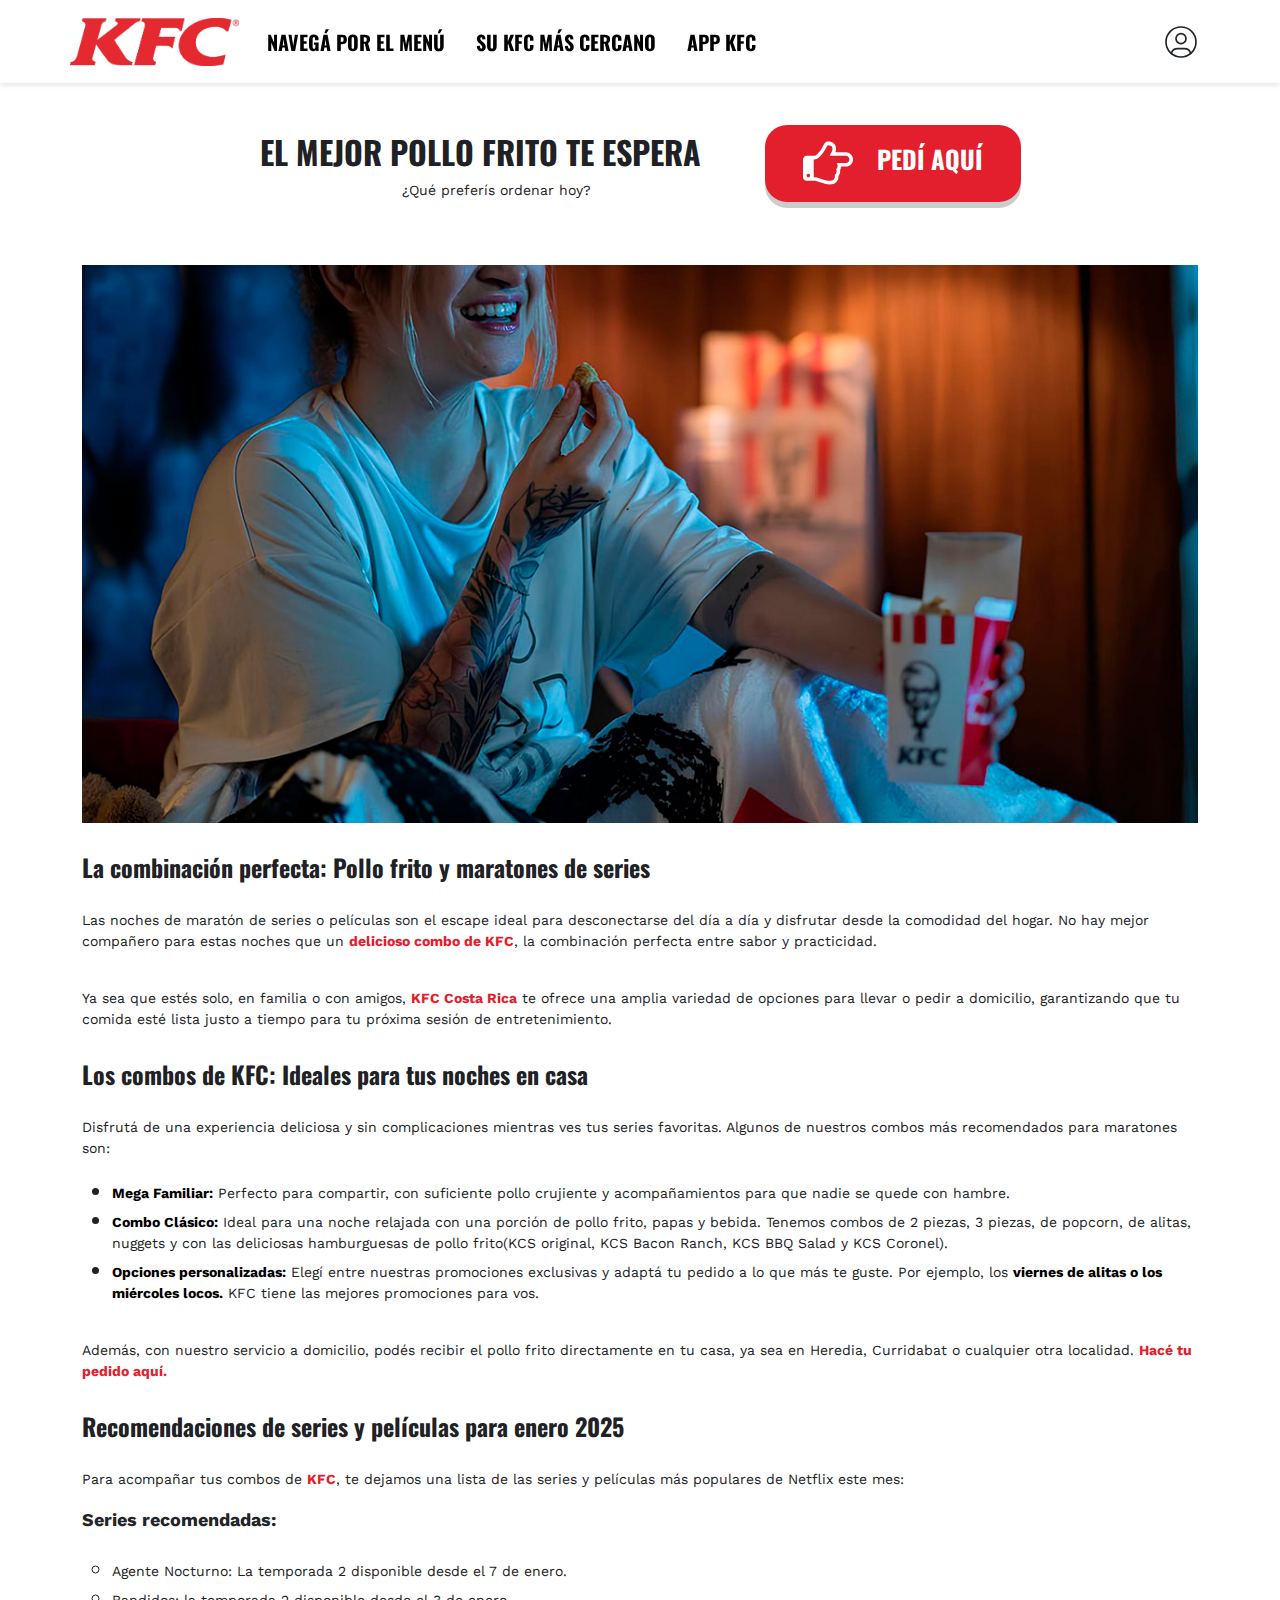
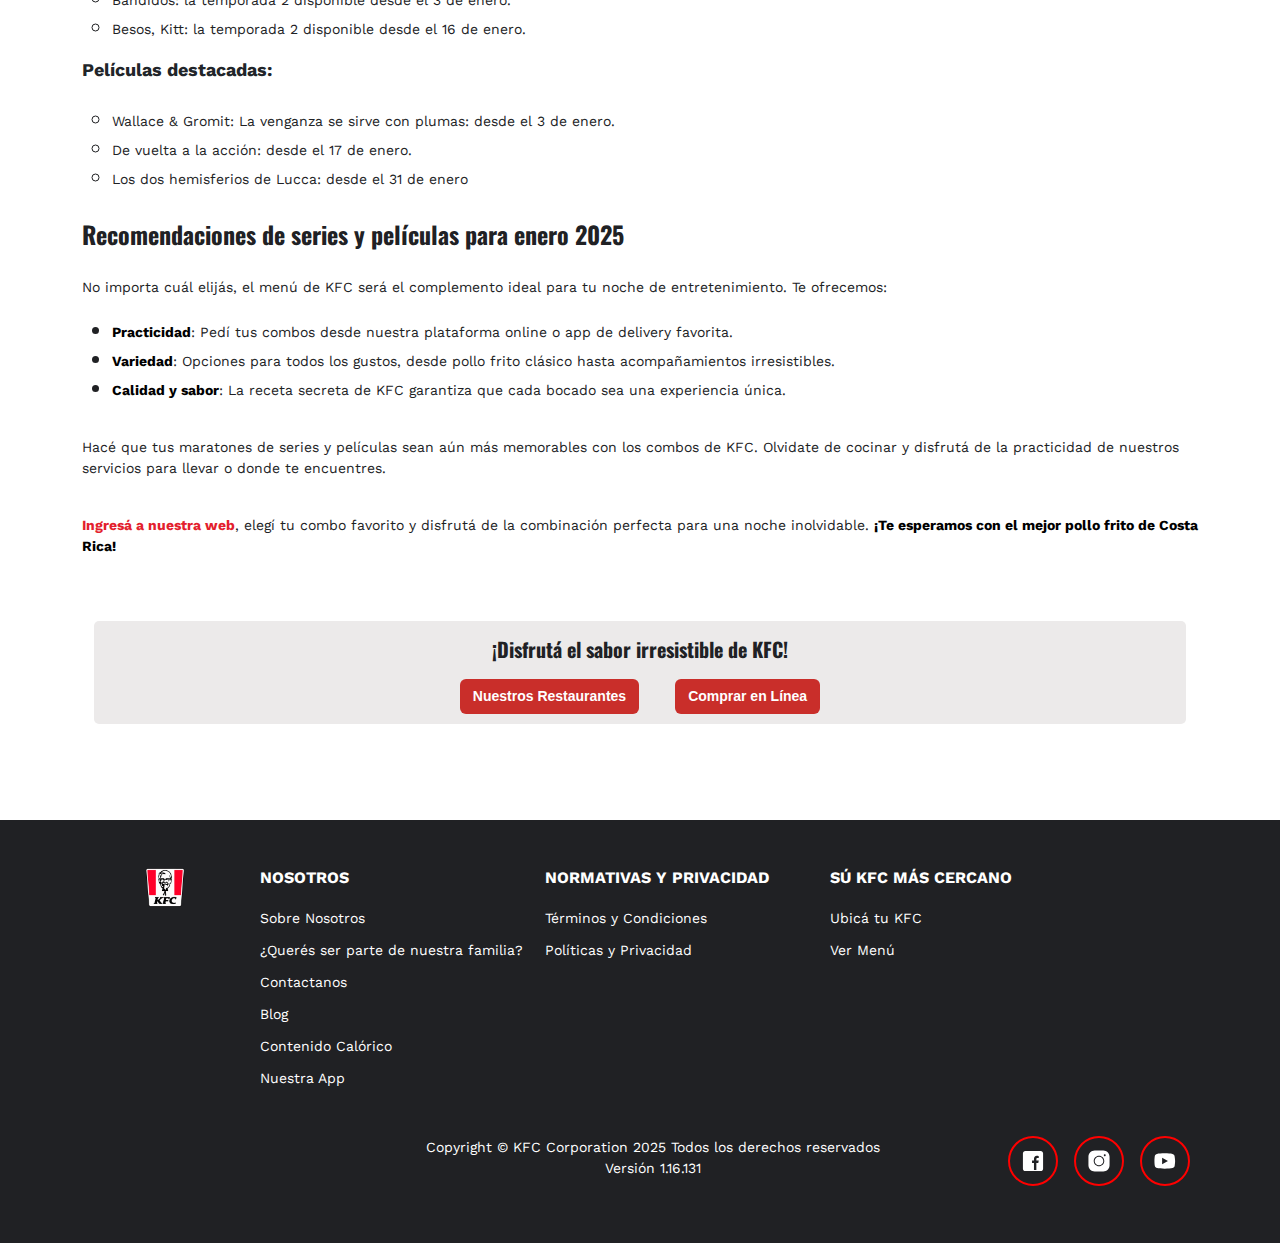
<file: artículo.html>
<!DOCTYPE html>
<html lang="en">

<head>
    <meta charset="UTF-8">
    <meta name="viewport" content="width=device-width, initial-scale=1.0">
    <link rel="shortcut icon" href="https://cdn.tictuk.com/3621329158650180/favicon.ico" type="image/x-icon">
    <title>POLLO FRITO COSTA RICA | KFC Costa Rica</title>

    <!-- BOOTSTRAP CSS -->
    <link href="https://cdn.jsdelivr.net/npm/bootstrap@5.3.3/dist/css/bootstrap.min.css" rel="stylesheet"
        integrity="sha384-QWTKZyjpPEjISv5WaRU9OFeRpok6YctnYmDr5pNlyT2bRjXh0JMhjY6hW+ALEwIH" crossorigin="anonymous">
    <script src="https://cdn.jsdelivr.net/npm/bootstrap@5.3.3/dist/js/bootstrap.bundle.min.js"
        integrity="sha384-YvpcrYf0tY3lHB60NNkmXc5s9fDVZLESaAA55NDzOxhy9GkcIdslK1eN7N6jIeHz" crossorigin="anonymous">
    </script>

    <!-- CSS -->
    <link rel="stylesheet" href="CSS/contenido_articulos.css">
    <link rel="stylesheet" href="CSS/estilos.css">

    <!-- GOOGLE FONTS -->
    <link rel="preconnect" href="https://fonts.googleapis.com">
    <link rel="preconnect" href="https://fonts.gstatic.com" crossorigin>
    <link href="https://fonts.googleapis.com/css2?family=Oswald:wght@200..700&display=swap" rel="stylesheet">

    <link rel="preconnect" href="https://fonts.googleapis.com">
    <link rel="preconnect" href="https://fonts.gstatic.com" crossorigin>
    <link href="https://fonts.googleapis.com/css2?family=Work+Sans:ital,wght@0,100..900;1,100..900&display=swap" rel="stylesheet">
</head>

<body>

    <!-- Sección - Header -->

    <header>
        <nav class="navbar navbar-expand-lg navbar-light container d-flex justify-content-between align-items-center">

            <!-- Botón hamburguesa (solo en móvil) -->
            <button class="navbar-toggler d-lg-none" type="button" data-bs-toggle="offcanvas"
                data-bs-target="#offcanvasNavbar" aria-controls="offcanvasNavbar" aria-expanded="false"
                aria-label="Toggle navigation">
                <span class="navbar-toggler-icon"></span>
            </button>

            <!-- Logo -->
            <a class="navbar-brand mx-auto mx-lg-0" href="/index.html">
                <img src="Logos KFC/logo_header.png" alt="KFC">
            </a>

            <!-- Menú de navegación (visible en desktop y tablet) -->
            <div class="collapse navbar-collapse d-lg-flex" id="navbarNav">
                <ul class="navbar-nav me-auto mb-2 mb-lg-0">
                    <li class="nav-item">
                        <a class="nav-link" href="#" data-typography="h4">NAVEGÁ POR EL MENÚ</a>
                    </li>
                    <li class="nav-item">
                        <a class="nav-link" href="#" data-typography="h4">SU KFC MÁS CERCANO</a>
                    </li>
                    <li class="nav-item">
                        <a class="nav-link" href="#" data-typography="h4">APP KFC</a>
                    </li>
                </ul>
            </div>

            <!-- Botón de usuario (visible siempre) -->
            <button class="user-icon btn" data-bs-toggle="modal" data-bs-target="#exampleModal">
                <svg xmlns="http://www.w3.org/2000/svg" width="40" height="40" viewBox="0 0 24 24" fill="none"
                    stroke="currentColor" stroke-width="1" stroke-linecap="round" stroke-linejoin="round"
                    class="icon icon-tabler icons-tabler-outline icon-tabler-user-circle">
                    <path stroke="none" d="M0 0h24v24H0z" fill="none" />
                    <path d="M12 12m-9 0a9 9 0 1 0 18 0a9 9 0 1 0 -18 0" />
                    <path d="M12 10m-3 0a3 3 0 1 0 6 0a3 3 0 1 0 -6 0" />
                    <path d="M6.168 18.849a4 4 0 0 1 3.832 -2.849h4a4 4 0 0 1 3.834 2.855" />
                </svg>
            </button>

        </nav>
    </header>

    <!-- Sección - Offcanvas Menu Hamburguesa (solo en Mobile) -->

    <div class="offcanvas offcanvas-start d-lg-none" tabindex="-1" id="offcanvasNavbar"
        aria-labelledby="offcanvasNavbarLabel">

        <div class="offcanvas-header">
            <!-- Logo en lugar de "Menú" -->
            <a class="navbar-brand mx-auto mx-lg-0" href="/index.html">
                <img src="Logos KFC/logo_header.png" alt="KFC">
            </a>
            <!-- Botón de cierre -->
            <button type="button" class="btn-close text-reset custom-close" data-bs-dismiss="offcanvas"
                aria-label="Close"></button>
        </div>

        <div class="offcanvas-body d-flex flex-column">

            <ul class="navbar-nav me-auto mb-2 mb-lg-0">

                <li class="nav-item">
                    <a class="nav-link" href="#">NAVEGÁ POR EL MENÚ</a>
                </li>
                <li class="nav-item">
                    <a class="nav-link" href="#">SU KFC MÁS CERCANO</a>
                </li>
                <li class="nav-item">
                    <a class="nav-link" href="#">APP KFC</a>
                </li>
                <li class="nav-item">
                    <div class="accordion accordion-flush" id="accordionFlushExample">
                        <div class="accordion-item">
                            <h2 class="accordion-header">
                                <button class="accordion-button collapsed" type="button" data-bs-toggle="collapse"
                                    data-bs-target="#flush-collapseOne" aria-expanded="false"
                                    aria-controls="flush-collapseOne">
                                    <a class="nav-link" id="item-accordion" href="#">HORARIOS</a>
                                </button>
                            </h2>
                            <div id="flush-collapseOne" class="accordion-collapse collapse"
                                data-bs-parent="#accordionFlushExample">
                                <div class="accordion-body">
                                    <div class="row d-flex">
                                        <div class="col-3 day">
                                            <p><b>Domingo</b></p>
                                        </div>
                                        <div class="col info">
                                            <p>00:00AM - 08:30AM</p>
                                            <p>09:00AM - 06:00PM</p>
                                        </div>
                                    </div>
                                    <div class="row d-flex">
                                        <div class="col-3 day">
                                            <p><b>Lunes</b></p>
                                        </div>
                                        <div class="col info">
                                            <p>00:00AM - 08:30AM</p>
                                            <p>09:00AM - 06:00PM</p>
                                        </div>
                                    </div>
                                    <div class="row d-flex">
                                        <div class="col-3 day">
                                            <p><b>Martes</b></p>
                                        </div>
                                        <div class="col info">
                                            <p>00:00AM - 08:30AM</p>
                                            <p>09:00AM - 06:00PM</p>
                                        </div>
                                    </div>
                                    <div class="row d-flex">
                                        <div class="col-3 day">
                                            <p><b>Miércoles</b></p>
                                        </div>
                                        <div class="col info">
                                            <p>00:00AM - 08:30AM</p>
                                            <p>09:00AM - 06:00PM</p>
                                        </div>
                                    </div>
                                    <div class="row d-flex">
                                        <div class="col-3 day">
                                            <p><b>Jueves</b></p>
                                        </div>
                                        <div class="col info">
                                            <p>00:00AM - 08:30AM</p>
                                            <p>09:00AM - 06:00PM</p>
                                        </div>
                                    </div>
                                    <div class="row d-flex">
                                        <div class="col-3 day">
                                            <p><b>Viernes</b></p>
                                        </div>
                                        <div class="col info">
                                            <p>00:00AM - 08:30AM</p>
                                            <p>09:00AM - 06:00PM</p>
                                        </div>
                                    </div>
                                </div>
                            </div>
                        </div>
                    </div>
                </li>

            </ul>

            <!-- Iconos de redes sociales -->
            <div class="social-icons-canvas mt-auto text-center">
                <button href="https://www.facebook.com/" class="me-2">
                    <img src="Iconos Redes sociales/icon_black_facebook.svg" alt="facebook" width="25px">
                </button>
                <button href="https://www.instagram.com/" class="me-2">
                    <img src="Iconos Redes sociales/icon_black_instagram.svg" alt="instragram" width="25px">
                </button>
                <button href="https://www.youtube.com/">
                    <img src="Iconos Redes sociales/icon_black_youtube.svg" alt="youtube" width="25px">
                </button>
            </div>

        </div>

    </div>

    <!-- Sección - Modal Login -->

    <div class="modal fade" id="exampleModal" tabindex="-1" aria-labelledby="exampleModalLabel" aria-hidden="true">

        <div class="modal-dialog">

            <div class="modal-content">

                <div class="modal-header">

                    <button type="button" class="btn-close btn-danger" data-bs-dismiss="modal"
                        aria-label="Close"></button>

                </div>

                <div class="modal-body">

                    <img class="modal-title img-fluid" id="exampleModalLabel" src="Logos KFC/logo_header.png" alt="KFC">

                    <h3>INICIÁ SESIÓN O CREÁ TU CUENTA KFC</h3>

                    <form>
                        <div class="mb-3">
                            <label for="input" id="correo" class="col-form-label">CORREO ELECTRÓNICO</label>
                            <input type="text" class="form-control" id="input_email"
                                placeholder="Ingresá tu correo electronico">
                        </div>
                        <div class="mb-3">
                            <label for="input" id="contraseña" class="col-form-label">CONTRASEÑA</label>
                            <input class="form-control" id="input_contraseña" placeholder="Ingresá tu contraseña">
                        </div>
                        <p>Al iniciar sesión, aceptás nuestras <a href="">Políticas de privacidad</a> así como los <a
                                href="">Términos y condiciones</a>.</p>
                        <div class="mt-3 botones_login">
                            <button type="button" class="btn-olvidasteContraseña" data-bs-dismiss="modal">¿Olvidaste la
                                contraseña?</button>
                            <button type="button" class="btn-ingresar btn-danger">INGRESAR</button>
                            <button type="button" class="btn-crearCuenta">Crear cuenta</button>
                        </div>
                    </form>

                </div>

                <div class="modal-footer">

                </div>

            </div>

        </div>

    </div>

    <!-- Sección - Pedí Aquí -->

    <section class="seccion_pediAqui">

        <div class="container">

            <div class="section-title">

                <div class="row">

                    <div class="col-1"></div>

                    <div class="seccion_pediAqui">

                        <div class="titulo_pediAqui">

                            <h1>EL MEJOR POLLO FRITO TE ESPERA</h1>
                            <p>¿Qué preferís ordenar hoy?</p>

                        </div>

                        <div class="button-container">

                            <button id="button_pediAqui">

                                <img src="iconos varios/icono_mano.svg" alt="PEDÍ AQUÍ" data-typography="h5">PEDÍ AQUÍ

                            </button>

                        </div>

                    </div>

                    <div class="col-1"></div>

                </div>

            </div>

        </div>

    </section>

    <!-- Sección - Artículo -->

    <div class="container contenido_articulo mt-5 mb-5">

        <!-- Imagen - Portada Artículo -->
        <div class=" col-sm-12 col-md-12 col-lg-12 imagen_articulo">

            <img src="imagenes_blog/combinacion_perfecta.jpg" class="img-fluid"
                alt="La combinación perfecta: Pollo frito y maratones de series">

        </div>

        <!-- Contenido - Artículo-->
        <div class="col-sm-12 col-md-12 col-lg-12">

            <h1>La combinación perfecta: Pollo frito y maratones de series</h1>

            <p>Las noches de maratón de series o películas son el escape ideal para desconectarse
                del día a día y disfrutar desde la comodidad del hogar. No hay mejor compañero para estas noches que un
                <a href="">delicioso combo de KFC</a>, la combinación perfecta entre sabor y practicidad.
            </p>

            <p>Ya sea que estés solo, en familia o con amigos, <a href="index.html">KFC Costa Rica</a> te ofrece
                una amplia variedad de opciones para llevar o pedir a domicilio, garantizando que tu comida esté lista
                justo a tiempo para tu próxima sesión de entretenimiento.
            </p>

            <h2>Los combos de KFC: Ideales para tus noches en casa</h2>

            <p>Disfrutá de una experiencia deliciosa y sin complicaciones mientras ves tus series
                favoritas. Algunos de nuestros combos más recomendados para maratones son:
            </p>

            <ul>

                <li><span>Mega Familiar:</span> Perfecto para compartir, con suficiente pollo crujiente
                    y acompañamientos para que nadie se quede con hambre.
                </li>
                <li><span>Combo Clásico:</span> Ideal para una noche relajada con una porción de pollo
                    frito, papas y bebida. Tenemos combos de 2 piezas, 3 piezas, de popcorn, de alitas, nuggets y con
                    las deliciosas hamburguesas de pollo frito(KCS original, KCS Bacon Ranch, KCS BBQ Salad y KCS Coronel).
                </li>
                <li><span>Opciones personalizadas:</span> Elegí entre nuestras promociones exclusivas y
                    adaptá tu pedido a lo que más te guste. Por ejemplo, los <span>viernes de alitas o los miércoles
                    locos.</span> KFC tiene las mejores promociones para vos.
                </li>

            </ul>

            <p>Además, con nuestro servicio a domicilio, podés recibir el pollo frito directamente
                en tu casa, ya sea en Heredia, Curridabat o cualquier otra localidad. <a href="">Hacé tu pedido aquí.</a>
            </p>

            <h2>Recomendaciones de series y películas para enero 2025</h2>

            <p>Para acompañar tus combos de <a href="index.html">KFC</a>, te dejamos una lista
                de las series y películas más populares de Netflix este mes:
            </p>

            <b>Series recomendadas:</b>

            <ul id="ul_circle">

                <li>Agente Nocturno: La temporada 2 disponible desde el 7 de enero.</li>
                <li>Bandidos: la temporada 2 disponible desde el 3 de enero.</li>
                <li>Besos, Kitt: la temporada 2 disponible desde el 16 de enero.</li>

            </ul>

            <b>Películas destacadas:</b>

            <ul id="ul_circle">

                <li>Wallace & Gromit: La venganza se sirve con plumas: desde el 3 de enero.</li>
                <li>De vuelta a la acción: desde el 17 de enero.</li>
                <li>Los dos hemisferios de Lucca: desde el 31 de enero</li>

            </ul>

            <h2>Recomendaciones de series y películas para enero 2025</h2>

            <p>No importa cuál elijás, el menú de KFC será el complemento ideal para tu noche de
                entretenimiento. Te ofrecemos:
            </p>

            <ul>

                <li><span>Practicidad</span>: Pedí tus combos desde
                    nuestra plataforma online o app de delivery favorita.
                </li>
                <li><span>Variedad</span>: Opciones para todos los
                    gustos, desde pollo frito clásico hasta acompañamientos irresistibles.
                </li>
                <li><span>Calidad y sabor</span>: La receta secreta de
                    KFC garantiza que cada bocado sea una experiencia única.
                </li>

            </ul>

            <p>Hacé que tus maratones de series y películas sean aún más memorables con los combos
                de KFC. Olvidate de cocinar y disfrutá de la practicidad de nuestros servicios para
                llevar o donde te encuentres.
            </p>

            <p><a href="">Ingresá a nuestra web</a>, elegí tu combo favorito y disfrutá de
                la combinación perfecta para una noche inolvidable. <span>¡Te esperamos con el mejor pollo
                frito de Costa Rica!</span>
            </p>

        </div>

        <!-- Botones - Artículo -->
        <div class="container d-flex justify-content-center">

            <div class="col-sm-12 col-md-12 col-lg-10 text-center botones_articulo mt-5 mb-5">

                <div class="row">

                    <div class="col-sm-12 col-md-12 col-lg-10">
                        <h3>¡Disfrutá el sabor irresistible de KFC!</h3>
                    </div>

                    <div class="col-sm-12 col-md-12 col-lg-10">

                        <div class="d-flex justify-content-center gap-3">
                            <a href="" class="btn">Nuestros Restaurantes</a>
                            <a href="" class="btn">Comprar en Línea</a>
                        </div>

                    </div>

                </div>

            </div>

        </div>

    </div>

    <!-- Sección - Footer -->

    <footer class="py-5">

        <div class="container">

            <div class="row">

                <!-- Columna 1: Logo -->
                <div class="col-md-2 text-center mb-3 mb-md-0 logokfc_footer">

                    <img src="Logos KFC/logo_KFC.png" alt="Logo KFC" class="img-fluid">

                </div>

                <!-- Columna 2: Nosotros -->
                <div class="col-md-3 mb-3 col-nosotros">

                    <div class="d-md-block d-none">

                        <h5 class="fw-bold">NOSOTROS</h5>

                        <ul class="list-unstyled">

                            <li>
                                <a href="#">Sobre Nosotros</a>
                            </li>
                            <li>
                                <a href="#">¿Querés ser parte de nuestra familia?</a>
                            </li>
                            <li>
                                <a href="#">Contactanos</a>
                            </li>
                            <li>
                                <a href="blog.html">Blog</a>
                            </li>
                            <li>
                                <a href="#">Contenido Calórico</a>
                            </li>
                            <li>
                                <a href="#">Nuestra App</a>
                            </li>

                        </ul>

                    </div>

                </div>

                <!-- Columna 3: Normativas -->
                <div class="col-md-3 mb-3 col-normativas">

                    <div class="d-md-block d-none">

                        <h5 class="fw-bold">NORMATIVAS Y PRIVACIDAD</h5>

                        <ul class="list-unstyled">
                            <li>
                                <a href="#">Términos y Condiciones</a>
                            </li>
                            <li>
                                <a href="#">Políticas y Privacidad</a>
                            </li>
                        </ul>

                    </div>

                </div>

                <!-- Columna 4: Su KFC más cercano -->
                <div class="col-md-3 mb-3 col-ubicacion">

                    <div class="d-md-block d-none">

                        <h5 class="fw-bold">SÚ KFC MÁS CERCANO</h5>

                        <ul class="list-unstyled">

                            <li><a href="#">Ubicá tu KFC</a></li>
                            <li><a href="#">Ver Menú</a></li>

                        </ul>

                    </div>

                </div>

            </div>

            <!-- Acordeón para móviles -->

            <div class="d-md-none">

                <!-- Acordeón: Nosotros -->

                <div class="accordion-item border-top border-danger">

                    <button class="accordion-button" type="button" data-bs-toggle="collapse" data-bs-target="#nosotros"
                        aria-expanded="false">
                        NOSOTROS

                        <!-- Ícono de flecha -->

                        <span class="accordion-icon">

                            <svg class="icon-caret-down" xmlns="http://www.w3.org/2000/svg" width="24" height="24"
                                viewBox="0 0 24 24" fill="currentColor">
                                <path
                                    d="M18 9c.852 0 1.297 .986 .783 1.623l-.076 .084l-6 6a1 1 0 0 1 -1.32 .083l-.094 -.083l-6 -6l-.083 -.094l-.054 -.077l-.054 -.096l-.017 -.036l-.027 -.067l-.032 -.108l-.01 -.053l-.01 -.06l-.004 -.057v-.118l.005 -.058l.009 -.06l.01 -.052l.032 -.108l.027 -.067l.07 -.132l.065 -.09l.073 -.081l.094 -.083l.077 -.054l.096 -.054l.036 -.017l.067 -.027l.108 -.032l.053 -.01l.06 -.01l.057 -.004l12.059 -.002z" />
                            </svg>

                            <svg class="icon-caret-up" xmlns="http://www.w3.org/2000/svg" width="24" height="24"
                                viewBox="0 0 24 24" fill="currentColor">
                                <path
                                    d="M11.293 7.293a1 1 0 0 1 1.32 -.083l.094 .083l6 6l.083 .094l.054 .077l.054 .096l.017 .036l.027 .067l.032 .108l.01 .053l.01 .06l.004 .057l.002 .059l-.002 .059l-.005 .058l-.009 .06l-.01 .052l-.032 .108l-.027 .067l-.07 .132l-.065 .09l-.073 .081l-.094 .083l-.077 .054l-.096 .054l-.036 .017l-.067 .027l-.108 .032l-.053 .01l-.06 .01l-.057 .004l-.059 .002h-12c-.852 0 -1.297 -.986 -.783 -1.623l.076 -.084l6 -6z" />
                            </svg>

                        </span>

                    </button>

                    <div id="nosotros" class="accordion-collapse collapse">

                        <ul class="list-unstyled px-3">

                            <li><a href="#">Sobre nosotros</a></li>
                            <li><a href="#">¿Querés ser parte de nuestra familia?</a></li>
                            <li><a href="#">Contactanos</a></li>
                            <li><a href="blog.html">Blog</a></li>
                            <li><a href="#">Contenido Calórico</a></li>
                            <li><a href="#">Nuestra App</a></li>

                        </ul>

                    </div>

                </div>

                <!-- Acordeón: Normativas -->

                <div class="accordion-item border-top  border-danger mt-2">

                    <button class="accordion-button" type="button" data-bs-toggle="collapse"
                        data-bs-target="#normativas" aria-expanded="false">
                        NORMATIVAS Y PRIVACIDAD

                        <!-- Ícono de flecha -->
                        <span class="accordion-icon">

                            <svg class="icon-caret-down" xmlns="http://www.w3.org/2000/svg" width="24" height="24"
                                viewBox="0 0 24 24" fill="currentColor">
                                <path
                                    d="M18 9c.852 0 1.297 .986 .783 1.623l-.076 .084l-6 6a1 1 0 0 1 -1.32 .083l-.094 -.083l-6 -6l-.083 -.094l-.054 -.077l-.054 -.096l-.017 -.036l-.027 -.067l-.032 -.108l-.01 -.053l-.01 -.06l-.004 -.057v-.118l.005 -.058l.009 -.06l.01 -.052l.032 -.108l.027 -.067l.07 -.132l.065 -.09l.073 -.081l.094 -.083l.077 -.054l.096 -.054l.036 -.017l.067 -.027l.108 -.032l.053 -.01l.06 -.01l.057 -.004l12.059 -.002z" />
                            </svg>

                            <svg class="icon-caret-up" xmlns="http://www.w3.org/2000/svg" width="24" height="24"
                                viewBox="0 0 24 24" fill="currentColor">
                                <path
                                    d="M11.293 7.293a1 1 0 0 1 1.32 -.083l.094 .083l6 6l.083 .094l.054 .077l.054 .096l.017 .036l.027 .067l.032 .108l.01 .053l.01 .06l.004 .057l.002 .059l-.002 .059l-.005 .058l-.009 .06l-.01 .052l-.032 .108l-.027 .067l-.07 .132l-.065 .09l-.073 .081l-.094 .083l-.077 .054l-.096 .054l-.036 .017l-.067 .027l-.108 .032l-.053 .01l-.06 .01l-.057 .004l-.059 .002h-12c-.852 0 -1.297 -.986 -.783 -1.623l.076 -.084l6 -6z" />
                            </svg>

                        </span>

                    </button>

                    <div id="normativas" class="accordion-collapse collapse">

                        <ul class="list-unstyled px-3">

                            <li><a href="#">Términos y Condiciones</a></li>
                            <li><a href="#">Políticas y Privacidad</a></li>

                        </ul>

                    </div>

                </div>

                <!-- Acordeón: Su KFC más cercano -->

                <div class="accordion-item border-top border-bottom border-danger mt-2">

                    <button class="accordion-button" type="button" data-bs-toggle="collapse" data-bs-target="#ubicacion"
                        aria-expanded="false">
                        SÚ KFC MÁS CERCANO

                        <!-- Ícono de flecha -->

                        <span class="accordion-icon">

                            <svg class="icon-caret-down" xmlns="http://www.w3.org/2000/svg" width="24" height="24"
                                viewBox="0 0 24 24" fill="currentColor">
                                <path
                                    d="M18 9c.852 0 1.297 .986 .783 1.623l-.076 .084l-6 6a1 1 0 0 1 -1.32 .083l-.094 -.083l-6 -6l-.083 -.094l-.054 -.077l-.054 -.096l-.017 -.036l-.027 -.067l-.032 -.108l-.01 -.053l-.01 -.06l-.004 -.057v-.118l.005 -.058l.009 -.06l.01 -.052l.032 -.108l.027 -.067l.07 -.132l.065 -.09l.073 -.081l.094 -.083l.077 -.054l.096 -.054l.036 -.017l.067 -.027l.108 -.032l.053 -.01l.06 -.01l.057 -.004l12.059 -.002z" />
                            </svg>
                            <svg class="icon-caret-up" xmlns="http://www.w3.org/2000/svg" width="24" height="24"
                                viewBox="0 0 24 24" fill="currentColor">
                                <path
                                    d="M11.293 7.293a1 1 0 0 1 1.32 -.083l.094 .083l6 6l.083 .094l.054 .077l.054 .096l.017 .036l.027 .067l.032 .108l.01 .053l.01 .06l.004 .057l.002 .059l-.002 .059l-.005 .058l-.009 .06l-.01 .052l-.032 .108l-.027 .067l-.07 .132l-.065 .09l-.073 .081l-.094 .083l-.077 .054l-.096 .054l-.036 .017l-.067 .027l-.108 .032l-.053 .01l-.06 .01l-.057 .004l-.059 .002h-12c-.852 0 -1.297 -.986 -.783 -1.623l.076 -.084l6 -6z" />
                            </svg>

                        </span>

                    </button>

                    <div id="ubicacion" class="accordion-collapse collapse">

                        <ul class="list-unstyled px-3">
                            <li><a href="#">Ubicá tu KFC</a></li>
                            <li><a href="#">Ver Menú</a></li>
                        </ul>

                    </div>

                </div>

            </div>

            <!-- Redes Sociales - Copyright -->

            <div class="row mt-2" id="Columna_copyright">

                <div class="col-12 col-md-2 d-flex justify-content-center justify-content-md-end align-items-center order-1 order-md-2"
                    id="borde_redessociales">

                    <div class="circle-container mx-2">

                        <a href="https://www.facebook.com/" target="_blank">
                            <img src="Iconos Redes sociales/icono_facebook.svg" class="img_redes" alt="facebook" />
                        </a>

                    </div>

                    <div class="circle-container mx-2">

                        <a href="https://www.instagram.com/" target="_blank">
                            <img src="Iconos Redes sociales/icono_instagram.svg" class="img_redes" alt="instagram" />
                        </a>

                    </div>

                    <div class="circle-container mx-2">

                        <a href="https://www.youtube.com/" target="_blank">
                            <img src="Iconos Redes sociales/icono_youtube.svg" class="img_redes" alt="youtube" />
                        </a>

                    </div>

                </div>

                <!-- Copyright -->

                <div class="col-12 col-md-10 d-flex justify-content-center align-items-center order-2 order-md-1"
                    id="copyright_footer">

                    <div class="text-center">

                        <p>
                            Copyright © KFC Corporation 2025 Todos los derechos reservados
                            <br />
                            Versión 1.16.131
                        </p>

                    </div>

                </div>

            </div>

        </div>

    </footer>

</body>

</html>
</file>
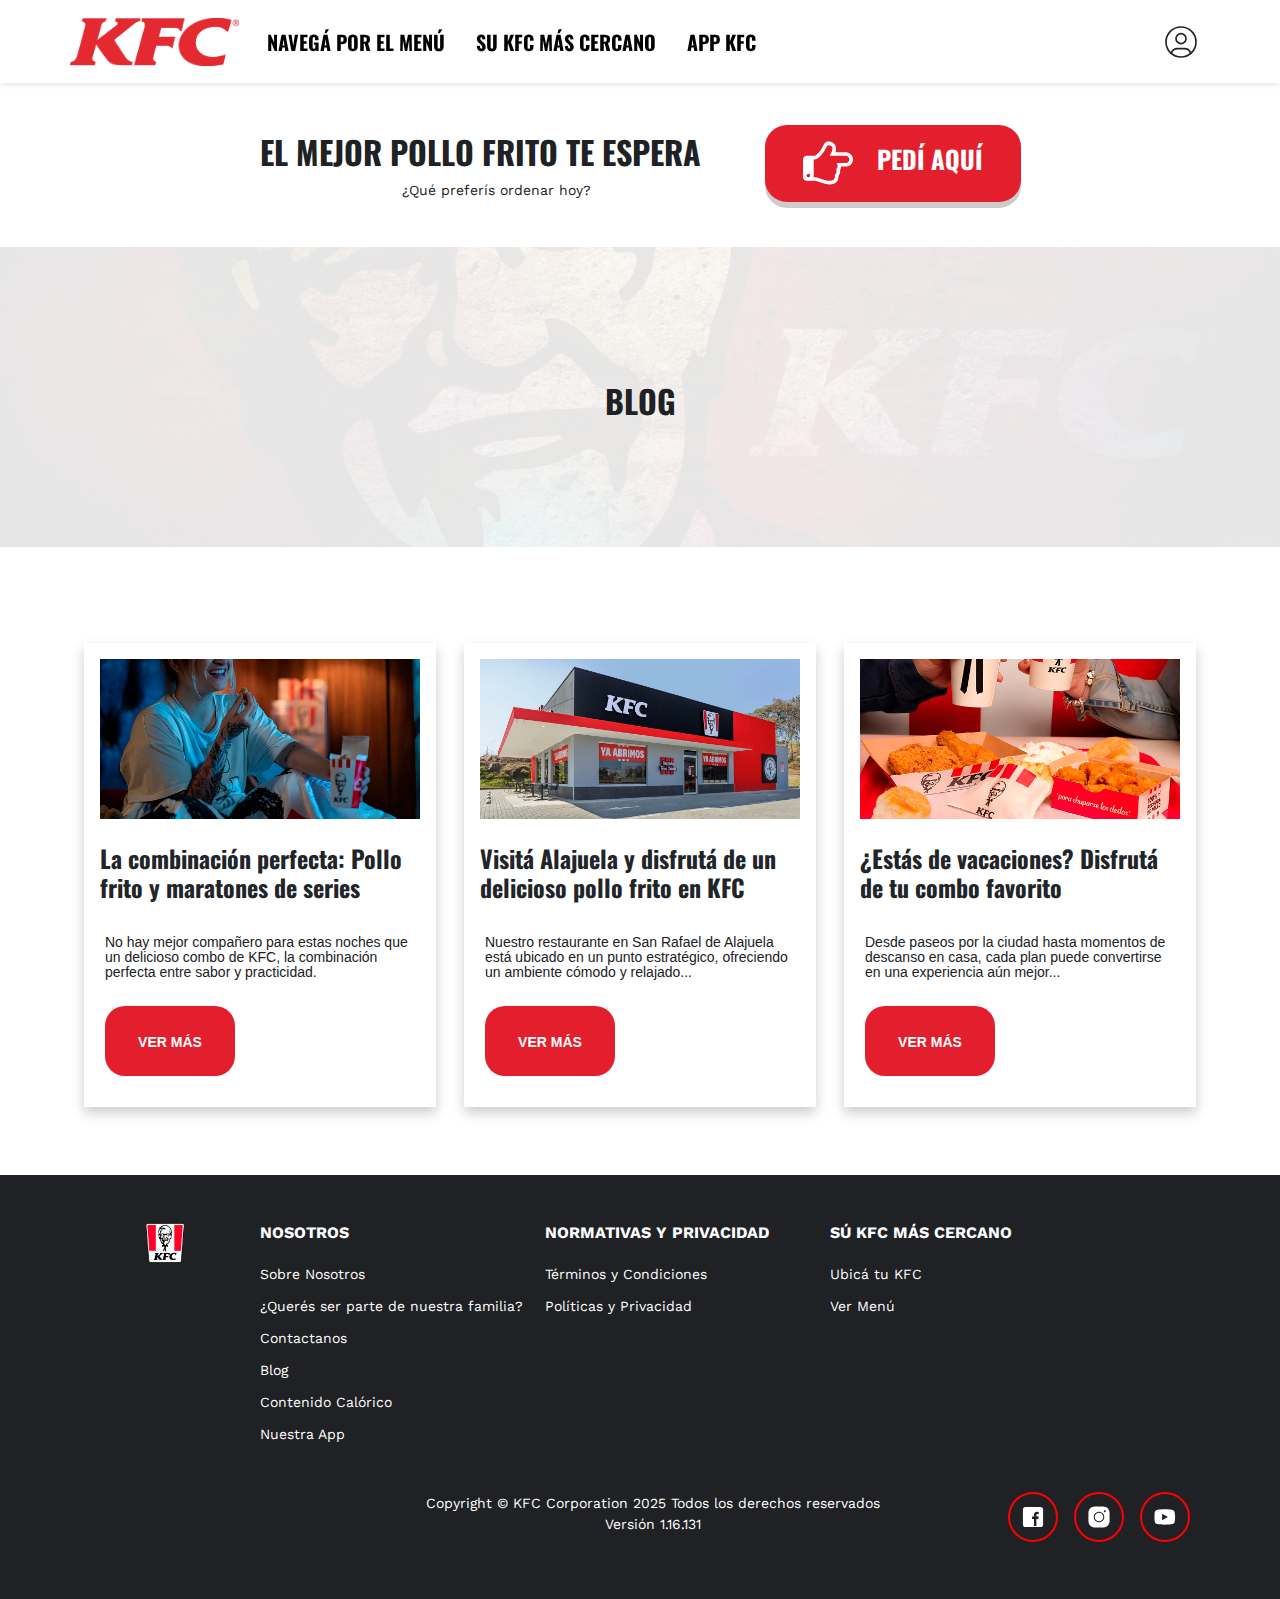
<file: blog.html>
<!DOCTYPE html>
<html lang="en">

<head>
    <meta charset="UTF-8">
    <meta name="viewport" content="width=device-width, initial-scale=1.0">
    <link rel="shortcut icon" href="https://cdn.tictuk.com/3621329158650180/favicon.ico" type="image/x-icon">
    <title>POLLO FRITO COSTA RICA | KFC Costa Rica</title>

    <!-- BOOTSTRAP CSS -->
    <link href="https://cdn.jsdelivr.net/npm/bootstrap@5.3.3/dist/css/bootstrap.min.css" rel="stylesheet"
        integrity="sha384-QWTKZyjpPEjISv5WaRU9OFeRpok6YctnYmDr5pNlyT2bRjXh0JMhjY6hW+ALEwIH" crossorigin="anonymous">
    <script src="https://cdn.jsdelivr.net/npm/bootstrap@5.3.3/dist/js/bootstrap.bundle.min.js"
        integrity="sha384-YvpcrYf0tY3lHB60NNkmXc5s9fDVZLESaAA55NDzOxhy9GkcIdslK1eN7N6jIeHz" crossorigin="anonymous">
    </script>

    <!-- CSS -->
    <link rel="stylesheet" href="CSS/blog.css">
    <link rel="stylesheet" href="CSS/estilos.css">

    <!-- GOOGLE FONTS -->
    <link rel="preconnect" href="https://fonts.googleapis.com">
    <link rel="preconnect" href="https://fonts.gstatic.com" crossorigin>
    <link href="https://fonts.googleapis.com/css2?family=Oswald:wght@200..700&display=swap" rel="stylesheet">

    <link rel="preconnect" href="https://fonts.googleapis.com">
    <link rel="preconnect" href="https://fonts.gstatic.com" crossorigin>
    <link href="https://fonts.googleapis.com/css2?family=Work+Sans:ital,wght@0,100..900;1,100..900&display=swap" rel="stylesheet">
</head>

<body>

    <!-- Sección - Header -->

    <header>
        <nav class="navbar navbar-expand-lg navbar-light container d-flex justify-content-between align-items-center">
            <!-- Botón hamburguesa (solo en móvil) -->
            <button class="navbar-toggler d-lg-none" type="button" data-bs-toggle="offcanvas"
                data-bs-target="#offcanvasNavbar" aria-controls="offcanvasNavbar" aria-expanded="false"
                aria-label="Toggle navigation">
                <span class="navbar-toggler-icon"></span>
            </button>

            <!-- Logo -->
            <a class="navbar-brand mx-auto mx-lg-0" href="/index.html">
                <img src="Logos KFC/logo_header.png" alt="KFC">
            </a>

            <!-- Menú de navegación (visible en desktop y tablet) -->
            <div class="collapse navbar-collapse d-lg-flex" id="navbarNav">
                <ul class="navbar-nav me-auto mb-2 mb-lg-0">
                    <li class="nav-item">
                        <a class="nav-link" href="#" data-typography="h4">NAVEGÁ POR EL MENÚ</a>
                    </li>
                    <li class="nav-item">
                        <a class="nav-link" href="#" data-typography="h4">SU KFC MÁS CERCANO</a>
                    </li>
                    <li class="nav-item">
                        <a class="nav-link" href="#" data-typography="h4">APP KFC</a>
                    </li>
                </ul>
            </div>
            <!-- Botón de usuario (visible siempre) -->
            <button class="user-icon btn" data-bs-toggle="modal" data-bs-target="#exampleModal">
                <svg xmlns="http://www.w3.org/2000/svg" width="40" height="40" viewBox="0 0 24 24" fill="none"
                    stroke="currentColor" stroke-width="1" stroke-linecap="round" stroke-linejoin="round"
                    class="icon icon-tabler icons-tabler-outline icon-tabler-user-circle">
                    <path stroke="none" d="M0 0h24v24H0z" fill="none" />
                    <path d="M12 12m-9 0a9 9 0 1 0 18 0a9 9 0 1 0 -18 0" />
                    <path d="M12 10m-3 0a3 3 0 1 0 6 0a3 3 0 1 0 -6 0" />
                    <path d="M6.168 18.849a4 4 0 0 1 3.832 -2.849h4a4 4 0 0 1 3.834 2.855" />
                </svg>
            </button>
        </nav>
    </header>

    <!-- Sección - Offcanvas Menu Hamburguesa (solo en Mobile) -->

    <div class="offcanvas offcanvas-start d-lg-none" tabindex="-1" id="offcanvasNavbar"
        aria-labelledby="offcanvasNavbarLabel">

        <div class="offcanvas-header">

            <!-- Logo en lugar de "Menú" -->
            <a class="navbar-brand mx-auto mx-lg-0" href="/index.html">
                <img src="Logos KFC/logo_header.png" alt="">
            </a>

            <!-- Botón de cierre -->
            <button type="button" class="btn-close text-reset custom-close" data-bs-dismiss="offcanvas"
                aria-label="Close"></button>
        </div>

        <div class="offcanvas-body d-flex flex-column">

            <ul class="navbar-nav me-auto mb-2 mb-lg-0">

                <li class="nav-item">
                    <a class="nav-link" href="#">NAVEGÁ POR EL MENÚ</a>
                </li>
                <li class="nav-item">
                    <a class="nav-link" href="#">SU KFC MÁS CERCANO</a>
                </li>
                <li class="nav-item">
                    <a class="nav-link" href="#">APP KFC</a>
                </li>
                <li class="nav-item">
                    <div class="accordion accordion-flush" id="accordionFlushExample">
                        <div class="accordion-item">
                            <h2 class="accordion-header">
                                <button class="accordion-button collapsed" type="button" data-bs-toggle="collapse"
                                    data-bs-target="#flush-collapseOne" aria-expanded="false"
                                    aria-controls="flush-collapseOne">
                                    <a class="nav-link" id="item-accordion" href="#">HORARIOS</a>
                                </button>
                            </h2>
                            <div id="flush-collapseOne" class="accordion-collapse collapse"
                                data-bs-parent="#accordionFlushExample">
                                <div class="accordion-body">
                                    <div class="row d-flex">
                                        <div class="col-3 day">
                                            <p><b>Domingo</b></p>
                                        </div>
                                        <div class="col info">
                                            <p>00:00AM - 08:30AM</p>
                                            <p>09:00AM - 06:00PM</p>
                                        </div>
                                    </div>
                                    <div class="row d-flex">
                                        <div class="col-3 day">
                                            <p><b>Lunes</b></p>
                                        </div>
                                        <div class="col info">
                                            <p>00:00AM - 08:30AM</p>
                                            <p>09:00AM - 06:00PM</p>
                                        </div>
                                    </div>
                                    <div class="row d-flex">
                                        <div class="col-3 day">
                                            <p><b>Martes</b></p>
                                        </div>
                                        <div class="col info">
                                            <p>00:00AM - 08:30AM</p>
                                            <p>09:00AM - 06:00PM</p>
                                        </div>
                                    </div>
                                    <div class="row d-flex">
                                        <div class="col-3 day">
                                            <p><b>Miércoles</b></p>
                                        </div>
                                        <div class="col info">
                                            <p>00:00AM - 08:30AM</p>
                                            <p>09:00AM - 06:00PM</p>
                                        </div>
                                    </div>
                                    <div class="row d-flex">
                                        <div class="col-3 day">
                                            <p><b>Jueves</b></p>
                                        </div>
                                        <div class="col info">
                                            <p>00:00AM - 08:30AM</p>
                                            <p>09:00AM - 06:00PM</p>
                                        </div>
                                    </div>
                                    <div class="row d-flex">
                                        <div class="col-3 day">
                                            <p><b>Viernes</b></p>
                                        </div>
                                        <div class="col info">
                                            <p>00:00AM - 08:30AM</p>
                                            <p>09:00AM - 06:00PM</p>
                                        </div>
                                    </div>
                                </div>
                            </div>
                        </div>
                    </div>
                </li>

            </ul>

            <!-- Iconos de redes sociales -->
            <div class="social-icons-canvas mt-auto text-center">
                <button href="https://www.facebook.com/" class="me-2">
                    <img src="Iconos Redes sociales/icon_black_facebook.svg" alt="facebook" width="25px">
                </button>
                <button href="https://www.instagram.com/" class="me-2">
                    <img src="Iconos Redes sociales/icon_black_instagram.svg" alt="instragram" width="25px">
                </button>
                <button href="https://www.youtube.com/">
                    <img src="Iconos Redes sociales/icon_black_youtube.svg" alt="youtube" width="25px">
                </button>
            </div>

        </div>

    </div>

    <!-- Sección - Modal Login -->

    <div class="modal fade" id="exampleModal" tabindex="-1" aria-labelledby="exampleModalLabel" aria-hidden="true">

        <div class="modal-dialog">

            <div class="modal-content">

                <div class="modal-header">

                    <button type="button" class="btn-close btn-danger" data-bs-dismiss="modal"
                        aria-label="Close"></button>

                </div>

                <div class="modal-body">

                    <img class="modal-title img-fluid" id="exampleModalLabel" src="Logos KFC/logo_header.png" alt="KFC">

                    <h3>INICIÁ SESIÓN O CREÁ TU CUENTA KFC</h3>

                    <form>
                        <div class="mb-3">
                            <label for="input" id="correo" class="col-form-label">CORREO ELECTRÓNICO</label>
                            <input type="text" class="form-control" id="input_email"
                                placeholder="Ingresá tu correo electronico">
                        </div>
                        <div class="mb-3">
                            <label for="input" id="contraseña" class="col-form-label">CONTRASEÑA</label>
                            <input class="form-control" id="input_contraseña" placeholder="Ingresá tu contraseña">
                        </div>
                        <p>Al iniciar sesión, aceptás nuestras <a href="">Políticas de privacidad</a> así como los <a
                                href="">Términos y condiciones</a>.</p>
                        <div class="mt-3 botones_login">
                            <button type="button" class="btn-olvidasteContraseña" data-bs-dismiss="modal">¿Olvidaste la
                                contraseña?</button>
                            <button type="button" class="btn-ingresar btn-danger">INGRESAR</button>
                            <button type="button" class="btn-crearCuenta">Crear cuenta</button>
                        </div>
                    </form>

                </div>

                <div class="modal-footer">

                </div>

            </div>

        </div>

    </div>

    <!-- Seccion - Pedí Aquí -->

    <section class="seccion_pediAqui">

        <div class="container">

            <div class="section-title">

                <div class="row">

                    <div class="col-1"></div>

                    <div class="seccion_pediAqui">

                        <div class="titulo_pediAqui">

                            <h1>EL MEJOR POLLO FRITO TE ESPERA</h1>
                            <p>¿Qué preferís ordenar hoy?</p>

                        </div>

                        <div class="button-container">

                            <button id="button_pediAqui">

                                <img src="iconos varios/icono_mano.svg" alt="PEDÍ AQUÍ" data-typography="h5">PEDÍ AQUÍ

                            </button>

                        </div>

                    </div>

                    <div class="col-1"></div>

                </div>

            </div>

        </div>

    </section>

    <!-- Sección - Contenido Blog -->

    <div class="seccion_blog">

        <div class="section_titulo_blog">

            <div class="row mt-3">

                <div class="col-12">
                    <h1>BLOG</h1>
                </div>

            </div>

        </div>

        <div class="container mt-5 mb-5">

            <div class="row">

                <!-- Primer tarjeta -->
                <div class="col-sm-12 col-md-6 col-lg-4 mt-5 card_articulo">

                    <div class="card">

                        <div class="card-body">

                            <img src="imagenes_blog/combinacion_perfecta.jpg" class="card-img-top img-fluid" alt="La combinación perfecta: Pollo frito y maratones de series">

                            <h4 class="card-title titulo_artículo">La combinación perfecta: Pollo frito y maratones de series</h4>
                            <p class="card-text encabezado_artículo">No hay mejor compañero para estas noches que un delicioso combo de KFC, la
                                combinación perfecta entre sabor y practicidad.</p>
                            <a href="artículo.html" class="btn" id="btn_verMas">VER MÁS</a>

                        </div>

                    </div>

                </div>

                <!-- Segunda tarjeta -->
                <div class="col-sm-12 col-md-6 col-lg-4 mt-5 card_articulo">

                    <div class="card">

                        <div class="card-body">

                            <img src="imagenes_blog/restaurante_Alajuela.jpg" class="card-img-top img-fluid" alt="Visitá Alajuela y disfrutá de un delicioso pollo frito en KFC">

                            <h4 class="card-title titulo_artículo">Visitá Alajuela y disfrutá de un delicioso pollo frito en KFC</h4>
                            <p class="card-text encabezado_artículo">Nuestro restaurante en San Rafael de Alajuela está ubicado en un punto estratégico, ofreciendo un ambiente cómodo y relajado...</p>
                            <a href="#" class="btn" id="btn_verMas">VER MÁS</a>

                        </div>

                    </div>

                </div>

                <!-- Tercer tarjeta -->
                <div class="col-sm-12 col-md-6 col-lg-4 mt-5 card_articulo">

                    <div class="card">

                        <div class="card-body">

                            <img src="imagenes_blog/vacaciones.jpg" class="card-img-top img-fluid" alt="¿Estás de vacaciones? Disfrutá de tu combo favorito">

                            <h4 class="card-title titulo_artículo">¿Estás de vacaciones? Disfrutá de tu combo favorito</h4>
                            <p class="card-text encabezado_artículo">Desde paseos por la ciudad hasta momentos de descanso en casa, cada plan puede convertirse en una experiencia aún mejor...</p>
                            <a href="#" class="btn" id="btn_verMas">VER MÁS</a>

                        </div>

                    </div>

                </div>

            </div>

        </div>

    </div>

    <!-- Sección - Footer -->

    <footer class="py-5">

        <div class="container">
    
          <div class="row">
    
            <!-- Columna 1: Logo -->
            <div class="col-md-2 text-center mb-3 mb-md-0 logokfc_footer">
    
              <img src="Logos KFC/logo_KFC.png" alt="Logo KFC" class="img-fluid">
    
            </div>
    
            <!-- Columna 2: Nosotros -->
            <div class="col-md-3 mb-3 col-nosotros">
    
              <div class="d-md-block d-none">
    
                <h5 class="fw-bold">NOSOTROS</h5>
    
                <ul class="list-unstyled">
    
                  <li>
                    <a href="#">Sobre Nosotros</a>
                  </li>
                  <li>
                    <a href="#">¿Querés ser parte de nuestra familia?</a>
                  </li>
                  <li>
                    <a href="#">Contactanos</a>
                  </li>
                  <li>
                    <a href="blog.html">Blog</a>
                  </li>
                  <li>
                    <a href="#">Contenido Calórico</a>
                  </li>
                  <li>
                    <a href="#">Nuestra App</a>
                  </li>
    
                </ul>
    
              </div>
    
            </div>
    
            <!-- Columna 3: Normativas -->
            <div class="col-md-3 mb-3 col-normativas">
    
              <div class="d-md-block d-none">
    
                <h5 class="fw-bold">NORMATIVAS Y PRIVACIDAD</h5>
    
                <ul class="list-unstyled">
                  <li>
                    <a href="#">Términos y Condiciones</a>
                  </li>
                  <li>
                    <a href="#">Políticas y Privacidad</a>
                  </li>
                </ul>
    
              </div>
    
            </div>
    
            <!-- Columna 4: Su KFC más cercano -->
            <div class="col-md-3 mb-3 col-ubicacion">
    
              <div class="d-md-block d-none">
    
                <h5 class="fw-bold">SÚ KFC MÁS CERCANO</h5>
    
                <ul class="list-unstyled">
    
                  <li><a href="#">Ubicá tu KFC</a></li>
                  <li><a href="#">Ver Menú</a></li>
    
                </ul>
    
              </div>
    
            </div>
    
          </div>
    
          <!-- Acordeón para móviles -->
    
          <div class="d-md-none">
    
            <!-- Acordeón: Nosotros -->
    
            <div class="accordion-item border-top border-danger">
    
              <button class="accordion-button" type="button" data-bs-toggle="collapse" data-bs-target="#nosotros"
                aria-expanded="false">
                NOSOTROS
    
                <!-- Ícono de flecha -->
    
                <span class="accordion-icon">
    
                  <svg class="icon-caret-down" xmlns="http://www.w3.org/2000/svg" width="24" height="24" viewBox="0 0 24 24"
                    fill="currentColor">
                    <path
                      d="M18 9c.852 0 1.297 .986 .783 1.623l-.076 .084l-6 6a1 1 0 0 1 -1.32 .083l-.094 -.083l-6 -6l-.083 -.094l-.054 -.077l-.054 -.096l-.017 -.036l-.027 -.067l-.032 -.108l-.01 -.053l-.01 -.06l-.004 -.057v-.118l.005 -.058l.009 -.06l.01 -.052l.032 -.108l.027 -.067l.07 -.132l.065 -.09l.073 -.081l.094 -.083l.077 -.054l.096 -.054l.036 -.017l.067 -.027l.108 -.032l.053 -.01l.06 -.01l.057 -.004l12.059 -.002z" />
                  </svg>
    
                  <svg class="icon-caret-up" xmlns="http://www.w3.org/2000/svg" width="24" height="24" viewBox="0 0 24 24"
                    fill="currentColor">
                    <path
                      d="M11.293 7.293a1 1 0 0 1 1.32 -.083l.094 .083l6 6l.083 .094l.054 .077l.054 .096l.017 .036l.027 .067l.032 .108l.01 .053l.01 .06l.004 .057l.002 .059l-.002 .059l-.005 .058l-.009 .06l-.01 .052l-.032 .108l-.027 .067l-.07 .132l-.065 .09l-.073 .081l-.094 .083l-.077 .054l-.096 .054l-.036 .017l-.067 .027l-.108 .032l-.053 .01l-.06 .01l-.057 .004l-.059 .002h-12c-.852 0 -1.297 -.986 -.783 -1.623l.076 -.084l6 -6z" />
                  </svg>
    
                </span>
    
              </button>
    
              <div id="nosotros" class="accordion-collapse collapse">
    
                <ul class="list-unstyled px-3">
    
                  <li><a href="#">Sobre nosotros</a></li>
                  <li><a href="#">¿Querés ser parte de nuestra familia?</a></li>
                  <li><a href="#">Contactanos</a></li>
                  <li><a href="blog.html">Blog</a></li>
                  <li><a href="#">Contenido Calórico</a></li>
                  <li><a href="#">Nuestra App</a></li>
    
                </ul>
    
              </div>
    
            </div>
    
            <!-- Acordeón: Normativas -->
    
            <div class="accordion-item border-top  border-danger mt-2">
    
              <button class="accordion-button" type="button" data-bs-toggle="collapse" data-bs-target="#normativas"
                aria-expanded="false">
                NORMATIVAS Y PRIVACIDAD
    
                <!-- Ícono de flecha -->
                <span class="accordion-icon">
    
                  <svg class="icon-caret-down" xmlns="http://www.w3.org/2000/svg" width="24" height="24" viewBox="0 0 24 24"
                    fill="currentColor">
                    <path
                      d="M18 9c.852 0 1.297 .986 .783 1.623l-.076 .084l-6 6a1 1 0 0 1 -1.32 .083l-.094 -.083l-6 -6l-.083 -.094l-.054 -.077l-.054 -.096l-.017 -.036l-.027 -.067l-.032 -.108l-.01 -.053l-.01 -.06l-.004 -.057v-.118l.005 -.058l.009 -.06l.01 -.052l.032 -.108l.027 -.067l.07 -.132l.065 -.09l.073 -.081l.094 -.083l.077 -.054l.096 -.054l.036 -.017l.067 -.027l.108 -.032l.053 -.01l.06 -.01l.057 -.004l12.059 -.002z" />
                  </svg>
    
                  <svg class="icon-caret-up" xmlns="http://www.w3.org/2000/svg" width="24" height="24" viewBox="0 0 24 24"
                    fill="currentColor">
                    <path
                      d="M11.293 7.293a1 1 0 0 1 1.32 -.083l.094 .083l6 6l.083 .094l.054 .077l.054 .096l.017 .036l.027 .067l.032 .108l.01 .053l.01 .06l.004 .057l.002 .059l-.002 .059l-.005 .058l-.009 .06l-.01 .052l-.032 .108l-.027 .067l-.07 .132l-.065 .09l-.073 .081l-.094 .083l-.077 .054l-.096 .054l-.036 .017l-.067 .027l-.108 .032l-.053 .01l-.06 .01l-.057 .004l-.059 .002h-12c-.852 0 -1.297 -.986 -.783 -1.623l.076 -.084l6 -6z" />
                  </svg>
    
                </span>
    
              </button>
    
              <div id="normativas" class="accordion-collapse collapse">
    
                <ul class="list-unstyled px-3">
    
                  <li><a href="#">Términos y Condiciones</a></li>
                  <li><a href="#">Políticas y Privacidad</a></li>
    
                </ul>
    
              </div>
    
            </div>
    
            <!-- Acordeón: Su KFC más cercano -->
    
            <div class="accordion-item border-top border-bottom border-danger mt-2">
    
              <button class="accordion-button" type="button" data-bs-toggle="collapse" data-bs-target="#ubicacion"
                aria-expanded="false">
                SÚ KFC MÁS CERCANO
    
                <!-- Ícono de flecha -->
    
                <span class="accordion-icon">
    
                  <svg class="icon-caret-down" xmlns="http://www.w3.org/2000/svg" width="24" height="24" viewBox="0 0 24 24"
                    fill="currentColor">
                    <path
                      d="M18 9c.852 0 1.297 .986 .783 1.623l-.076 .084l-6 6a1 1 0 0 1 -1.32 .083l-.094 -.083l-6 -6l-.083 -.094l-.054 -.077l-.054 -.096l-.017 -.036l-.027 -.067l-.032 -.108l-.01 -.053l-.01 -.06l-.004 -.057v-.118l.005 -.058l.009 -.06l.01 -.052l.032 -.108l.027 -.067l.07 -.132l.065 -.09l.073 -.081l.094 -.083l.077 -.054l.096 -.054l.036 -.017l.067 -.027l.108 -.032l.053 -.01l.06 -.01l.057 -.004l12.059 -.002z" />
                  </svg>
                  <svg class="icon-caret-up" xmlns="http://www.w3.org/2000/svg" width="24" height="24" viewBox="0 0 24 24"
                    fill="currentColor">
                    <path
                      d="M11.293 7.293a1 1 0 0 1 1.32 -.083l.094 .083l6 6l.083 .094l.054 .077l.054 .096l.017 .036l.027 .067l.032 .108l.01 .053l.01 .06l.004 .057l.002 .059l-.002 .059l-.005 .058l-.009 .06l-.01 .052l-.032 .108l-.027 .067l-.07 .132l-.065 .09l-.073 .081l-.094 .083l-.077 .054l-.096 .054l-.036 .017l-.067 .027l-.108 .032l-.053 .01l-.06 .01l-.057 .004l-.059 .002h-12c-.852 0 -1.297 -.986 -.783 -1.623l.076 -.084l6 -6z" />
                  </svg>
    
                </span>
    
              </button>
    
              <div id="ubicacion" class="accordion-collapse collapse">
    
                <ul class="list-unstyled px-3">
                  <li><a href="#">Ubicá tu KFC</a></li>
                  <li><a href="#">Ver Menú</a></li>
                </ul>
    
              </div>
    
            </div>
    
          </div>
    
          <!-- Redes Sociales - Copyright -->
    
          <div class="row mt-2" id="Columna_copyright">
    
            <div class="col-12 col-md-2 d-flex justify-content-center justify-content-md-end align-items-center order-1 order-md-2" id="borde_redessociales">
    
              <div class="circle-container mx-2">
    
                <a href="https://www.facebook.com/" target="_blank">
                  <img src="Iconos Redes sociales/icono_facebook.svg" class="img_redes" alt="facebook" />
                </a>
    
              </div>
    
              <div class="circle-container mx-2">
    
                <a href="https://www.instagram.com/" target="_blank">
                  <img src="Iconos Redes sociales/icono_instagram.svg" class="img_redes" alt="instagram" />
                </a>
    
              </div>
    
              <div class="circle-container mx-2">
    
                <a href="https://www.youtube.com/" target="_blank">
                  <img src="Iconos Redes sociales/icono_youtube.svg" class="img_redes" alt="youtube" />
                </a>
    
              </div>
    
            </div>
    
            <!-- Copyright -->
    
            <div class="col-12 col-md-10 d-flex justify-content-center align-items-center order-2 order-md-1" id="copyright_footer">
    
                <div class="text-center">
    
                  <p>
                    Copyright © KFC Corporation 2025 Todos los derechos reservados
                    <br />
                    Versión 1.16.131
                  </p>
    
                </div>
    
            </div>
    
          </div>
    
        </div>
    
      </footer>

</body>

</html>
</file>
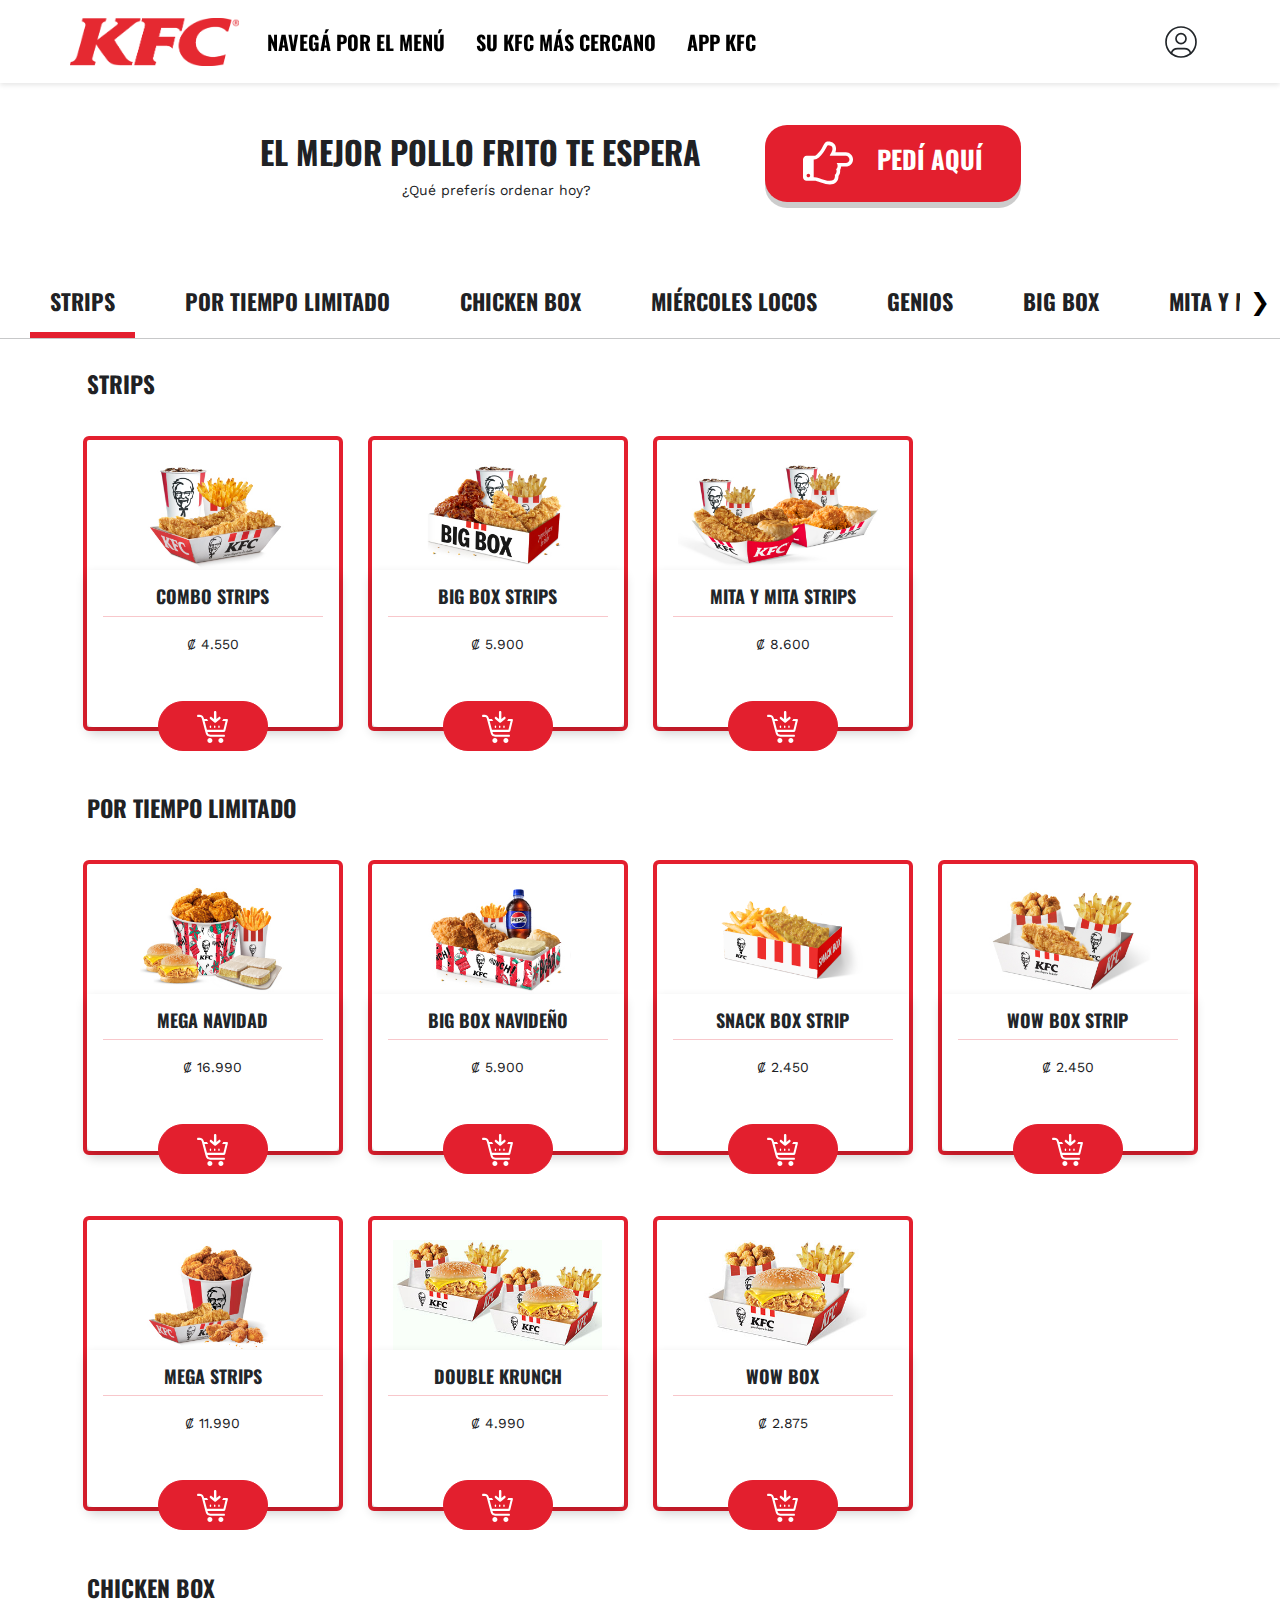
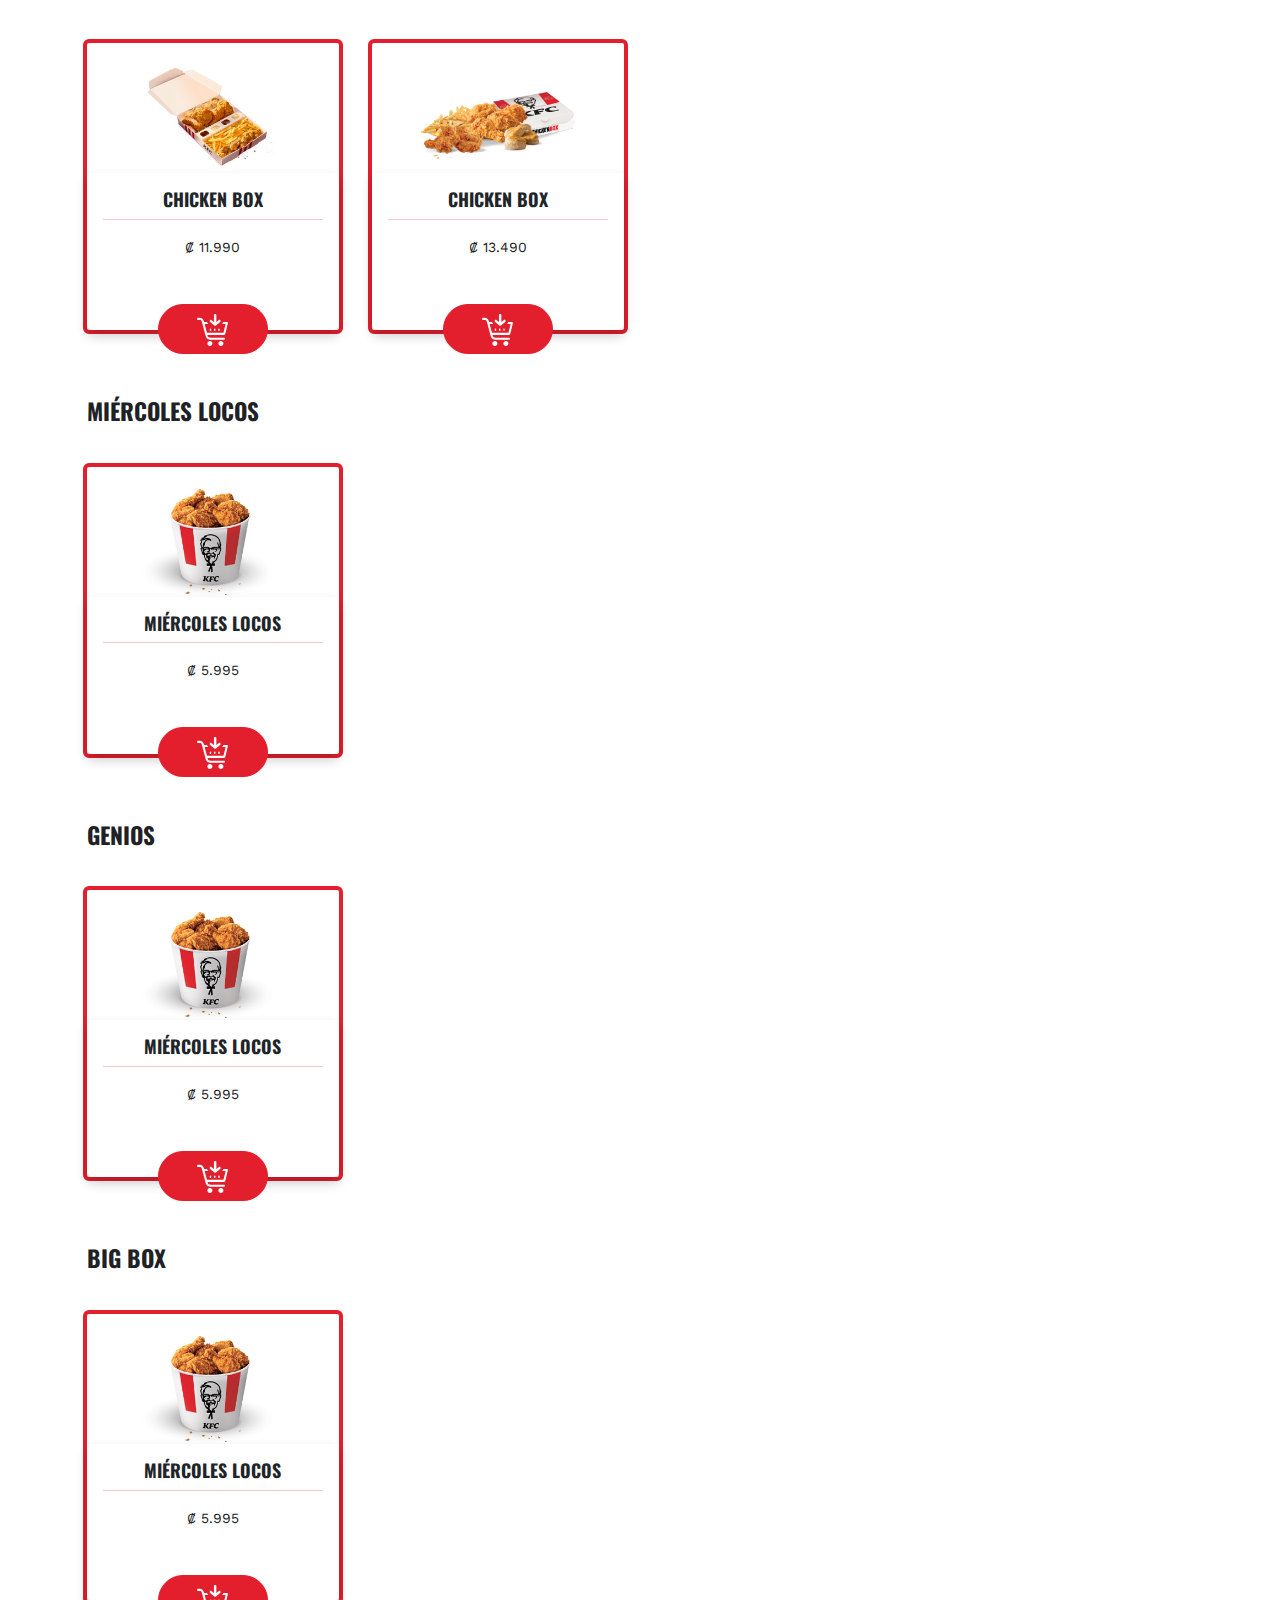
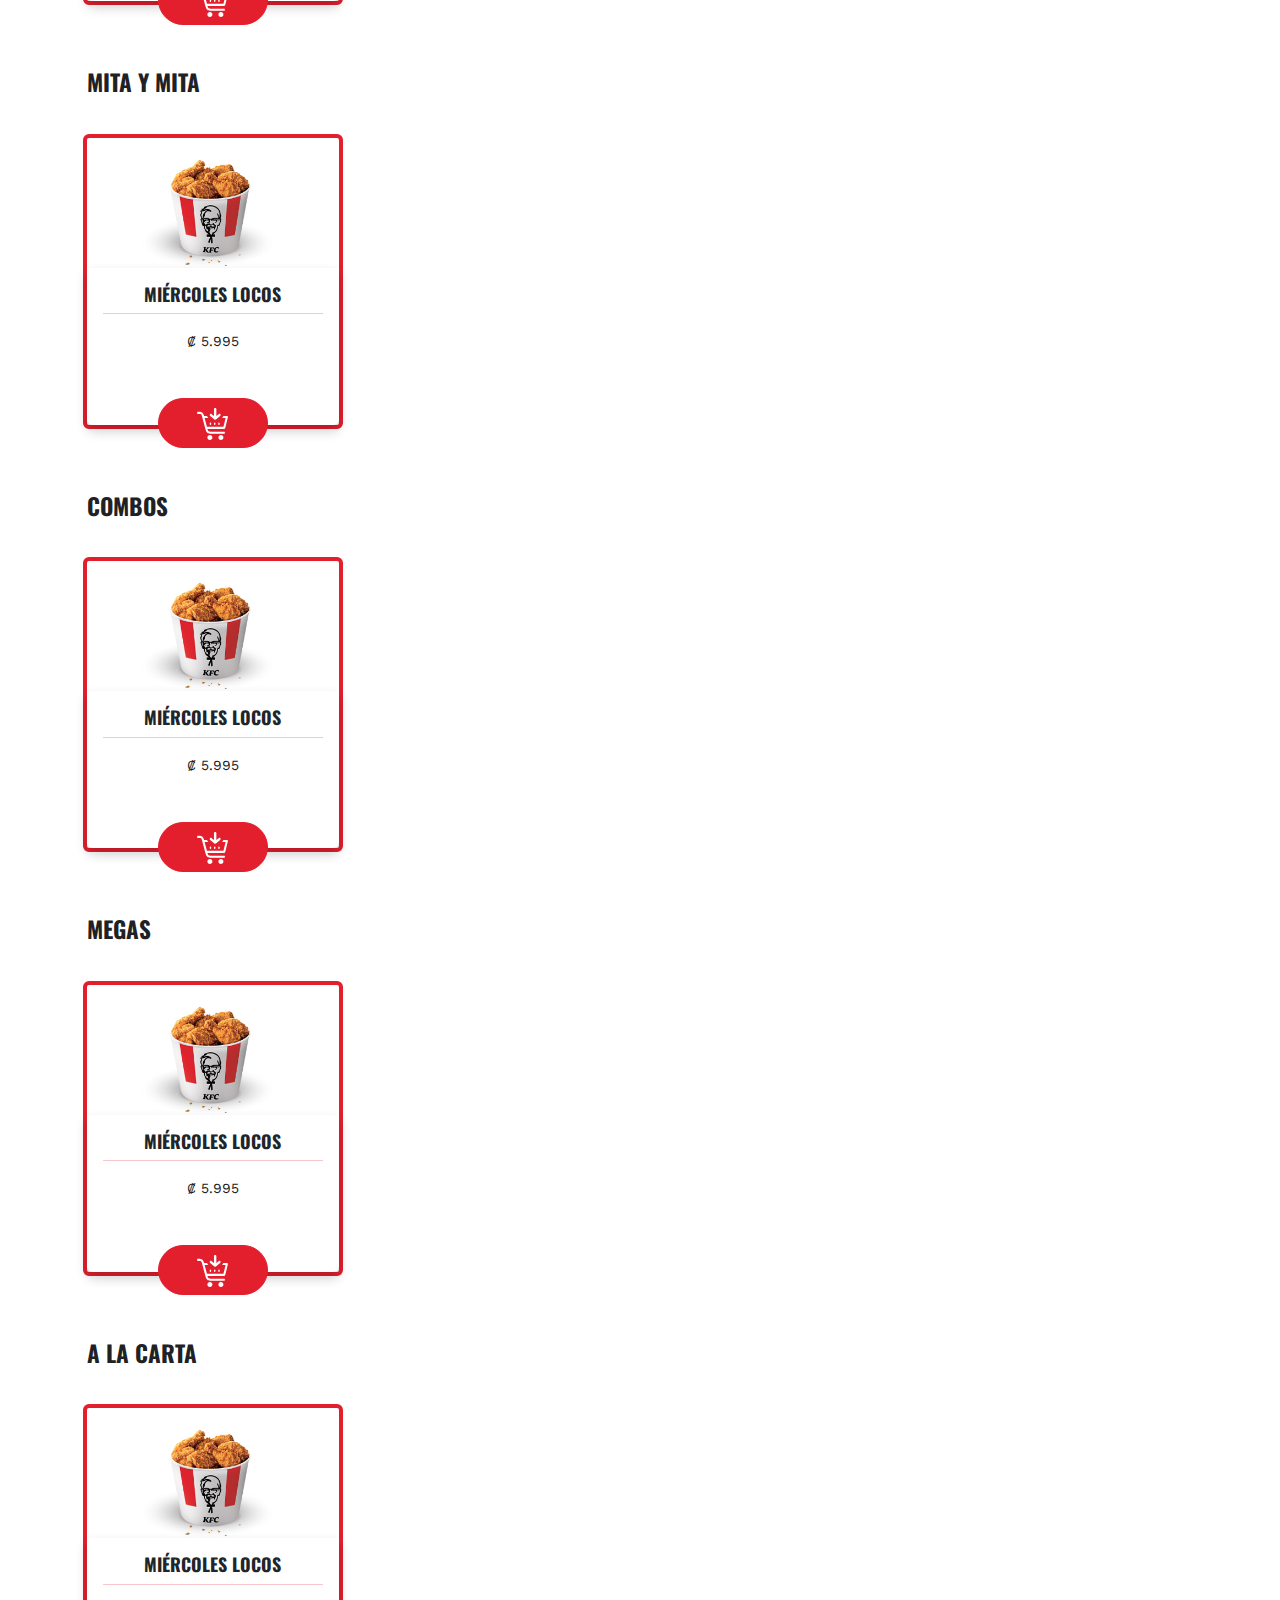
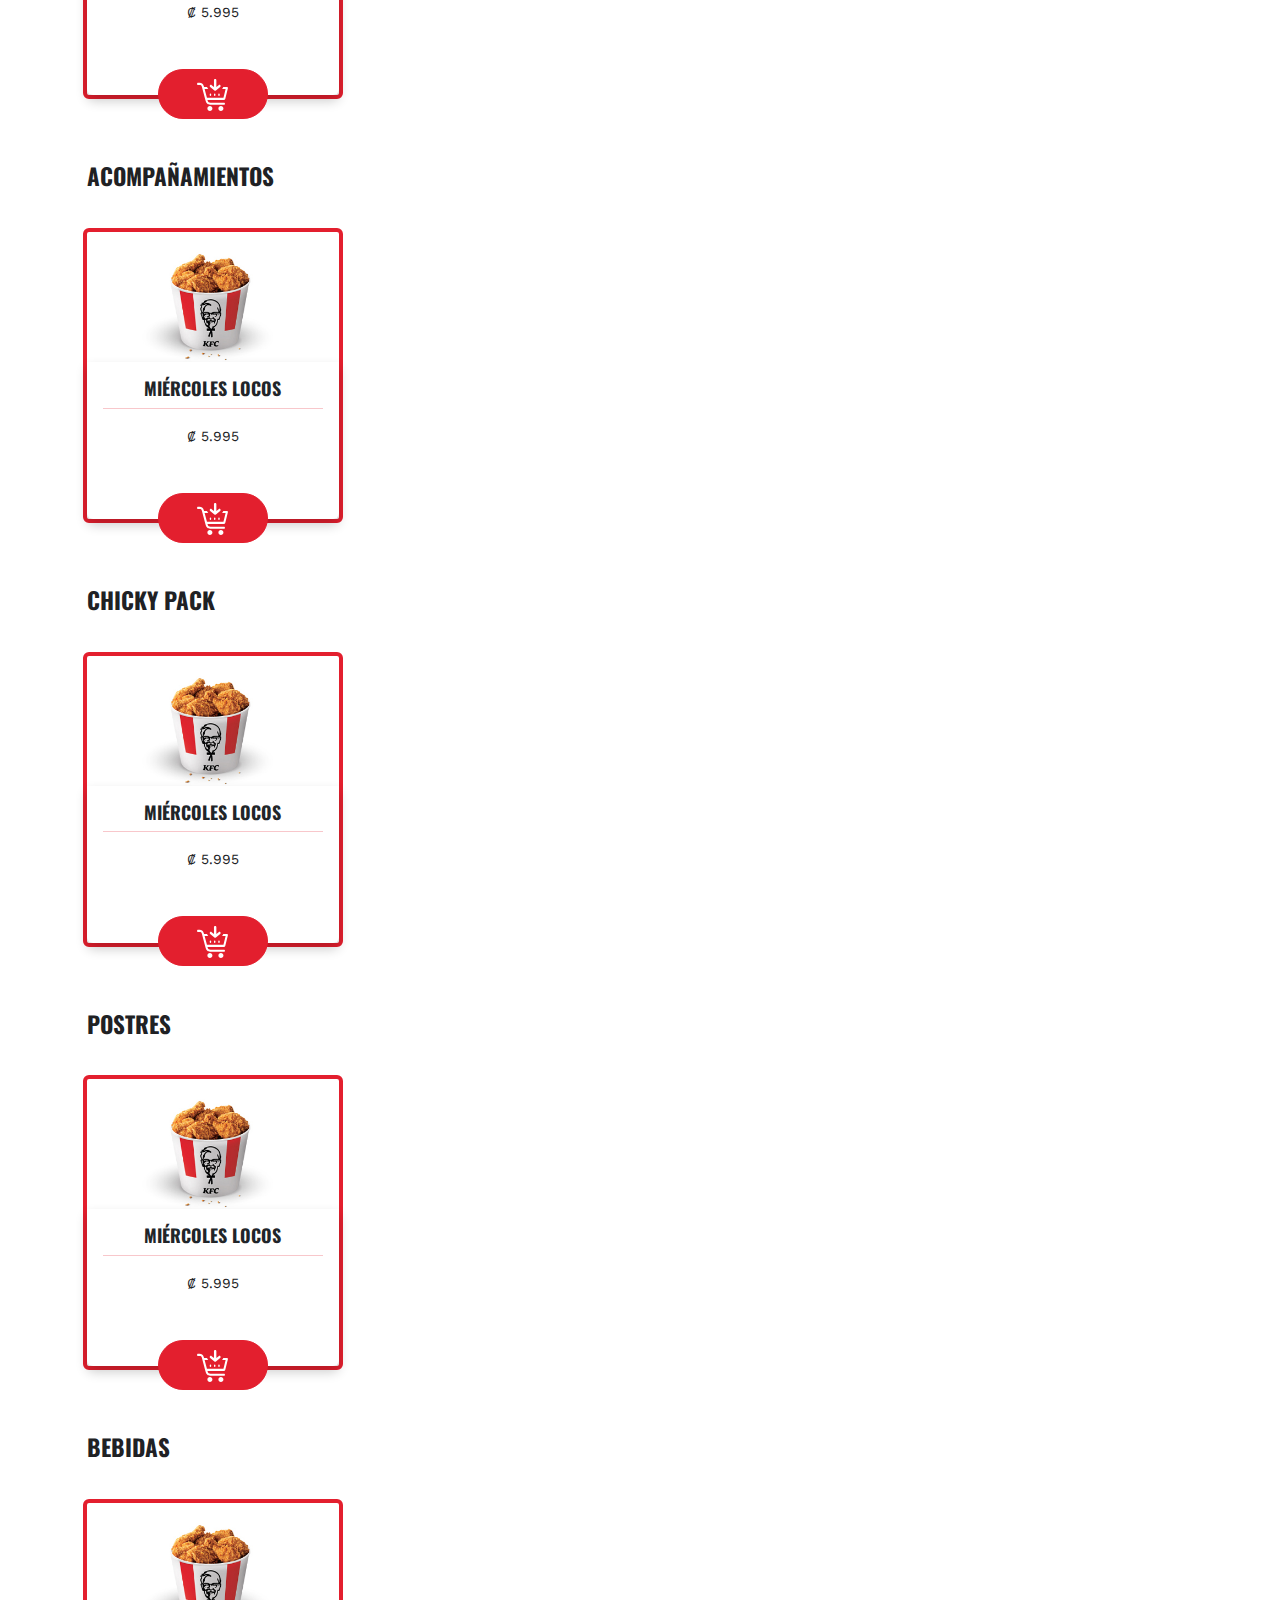
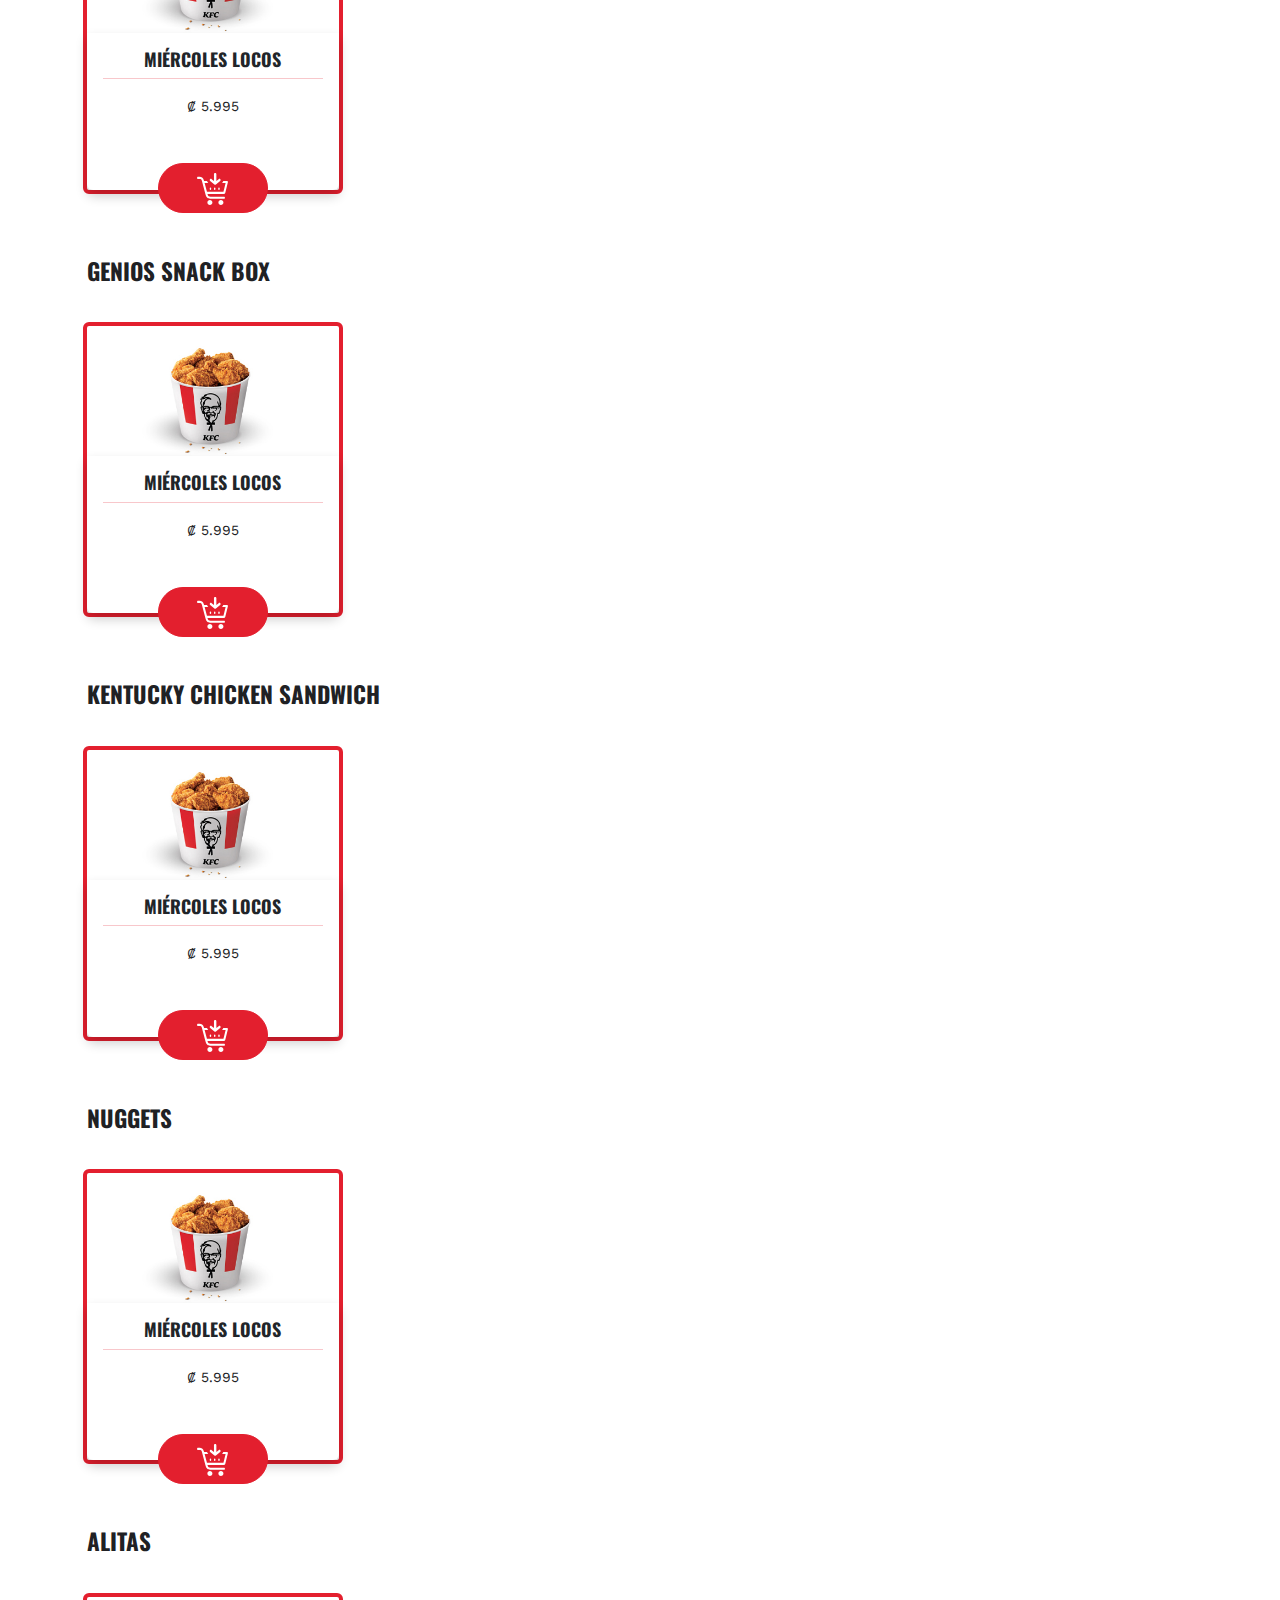
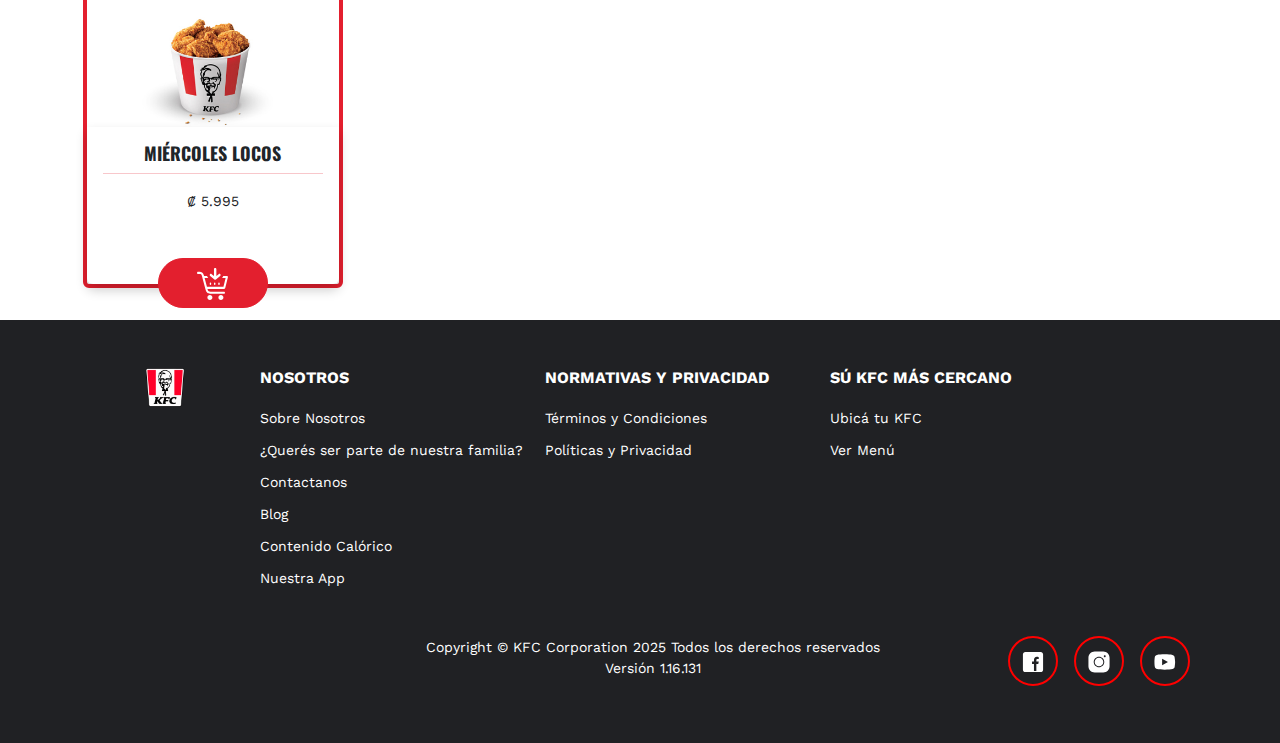
<file: menu.html>
<!DOCTYPE html>
<html lang="en">
<head>
    <meta charset="UTF-8">
    <meta name="viewport" content="width=device-width, initial-scale=1.0">
    <link rel="shortcut icon" href="https://cdn.tictuk.com/3621329158650180/favicon.ico" type="image/x-icon">
    <title>Pedir Pollo Frito en Línea - Menú KFC Costa Rica</title>

    <!-- BOOTSTRAP CSS - JS -->
    <link href="https://cdn.jsdelivr.net/npm/bootstrap@5.3.3/dist/css/bootstrap.min.css" rel="stylesheet"
    integrity="sha384-QWTKZyjpPEjISv5WaRU9OFeRpok6YctnYmDr5pNlyT2bRjXh0JMhjY6hW+ALEwIH" crossorigin="anonymous">
    <script src="https://cdn.jsdelivr.net/npm/bootstrap@5.3.3/dist/js/bootstrap.bundle.min.js"
    integrity="sha384-YvpcrYf0tY3lHB60NNkmXc5s9fDVZLESaAA55NDzOxhy9GkcIdslK1eN7N6jIeHz" crossorigin="anonymous">
    </script>

    <!-- CSS -->
    <link rel="stylesheet" href="CSS/estilos.css">
    <link rel="stylesheet" href="CSS/menu.css">

    <!-- GOOGLE FONTS -->
    <link rel="preconnect" href="https://fonts.googleapis.com">
    <link rel="preconnect" href="https://fonts.gstatic.com" crossorigin>
    <link href="https://fonts.googleapis.com/css2?family=Oswald:wght@200..700&display=swap" rel="stylesheet">

    <link rel="preconnect" href="https://fonts.googleapis.com">
    <link rel="preconnect" href="https://fonts.gstatic.com" crossorigin>
    <link href="https://fonts.googleapis.com/css2?family=Work+Sans:ital,wght@0,100..900;1,100..900&display=swap" rel="stylesheet">

</head>
<body>

  <!-- Sección - Header -->

  <header>

    <nav class="navbar navbar-expand-lg navbar-light container d-flex justify-content-between align-items-center">

      <!-- Botón hamburguesa (solo en móvil) -->
      <button class="navbar-toggler d-lg-none" type="button" data-bs-toggle="offcanvas"

        data-bs-target="#offcanvasNavbar" aria-controls="offcanvasNavbar" aria-expanded="false"
        aria-label="Toggle navigation">
        <span class="navbar-toggler-icon"></span>

      </button>

      <!-- Logo -->
      <a class="navbar-brand mx-auto mx-lg-0" href="/index.html">

        <img src="Logos KFC/logo_header.png" alt="KFC">

      </a>

      <!-- Menú de navegación (visible en desktop y tablet) -->
      <div class="collapse navbar-collapse d-lg-flex" id="navbarNav">

        <ul class="navbar-nav me-auto mb-2 mb-lg-0">
          <li class="nav-item">
            <a class="nav-link" href="menu.html">NAVEGÁ POR EL MENÚ</a>
          </li>
          <li class="nav-item">
            <a class="nav-link" href="#" data-typography="h4">SU KFC MÁS CERCANO</a>
          </li>
          <li class="nav-item">
            <a class="nav-link" href="#" data-typography="h4">APP KFC</a>
          </li>
        </ul>

      </div>

      <!-- Botón de usuario (visible siempre) -->
      <button class="user-icon btn" data-bs-toggle="modal" data-bs-target="#exampleModal">

        <svg xmlns="http://www.w3.org/2000/svg" width="40" height="40" viewBox="0 0 24 24" fill="none"
          stroke="currentColor" stroke-width="1" stroke-linecap="round" stroke-linejoin="round"
          class="icon icon-tabler icons-tabler-outline icon-tabler-user-circle">
          <path stroke="none" d="M0 0h24v24H0z" fill="none" />
          <path d="M12 12m-9 0a9 9 0 1 0 18 0a9 9 0 1 0 -18 0" />
          <path d="M12 10m-3 0a3 3 0 1 0 6 0a3 3 0 1 0 -6 0" />
          <path d="M6.168 18.849a4 4 0 0 1 3.832 -2.849h4a4 4 0 0 1 3.834 2.855" />
        </svg>

      </button>

    </nav>

  </header>

  <!-- Sección - Offcanvas Menú Hamburguesa (solo en mobile) -->

  <div class="offcanvas offcanvas-start d-lg-none" tabindex="-1" id="offcanvasNavbar" aria-labelledby="offcanvasNavbarLabel">

    <div class="offcanvas-header">

      <!-- Logo en lugar de "Menú" -->
      <a class="navbar-brand mx-auto mx-lg-0" href="/index.html">
        <img src="Logos KFC/logo_header.png" alt="KFC">
      </a>

      <!-- Botón de cierre -->
      <button type="button" class="btn-close text-reset custom-close" data-bs-dismiss="offcanvas"
        aria-label="Close"></button>

    </div>

    <div class="offcanvas-body d-flex flex-column">

      <ul class="navbar-nav me-auto mb-2 mb-lg-0">

        <li class="nav-item">
          <a class="nav-link" href="#">NAVEGÁ POR EL MENÚ</a>
        </li>

        <li class="nav-item">
          <a class="nav-link" href="#">SU KFC MÁS CERCANO</a>
        </li>

        <li class="nav-item">
          <a class="nav-link" href="#">APP KFC</a>
        </li>

        <li class="nav-item">

          <div class="accordion accordion-flush" id="accordionFlushExample">
            <div class="accordion-item">
              <h2 class="accordion-header">
                <button class="accordion-button collapsed" type="button" data-bs-toggle="collapse"
                  data-bs-target="#flush-collapseOne" aria-expanded="false" aria-controls="flush-collapseOne">
                  <a class="nav-link" id="item-accordion" href="#">HORARIOS</a>
                </button>
              </h2>
              <div id="flush-collapseOne" class="accordion-collapse collapse" data-bs-parent="#accordionFlushExample">
                <div class="accordion-body">
                  <div class="row d-flex">
                    <div class="col-3 day">
                      <p><b>Domingo</b></p>
                    </div>
                    <div class="col info">
                      <p>00:00AM - 08:30AM</p>
                      <p>09:00AM - 06:00PM</p>
                    </div>
                  </div>
                  <div class="row d-flex">
                    <div class="col-3 day">
                      <p><b>Lunes</b></p>
                    </div>
                    <div class="col info">
                      <p>00:00AM - 08:30AM</p>
                      <p>09:00AM - 06:00PM</p>
                    </div>
                  </div>
                  <div class="row d-flex">
                    <div class="col-3 day">
                      <p><b>Martes</b></p>
                    </div>
                    <div class="col info">
                      <p>00:00AM - 08:30AM</p>
                      <p>09:00AM - 06:00PM</p>
                    </div>
                  </div>
                  <div class="row d-flex">
                    <div class="col-3 day">
                      <p><b>Miércoles</b></p>
                    </div>
                    <div class="col info">
                      <p>00:00AM - 08:30AM</p>
                      <p>09:00AM - 06:00PM</p>
                    </div>
                  </div>
                  <div class="row d-flex">
                    <div class="col-3 day">
                      <p><b>Jueves</b></p>
                    </div>
                    <div class="col info">
                      <p>00:00AM - 08:30AM</p>
                      <p>09:00AM - 06:00PM</p>
                    </div>
                  </div>
                  <div class="row d-flex">
                    <div class="col-3 day">
                      <p><b>Viernes</b></p>
                    </div>
                    <div class="col info">
                      <p>00:00AM - 08:30AM</p>
                      <p>09:00AM - 06:00PM</p>
                    </div>
                  </div>
                </div>
              </div>
            </div>
          </div> 

        </li>

      </ul>

    </div>

    <!-- Iconos de redes sociales -->

    <div class="social-icons-canvas mt-auto text-center">

      <button href="https://www.facebook.com/" class="me-2">
        <img src="Iconos Redes sociales/icon_black_facebook.svg" alt="facebook" width="25px">
      </button>
      <button href="https://www.instagram.com/" class="me-2">
        <img src="Iconos Redes sociales/icon_black_instagram.svg" alt="instragram" width="25px">
      </button>
      <button href="https://www.youtube.com/">
        <img src="Iconos Redes sociales/icon_black_youtube.svg" alt="youtube" width="25px">
      </button>

    </div>
    
  </div>

  <!-- Sección - Modal Login -->

  <div class="modal fade" id="exampleModal" tabindex="-1" aria-labelledby="exampleModalLabel" aria-hidden="true">

    <div class="modal-dialog">

      <div class="modal-content">

        <div class="modal-header">

          <button type="button" class="btn-close btn-danger" data-bs-dismiss="modal" aria-label="Close"></button>

        </div>

        <div class="modal-body">

          <img class="modal-title img-fluid" id="exampleModalLabel" src="Logos KFC/logo_header.png" alt="KFC">

          <h3>INICIÁ SESIÓN O CREÁ TU CUENTA KFC</h3>

          <form>
            <div class="mb-3">
              <label for="input" id="correo" class="col-form-label">CORREO ELECTRÓNICO</label>
              <input type="text" class="form-control" id="input_email" placeholder="Ingresá tu correo electronico">
            </div>
            <div class="mb-3">
              <label for="input" id="contraseña" class="col-form-label">CONTRASEÑA</label>
              <input class="form-control" id="input_contraseña" placeholder="Ingresá tu contraseña">
            </div>
            <p>Al iniciar sesión, aceptás nuestras <a href="">Políticas de privacidad</a> así como los <a href="">Términos y condiciones</a>.</p>
            <div class="mt-3 botones_login">             
              <button type="button" class="btn-olvidasteContraseña" data-bs-dismiss="modal">¿Olvidaste la contraseña?</button>
              <button type="button" class="btn-ingresar btn-danger">INGRESAR</button>
              <button type="button" class="btn-crearCuenta">Crear cuenta</button>
            </div>
          </form>

        </div>

        <div class="modal-footer">
          
        </div>

      </div>

    </div>

  </div>

  <!-- Sección - Pedí Aquí -->

  <section class="seccion_pediAqui mb-5">

    <div class="container">

      <div class="section-title">

        <div class="row">

          <div class="col-1"></div>

          <div class="seccion_pediAqui">

            <div class="titulo_pediAqui">

              <h1>EL MEJOR POLLO FRITO TE ESPERA</h1>
              <p>¿Qué preferís ordenar hoy?</p>

            </div>

            <div class="button-container">

              <button id="button_pediAqui">

               <img src="iconos varios/icono_mano.svg" alt="PEDÍ AQUÍ">PEDÍ AQUÍ

              </button>

            </div>

          </div>

          <div class="col-1"></div>

        </div>

      </div>

    </div>

  </section>

  <!-- Sección - Menú Slider -->

  <div class="slider-container">
    <button class="prev" onclick="moveSlide(-1)">&#10094;</button>

    <div class="slider-wrapper">
        <div class="slider">
            <div class="indicator-line"></div> <!-- 🚨 Mover el indicador aquí -->
            <div class="slider-item">STRIPS</div>
            <div class="slider-item">POR TIEMPO LIMITADO</div>
            <div class="slider-item">CHICKEN BOX</div>
            <div class="slider-item">MIÉRCOLES LOCOS</div>
            <div class="slider-item">GENIOS</div>
            <div class="slider-item">BIG BOX</div>
            <div class="slider-item">MITA Y MITA</div>
            <div class="slider-item">COMBOS</div>
            <div class="slider-item">MEGAS</div>
            <div class="slider-item">A LA CARTA</div>
            <div class="slider-item">ACOMPAÑAMIENTOS</div>
            <div class="slider-item">CHICKY PACK</div>
            <div class="slider-item">POSTRES</div>
            <div class="slider-item">BEBIDAS</div>
            <div class="slider-item">GENIOS-SNACK BOX</div>
            <div class="slider-item">KENTUCKY CHICKEN SANDWICH</div>
            <div class="slider-item">NUGGETS</div>
            <div class="slider-item">ALITAS</div>
        </div>
    </div>

    <button class="next" onclick="moveSlide(1)">&#10095;</button>
  </div>

  <hr>

  <!-- Sección - Cards Menú -->

  <!-- Categoria - Cards Strips -->
  <section id="strips" class="seccion_menu">

    <div class="container">

      <div class="section-title">

        <div id="categoria_menu" class="row mt-">

          <div class="col-12 mt-3">
            <h2><b>STRIPS</b></h2>
          </div>

        </div>

      </div>

    </div>

    <div class="container">

      <div class="row">

        <!-- Primer tarjeta -->
        <div class="col-sm-6 col-md-4 col-lg-3 mt-1 card_producto">

          <div class="card">

            <div>
              <img src="Imagenes Menú/Strips/Combo.png" class="card-img-top" alt="COMBO STRIPS">
            </div>

            <div class="card-body">

              <h4 class="card-title nombre_producto">COMBO STRIPS</h4>
              <hr>
              <p class="card-text precio_producto">₡ 4.550</p>
              <a href="#" class="btn" id="btn_carrito" alt=""><img src="iconos varios/carrito.svg" alt=""></a>

            </div>

          </div>

        </div>

        <!-- Segunda tarjeta -->
        <div class="col-sm-6 col-md-4 col-lg-3 mt-1 card_producto">

          <div class="card">

            <div>
              <img src="Imagenes Menú/Strips/Big box.png" class="card-img-top" alt="BIG BOX STRIPS">
            </div>

            <div class="card-body">

              <h4 class="card-title nombre_producto">BIG BOX STRIPS</h4>
              <hr>
              <p class="card-text precio_producto">₡ 5.900</p>
              <a href="#" class="btn" id="btn_carrito" alt=""><img src="iconos varios/carrito.svg" alt=""></a>

            </div>

          </div>

        </div>

        <!-- Tercer tarjeta -->
        <div class="col-sm-6 col-md-4 col-lg-3 mt-1 card_producto">

          <div class="card">

            <div>
              <img src="Imagenes Menú/Strips/Mita y mita.png" class="card-img-top" alt="MITA Y MITA STRIPS">
            </div>

            <div class="card-body">

              <h4 class="card-title nombre_producto">MITA Y MITA STRIPS</h4>
              <hr>
              <p class="card-text precio_producto">₡ 8.600</p>
              <a href="#" class="btn" id="btn_carrito" alt=""><img src="iconos varios/carrito.svg" alt=""></a>

            </div>

          </div>

        </div>

      </div>

    </div>

  </section>

  <!-- Categoria - Cards Por tiempo limitado -->
  <section id="por-tiempo-limitado" class="seccion_menu">

    <div class="container">

      <div class="section-title">

        <div id="categoria_menu" class="row mt-3">

          <div class="col-12 mt-3">
            <h2><b>POR TIEMPO LIMITADO</b></h2>
          </div>

        </div>

      </div>

    </div>

    <div id="strips" class="container">

      <div class="row">

        <!-- Primer tarjeta -->
        <div class="col-sm-6 col-md-4 col-lg-3 mt-1 card_producto">

          <div class="card">

            <div>
              <img src="Imagenes Menú/Por tiempo limitado/Mega Navidad.png" class="card-img-top" alt="MEGA NAVIDAD">
            </div>

            <div class="card-body">

              <h4 class="card-title nombre_producto">MEGA NAVIDAD</h4>
              <hr>
              <p class="card-text precio_producto">₡ 16.990</p>
              <a href="#" class="btn" id="btn_carrito" alt=""><img src="iconos varios/carrito.svg" alt=""></a>

            </div>

          </div>

        </div>

        <!-- Segunda tarjeta -->
        <div class="col-sm-6 col-md-4 col-lg-3 mt-1 card_producto">

          <div class="card">

            <div>
              <img src="Imagenes Menú/Por tiempo limitado/Big Box Navideño.png" class="card-img-top" alt="BIG BOX NAVIDEÑO">
            </div>

            <div class="card-body">

              <h4 class="card-title nombre_producto">BIG BOX NAVIDEÑO</h4>
              <hr>
              <p class="card-text precio_producto">₡ 5.900</p>
              <a href="#" class="btn" id="btn_carrito" alt=""><img src="iconos varios/carrito.svg" alt=""></a>

            </div>

          </div>

        </div>

        <!-- Tercer tarjeta -->
        <div class="col-sm-6 col-md-4 col-lg-3 mt-1 card_producto">

          <div class="card">

            <div>
              <img src="Imagenes Menú/Por tiempo limitado/Snack Box Strip.png" class="card-img-top" alt="SNACK BOX STRIP">
            </div>

            <div class="card-body">

              <h4 class="card-title nombre_producto">SNACK BOX STRIP</h4>
              <hr>
              <p class="card-text precio_producto">₡ 2.450</p>
              <a href="#" class="btn" id="btn_carrito" alt=""><img src="iconos varios/carrito.svg" alt=""></a>

            </div>

          </div>

        </div>

        <!-- Cuarta tarjeta -->
        <div class="col-sm-6 col-md-4 col-lg-3 mt-1 card_producto">

          <div class="card">

            <div>
              <img src="Imagenes Menú/Por tiempo limitado/Wow Box Strip.png" class="card-img-top" alt="WOW BOX STRIP">
            </div>

            <div class="card-body">

              <h4 class="card-title nombre_producto">WOW BOX STRIP</h4>
              <hr>
              <p class="card-text precio_producto">₡ 2.450</p>
              <a href="#" class="btn" id="btn_carrito" alt=""><img src="iconos varios/carrito.svg" alt=""></a>

            </div>

          </div>

        </div>

        <!-- Quinta tarjeta -->
        <div class="col-sm-6 col-md-4 col-lg-3 mt-1 card_producto">

          <div class="card">

            <div>
              <img src="Imagenes Menú/Por tiempo limitado/Mega Strips.png" class="card-img-top" alt="MEGA STRIPS">
            </div>

            <div class="card-body">

              <h4 class="card-title nombre_producto">MEGA STRIPS</h4>
              <hr>
              <p class="card-text precio_producto">₡ 11.990</p>
              <a href="#" class="btn" id="btn_carrito" alt=""><img src="iconos varios/carrito.svg" alt=""></a>

            </div>

          </div>

        </div>

        <!-- Sexta tarjeta -->
        <div class="col-sm-6 col-md-4 col-lg-3 mt-1 card_producto">

          <div class="card">

            <div>
              <img src="Imagenes Menú/Por tiempo limitado/Double Krunch.png" class="card-img-top" alt="DOUBLE KRUNCH">
            </div>

            <div class="card-body">

              <h4 class="card-title nombre_producto">DOUBLE KRUNCH</h4>
              <hr>
              <p class="card-text precio_producto">₡ 4.990</p>
              <a href="#" class="btn" id="btn_carrito" alt=""><img src="iconos varios/carrito.svg" alt=""></a>

            </div>

          </div>

        </div>

        <!-- Septima tarjeta -->
        <div class="col-sm-6 col-md-4 col-lg-3 mt-1 card_producto">

          <div class="card">

            <div>
              <img src="Imagenes Menú/Por tiempo limitado/Wow Box.png" class="card-img-top" alt="WOW BOX">
            </div>

            <div class="card-body">

              <h4 class="card-title nombre_producto">WOW BOX</h4>
              <hr>
              <p class="card-text precio_producto">₡ 2.875</p>
              <a href="#" class="btn" id="btn_carrito" alt=""><img src="iconos varios/carrito.svg" alt=""></a>

            </div>

          </div>

        </div>

      </div>

    </div>

  </section>

  <!-- Categoria - Cards CHICKEN BOX -->
  <section id="chicken-box" class="seccion_menu">

    <div class="container">

      <div class="section-title">

        <div id="categoria_menu" class="row mt-3">

          <div class="col-12 mt-3">
            <h2><b>CHICKEN BOX</b></h2>
          </div>

        </div>

      </div>

    </div>

    <div class="container">

      <div class="row">

        <!-- Primer tarjeta -->
        <div class="col-sm-6 col-md-4 col-lg-3 mt-1 card_producto">

          <div class="card">

            <div>
              <img src="Imagenes Menú/Chicken Box/Chicken Box.png" class="card-img-top" alt="CHICKEN BOX">
            </div>

            <div class="card-body">

              <h4 class="card-title nombre_producto">CHICKEN BOX</h4>
              <hr>
              <p class="card-text precio_producto">₡ 11.990</p>
              <a href="#" class="btn" id="btn_carrito" alt=""><img src="iconos varios/carrito.svg" alt=""></a>

            </div>

          </div>

        </div>

        <!-- Segunda tarjeta -->
        <div class="col-sm-6 col-md-4 col-lg-3 mt-1 card_producto">

          <div class="card">

            <div>
              <img src="Imagenes Menú/Chicken Box/Chicken Box Alitas.png" class="card-img-top" alt="CHICKEN BOX ALITAS">
            </div>

            <div class="card-body">

              <h4 class="card-title nombre_producto">CHICKEN BOX</h4>
              <hr>
              <p class="card-text precio_producto">₡ 13.490</p>
              <a href="#" class="btn" id="btn_carrito" alt=""><img src="iconos varios/carrito.svg" alt=""></a>

            </div>

          </div>

        </div>

      </div>

    </div>

  </section>

  <!-- Categoria - Cards MIERCOLES LOCO -->
  <section id="miércoles-locos" class="seccion_menu">

    <div class="container">

      <div class="section-title">

        <div id="categoria_menu" class="row mt-3">

          <div class="col-12 mt-3">
            <h2><b>MIÉRCOLES LOCOS</b></h2>
          </div>

        </div>

      </div>

    </div>

    <div class="container">

      <div class="row">

        <!-- Primer tarjeta -->
        <div class="col-sm-6 col-md-4 col-lg-3 mt-1 card_producto">

          <div class="card">

            <div>
              <img src="Imagenes Menú/Miércoles Locos/Miércoles Locos.png" class="card-img-top" alt="MIÉRCOLES LOCOS">
            </div>

            <div class="card-body">

              <h4 class="card-title nombre_producto">MIÉRCOLES LOCOS</h4>
              <hr>
              <p class="card-text precio_producto">₡ 5.995</p>
              <a href="#" class="btn" id="btn_carrito" alt=""><img src="iconos varios/carrito.svg" alt=""></a>

            </div>

          </div>

        </div>

      </div>

    </div>

  </section>

  <!-- Categoria - Cards GENIOS -->
  <section id="genios" class="seccion_menu">

    <div class="container">

      <div class="section-title">

        <div id="categoria_menu" class="row mt-3">

          <div class="col-12 mt-3">
            <h2><b>GENIOS</b></h2>
          </div>

        </div>

      </div>

    </div>

    <div class="container">

      <div class="row">

        <!-- Primer tarjeta -->
        <div class="col-sm-6 col-md-4 col-lg-3 mt-1 card_producto">

          <div class="card">

            <div>
              <img src="Imagenes Menú/Miércoles Locos/Miércoles Locos.png" class="card-img-top" alt="MIÉRCOLES LOCOS">
            </div>

            <div class="card-body">

              <h4 class="card-title nombre_producto">MIÉRCOLES LOCOS</h4>
              <hr>
              <p class="card-text precio_producto">₡ 5.995</p>
              <a href="#" class="btn" id="btn_carrito" alt=""><img src="iconos varios/carrito.svg" alt=""></a>

            </div>

          </div>

        </div>

      </div>

    </div>

  </section>

  <!-- Categoria - Cards BIG BOX -->
  <section id="big-box" class="seccion_menu">

    <div class="container">

      <div class="section-title">

        <div id="categoria_menu" class="row mt-3">

          <div class="col-12 mt-3">
            <h2><b>BIG BOX</b></h2>
          </div>

        </div>

      </div>

    </div>

    <div class="container">

      <div class="row">

        <!-- Primer tarjeta -->
        <div class="col-sm-6 col-md-4 col-lg-3 mt-1 card_producto">

          <div class="card">

            <div>
              <img src="Imagenes Menú/Miércoles Locos/Miércoles Locos.png" class="card-img-top" alt="MIÉRCOLES LOCOS">
            </div>

            <div class="card-body">

              <h4 class="card-title nombre_producto">MIÉRCOLES LOCOS</h4>
              <hr>
              <p class="card-text precio_producto">₡ 5.995</p>
              <a href="#" class="btn" id="btn_carrito" alt=""><img src="iconos varios/carrito.svg" alt=""></a>

            </div>

          </div>

        </div>

      </div>

    </div>

  </section>

  <!-- Categoria - Cards MITA Y MITA -->
  <section id="mita-y-mita" class="seccion_menu">

    <div class="container">

      <div class="section-title">

        <div id="categoria_menu" class="row mt-3">

          <div class="col-12 mt-3">
            <h2><b>MITA Y MITA</b></h2>
          </div>

        </div>

      </div>

    </div>

    <div class="container">

      <div class="row">

        <!-- Primer tarjeta -->
        <div class="col-sm-6 col-md-4 col-lg-3 mt-1 card_producto">

          <div class="card">

            <div>
              <img src="Imagenes Menú/Miércoles Locos/Miércoles Locos.png" class="card-img-top" alt="MIÉRCOLES LOCOS">
            </div>

            <div class="card-body">

              <h4 class="card-title nombre_producto">MIÉRCOLES LOCOS</h4>
              <hr>
              <p class="card-text precio_producto">₡ 5.995</p>
              <a href="#" class="btn" id="btn_carrito" alt=""><img src="iconos varios/carrito.svg" alt=""></a>

            </div>

          </div>

        </div>

      </div>

    </div>

  </section>

  <!-- Categoria - Cards COMBOS -->
  <section id="combos" class="seccion_menu">

    <div class="container">

      <div class="section-title">

        <div id="categoria_menu" class="row mt-3">

          <div class="col-12 mt-3">
            <h2><b>COMBOS</b></h2>
          </div>

        </div>

      </div>

    </div>

    <div class="container">

      <div class="row">

        <!-- Primer tarjeta -->
        <div class="col-sm-6 col-md-4 col-lg-3 mt-1 card_producto">

          <div class="card">

            <div>
              <img src="Imagenes Menú/Miércoles Locos/Miércoles Locos.png" class="card-img-top" alt="MIÉRCOLES LOCOS">
            </div>

            <div class="card-body">

              <h4 class="card-title nombre_producto">MIÉRCOLES LOCOS</h4>
              <hr>
              <p class="card-text precio_producto">₡ 5.995</p>
              <a href="#" class="btn" id="btn_carrito" alt=""><img src="iconos varios/carrito.svg" alt=""></a>

            </div>

          </div>

        </div>

      </div>

    </div>

  </section>

  <!-- Categoria - Cards MEGAS -->
  <section id="megas" class="seccion_menu">

    <div class="container">

      <div class="section-title">

        <div id="categoria_menu" class="row mt-3">

          <div class="col-12 mt-3">
            <h2><b>MEGAS</b></h2>
          </div>

        </div>

      </div>

    </div>

    <div class="container">

      <div class="row">

        <!-- Primer tarjeta -->
        <div class="col-sm-6 col-md-4 col-lg-3 mt-1 card_producto">

          <div class="card">

            <div>
              <img src="Imagenes Menú/Miércoles Locos/Miércoles Locos.png" class="card-img-top" alt="MIÉRCOLES LOCOS">
            </div>

            <div class="card-body">

              <h4 class="card-title nombre_producto">MIÉRCOLES LOCOS</h4>
              <hr>
              <p class="card-text precio_producto">₡ 5.995</p>
              <a href="#" class="btn" id="btn_carrito" alt=""><img src="iconos varios/carrito.svg" alt=""></a>

            </div>

          </div>

        </div>

      </div>

    </div>

  </section>

  <!-- Categoria - Cards A LA CARTA -->
  <section id="a-la-carta" class="seccion_menu">

    <div class="container">

      <div class="section-title">

        <div id="categoria_menu" class="row mt-3">

          <div class="col-12 mt-3">
            <h2><b>A LA CARTA</b></h2>
          </div>

        </div>

      </div>

    </div>

    <div class="container">

      <div class="row">

        <!-- Primer tarjeta -->
        <div class="col-sm-6 col-md-4 col-lg-3 mt-1 card_producto">

          <div class="card">

            <div>
              <img src="Imagenes Menú/Miércoles Locos/Miércoles Locos.png" class="card-img-top" alt="MIÉRCOLES LOCOS">
            </div>

            <div class="card-body">

              <h4 class="card-title nombre_producto">MIÉRCOLES LOCOS</h4>
              <hr>
              <p class="card-text precio_producto">₡ 5.995</p>
              <a href="#" class="btn" id="btn_carrito" alt=""><img src="iconos varios/carrito.svg" alt=""></a>

            </div>

          </div>

        </div>

      </div>

    </div>

  </section>

  <!-- Categoria - Cards ACOMPAÑAMIENTOS -->
  <section id="acompañamientos" class="seccion_menu">

    <div class="container">

      <div class="section-title">

        <div id="categoria_menu" class="row mt-3">

          <div class="col-12 mt-3">
            <h2><b>ACOMPAÑAMIENTOS</b></h2>
          </div>

        </div>

      </div>

    </div>

    <div class="container">

      <div class="row">

        <!-- Primer tarjeta -->
        <div class="col-sm-6 col-md-4 col-lg-3 mt-1 card_producto">

          <div class="card">

            <div>
              <img src="Imagenes Menú/Miércoles Locos/Miércoles Locos.png" class="card-img-top" alt="MIÉRCOLES LOCOS">
            </div>

            <div class="card-body">

              <h4 class="card-title nombre_producto">MIÉRCOLES LOCOS</h4>
              <hr>
              <p class="card-text precio_producto">₡ 5.995</p>
              <a href="#" class="btn" id="btn_carrito" alt=""><img src="iconos varios/carrito.svg" alt=""></a>

            </div>

          </div>

        </div>

      </div>

    </div>

  </section>

  <!-- Categoria - Cards CHICKY PACK -->
  <section id="chicky-pack" class="seccion_menu">

    <div class="container">

      <div class="section-title">

        <div id="categoria_menu" class="row mt-3">

          <div class="col-12 mt-3">
            <h2><b>CHICKY PACK</b></h2>
          </div>

        </div>

      </div>

    </div>

    <div class="container">

      <div class="row">

        <!-- Primer tarjeta -->
        <div class="col-sm-6 col-md-4 col-lg-3 mt-1 card_producto">

          <div class="card">

            <div>
              <img src="Imagenes Menú/Miércoles Locos/Miércoles Locos.png" class="card-img-top" alt="MIÉRCOLES LOCOS">
            </div>

            <div class="card-body">

              <h4 class="card-title nombre_producto">MIÉRCOLES LOCOS</h4>
              <hr>
              <p class="card-text precio_producto">₡ 5.995</p>
              <a href="#" class="btn" id="btn_carrito" alt=""><img src="iconos varios/carrito.svg" alt=""></a>

            </div>

          </div>

        </div>

      </div>

    </div>

  </section>

  <!-- Categoria - Cards POSTRES -->
  <section id="postres" class="seccion_menu">

    <div class="container">

      <div class="section-title">

        <div id="categoria_menu" class="row mt-3">

          <div class="col-12 mt-3">
            <h2><b>POSTRES</b></h2>
          </div>

        </div>

      </div>

    </div>

    <div class="container">

      <div class="row">

        <!-- Primer tarjeta -->
        <div class="col-sm-6 col-md-4 col-lg-3 mt-1 card_producto">

          <div class="card">

            <div>
              <img src="Imagenes Menú/Miércoles Locos/Miércoles Locos.png" class="card-img-top" alt="MIÉRCOLES LOCOS">
            </div>

            <div class="card-body">

              <h4 class="card-title nombre_producto">MIÉRCOLES LOCOS</h4>
              <hr>
              <p class="card-text precio_producto">₡ 5.995</p>
              <a href="#" class="btn" id="btn_carrito" alt=""><img src="iconos varios/carrito.svg" alt=""></a>

            </div>

          </div>

        </div>

      </div>

    </div>

  </section>

  <!-- Categoria - Cards BEBIDAS -->
  <section id="bebidas" class="seccion_menu">

    <div class="container">

      <div class="section-title">

        <div id="categoria_menu" class="row mt-3">

          <div class="col-12 mt-3">
            <h2><b>BEBIDAS</b></h2>
          </div>

        </div>

      </div>

    </div>

    <div class="container">

      <div class="row">

        <!-- Primer tarjeta -->
        <div class="col-sm-6 col-md-4 col-lg-3 mt-1 card_producto">

          <div class="card">

            <div>
              <img src="Imagenes Menú/Miércoles Locos/Miércoles Locos.png" class="card-img-top" alt="MIÉRCOLES LOCOS">
            </div>

            <div class="card-body">

              <h4 class="card-title nombre_producto">MIÉRCOLES LOCOS</h4>
              <hr>
              <p class="card-text precio_producto">₡ 5.995</p>
              <a href="#" class="btn" id="btn_carrito" alt=""><img src="iconos varios/carrito.svg" alt=""></a>

            </div>

          </div>

        </div>

      </div>

    </div>

  </section>

  <!-- Categoria - Cards GENIOS SNACK BOX-->
  <section id="genios-snack-box" class="seccion_menu">

    <div class="container">

      <div class="section-title">

        <div id="categoria_menu" class="row mt-3">

          <div class="col-12 mt-3">
            <h2><b>GENIOS SNACK BOX</b></h2>
          </div>

        </div>

      </div>

    </div>

    <div class="container">

      <div class="row">

        <!-- Primer tarjeta -->
        <div class="col-sm-6 col-md-4 col-lg-3 mt-1 card_producto">

          <div class="card">

            <div>
              <img src="Imagenes Menú/Miércoles Locos/Miércoles Locos.png" class="card-img-top" alt="MIÉRCOLES LOCOS">
            </div>

            <div class="card-body">

              <h4 class="card-title nombre_producto">MIÉRCOLES LOCOS</h4>
              <hr>
              <p class="card-text precio_producto">₡ 5.995</p>
              <a href="#" class="btn" id="btn_carrito" alt=""><img src="iconos varios/carrito.svg" alt=""></a>

            </div>

          </div>

        </div>

      </div>

    </div>

  </section>

  <!-- Categoria - Cards KENTUCKY CHICKEN SANDWICH -->
  <section id="kentucky-chicken-sandwich" class="seccion_menu">

    <div class="container">

      <div class="section-title">

        <div id="categoria_menu" class="row mt-3">

          <div class="col-12 mt-3">
            <h2><b>KENTUCKY CHICKEN SANDWICH</b></h2>
          </div>

        </div>

      </div>

    </div>

    <div class="container">

      <div class="row">

        <!-- Primer tarjeta -->
        <div class="col-sm-6 col-md-4 col-lg-3 mt-1 card_producto">

          <div class="card">

            <div>
              <img src="Imagenes Menú/Miércoles Locos/Miércoles Locos.png" class="card-img-top" alt="MIÉRCOLES LOCOS">
            </div>

            <div class="card-body">

              <h4 class="card-title nombre_producto">MIÉRCOLES LOCOS</h4>
              <hr>
              <p class="card-text precio_producto">₡ 5.995</p>
              <a href="#" class="btn" id="btn_carrito" alt=""><img src="iconos varios/carrito.svg" alt=""></a>

            </div>

          </div>

        </div>

      </div>

    </div>

  </section>

  <!-- Categoria - Cards NUGGETS -->
  <section id="nuggets" class="seccion_menu">

    <div class="container">

      <div class="section-title">

        <div id="categoria_menu" class="row mt-3">

          <div class="col-12 mt-3">
            <h2><b>NUGGETS</b></h2>
          </div>

        </div>

      </div>

    </div>

    <div class="container">

      <div class="row">

        <!-- Primer tarjeta -->
        <div class="col-sm-6 col-md-4 col-lg-3 mt-1 card_producto">

          <div class="card">

            <div>
              <img src="Imagenes Menú/Miércoles Locos/Miércoles Locos.png" class="card-img-top" alt="MIÉRCOLES LOCOS">
            </div>

            <div class="card-body">

              <h4 class="card-title nombre_producto">MIÉRCOLES LOCOS</h4>
              <hr>
              <p class="card-text precio_producto">₡ 5.995</p>
              <a href="#" class="btn" id="btn_carrito" alt=""><img src="iconos varios/carrito.svg" alt=""></a>

            </div>

          </div>

        </div>

      </div>

    </div>

  </section>

  <!-- Categoria - Cards ALITAS -->
  <section id="alitas" class="seccion_menu">

    <div class="container">

      <div class="section-title">

        <div id="categoria_menu" class="row mt-3">

          <div class="col-12 mt-3">
            <h2><b>ALITAS</b></h2>
          </div>

        </div>

      </div>

    </div>

    <div class="container">

      <div class="row">

        <!-- Primer tarjeta -->
        <div class="col-sm-6 col-md-4 col-lg-3 mt-1 card_producto">

          <div class="card">

            <div>
              <img src="Imagenes Menú/Miércoles Locos/Miércoles Locos.png" class="card-img-top" alt="MIÉRCOLES LOCOS">
            </div>

            <div class="card-body">

              <h4 class="card-title nombre_producto">MIÉRCOLES LOCOS</h4>
              <hr>
              <p class="card-text precio_producto">₡ 5.995</p>
              <a href="#" class="btn" id="btn_carrito" alt=""><img src="iconos varios/carrito.svg" alt=""></a>

            </div>

          </div>

        </div>

      </div>

    </div>

  </section>

  <!-- Sección - Footer -->

  <footer class="py-5">

      <div class="container">
  
        <div class="row">
  
          <!-- Columna 1: Logo -->
          <div class="col-md-2 text-center mb-3 mb-md-0 logokfc_footer">
  
            <img src="Logos KFC/logo_KFC.png" alt="Logo KFC" class="img-fluid">
  
          </div>
  
          <!-- Columna 2: Nosotros -->
          <div class="col-md-3 mb-3 col-nosotros">
  
            <div class="d-md-block d-none">
  
              <h5 class="fw-bold">NOSOTROS</h5>
  
              <ul class="list-unstyled">
  
                <li>
                  <a href="#">Sobre Nosotros</a>
                </li>
                <li>
                  <a href="#">¿Querés ser parte de nuestra familia?</a>
                </li>
                <li>
                  <a href="#">Contactanos</a>
                </li>
                <li>
                  <a href="blog.html">Blog</a>
                </li>
                <li>
                  <a href="#">Contenido Calórico</a>
                </li>
                <li>
                  <a href="#">Nuestra App</a>
                </li>
  
              </ul>
  
            </div>
  
          </div>
  
          <!-- Columna 3: Normativas -->
          <div class="col-md-3 mb-3 col-normativas">
  
            <div class="d-md-block d-none">
  
              <h5 class="fw-bold">NORMATIVAS Y PRIVACIDAD</h5>
  
              <ul class="list-unstyled">
                <li>
                  <a href="#">Términos y Condiciones</a>
                </li>
                <li>
                  <a href="#">Políticas y Privacidad</a>
                </li>
              </ul>
  
            </div>
  
          </div>
  
          <!-- Columna 4: Su KFC más cercano -->
          <div class="col-md-3 mb-3 col-ubicacion">
  
            <div class="d-md-block d-none">
  
              <h5 class="fw-bold">SÚ KFC MÁS CERCANO</h5>
  
              <ul class="list-unstyled">
  
                <li><a href="#">Ubicá tu KFC</a></li>
                <li><a href="#">Ver Menú</a></li>
  
              </ul>
  
            </div>
  
          </div>
  
        </div>
  
        <!-- Acordeón para móviles -->
  
        <div class="d-md-none">
  
          <!-- Acordeón: Nosotros -->
  
          <div class="accordion-item border-top border-danger">
  
            <button class="accordion-button" type="button" data-bs-toggle="collapse" data-bs-target="#nosotros"
              aria-expanded="false">
              NOSOTROS
  
              <!-- Ícono de flecha -->
  
              <span class="accordion-icon">
  
                <svg class="icon-caret-down" xmlns="http://www.w3.org/2000/svg" width="24" height="24" viewBox="0 0 24 24"
                  fill="currentColor">
                  <path
                    d="M18 9c.852 0 1.297 .986 .783 1.623l-.076 .084l-6 6a1 1 0 0 1 -1.32 .083l-.094 -.083l-6 -6l-.083 -.094l-.054 -.077l-.054 -.096l-.017 -.036l-.027 -.067l-.032 -.108l-.01 -.053l-.01 -.06l-.004 -.057v-.118l.005 -.058l.009 -.06l.01 -.052l.032 -.108l.027 -.067l.07 -.132l.065 -.09l.073 -.081l.094 -.083l.077 -.054l.096 -.054l.036 -.017l.067 -.027l.108 -.032l.053 -.01l.06 -.01l.057 -.004l12.059 -.002z" />
                </svg>
  
                <svg class="icon-caret-up" xmlns="http://www.w3.org/2000/svg" width="24" height="24" viewBox="0 0 24 24"
                  fill="currentColor">
                  <path
                    d="M11.293 7.293a1 1 0 0 1 1.32 -.083l.094 .083l6 6l.083 .094l.054 .077l.054 .096l.017 .036l.027 .067l.032 .108l.01 .053l.01 .06l.004 .057l.002 .059l-.002 .059l-.005 .058l-.009 .06l-.01 .052l-.032 .108l-.027 .067l-.07 .132l-.065 .09l-.073 .081l-.094 .083l-.077 .054l-.096 .054l-.036 .017l-.067 .027l-.108 .032l-.053 .01l-.06 .01l-.057 .004l-.059 .002h-12c-.852 0 -1.297 -.986 -.783 -1.623l.076 -.084l6 -6z" />
                </svg>
  
              </span>
  
            </button>
  
            <div id="nosotros" class="accordion-collapse collapse">
  
              <ul class="list-unstyled px-3">
  
                <li><a href="#">Sobre nosotros</a></li>
                <li><a href="#">¿Querés ser parte de nuestra familia?</a></li>
                <li><a href="#">Contactanos</a></li>
                <li><a href="blog.html">Blog</a></li>
                <li><a href="#">Contenido Calórico</a></li>
                <li><a href="#">Nuestra App</a></li>
  
              </ul>
  
            </div>
  
          </div>
  
          <!-- Acordeón: Normativas -->
  
          <div class="accordion-item border-top  border-danger mt-2">
  
            <button class="accordion-button" type="button" data-bs-toggle="collapse" data-bs-target="#normativas"
              aria-expanded="false">
              NORMATIVAS Y PRIVACIDAD
  
              <!-- Ícono de flecha -->
              <span class="accordion-icon">
  
                <svg class="icon-caret-down" xmlns="http://www.w3.org/2000/svg" width="24" height="24" viewBox="0 0 24 24"
                  fill="currentColor">
                  <path
                    d="M18 9c.852 0 1.297 .986 .783 1.623l-.076 .084l-6 6a1 1 0 0 1 -1.32 .083l-.094 -.083l-6 -6l-.083 -.094l-.054 -.077l-.054 -.096l-.017 -.036l-.027 -.067l-.032 -.108l-.01 -.053l-.01 -.06l-.004 -.057v-.118l.005 -.058l.009 -.06l.01 -.052l.032 -.108l.027 -.067l.07 -.132l.065 -.09l.073 -.081l.094 -.083l.077 -.054l.096 -.054l.036 -.017l.067 -.027l.108 -.032l.053 -.01l.06 -.01l.057 -.004l12.059 -.002z" />
                </svg>
  
                <svg class="icon-caret-up" xmlns="http://www.w3.org/2000/svg" width="24" height="24" viewBox="0 0 24 24"
                  fill="currentColor">
                  <path
                    d="M11.293 7.293a1 1 0 0 1 1.32 -.083l.094 .083l6 6l.083 .094l.054 .077l.054 .096l.017 .036l.027 .067l.032 .108l.01 .053l.01 .06l.004 .057l.002 .059l-.002 .059l-.005 .058l-.009 .06l-.01 .052l-.032 .108l-.027 .067l-.07 .132l-.065 .09l-.073 .081l-.094 .083l-.077 .054l-.096 .054l-.036 .017l-.067 .027l-.108 .032l-.053 .01l-.06 .01l-.057 .004l-.059 .002h-12c-.852 0 -1.297 -.986 -.783 -1.623l.076 -.084l6 -6z" />
                </svg>
  
              </span>
  
            </button>
  
            <div id="normativas" class="accordion-collapse collapse">
  
              <ul class="list-unstyled px-3">
  
                <li><a href="#">Términos y Condiciones</a></li>
                <li><a href="#">Políticas y Privacidad</a></li>
  
              </ul>
  
            </div>
  
          </div>
  
          <!-- Acordeón: Su KFC más cercano -->
  
          <div class="accordion-item border-top border-bottom border-danger mt-2">
  
            <button class="accordion-button" type="button" data-bs-toggle="collapse" data-bs-target="#ubicacion"
              aria-expanded="false">
              SÚ KFC MÁS CERCANO
  
              <!-- Ícono de flecha -->
  
              <span class="accordion-icon">
  
                <svg class="icon-caret-down" xmlns="http://www.w3.org/2000/svg" width="24" height="24" viewBox="0 0 24 24"
                  fill="currentColor">
                  <path
                    d="M18 9c.852 0 1.297 .986 .783 1.623l-.076 .084l-6 6a1 1 0 0 1 -1.32 .083l-.094 -.083l-6 -6l-.083 -.094l-.054 -.077l-.054 -.096l-.017 -.036l-.027 -.067l-.032 -.108l-.01 -.053l-.01 -.06l-.004 -.057v-.118l.005 -.058l.009 -.06l.01 -.052l.032 -.108l.027 -.067l.07 -.132l.065 -.09l.073 -.081l.094 -.083l.077 -.054l.096 -.054l.036 -.017l.067 -.027l.108 -.032l.053 -.01l.06 -.01l.057 -.004l12.059 -.002z" />
                </svg>
                <svg class="icon-caret-up" xmlns="http://www.w3.org/2000/svg" width="24" height="24" viewBox="0 0 24 24"
                  fill="currentColor">
                  <path
                    d="M11.293 7.293a1 1 0 0 1 1.32 -.083l.094 .083l6 6l.083 .094l.054 .077l.054 .096l.017 .036l.027 .067l.032 .108l.01 .053l.01 .06l.004 .057l.002 .059l-.002 .059l-.005 .058l-.009 .06l-.01 .052l-.032 .108l-.027 .067l-.07 .132l-.065 .09l-.073 .081l-.094 .083l-.077 .054l-.096 .054l-.036 .017l-.067 .027l-.108 .032l-.053 .01l-.06 .01l-.057 .004l-.059 .002h-12c-.852 0 -1.297 -.986 -.783 -1.623l.076 -.084l6 -6z" />
                </svg>
  
              </span>
  
            </button>
  
            <div id="ubicacion" class="accordion-collapse collapse">
  
              <ul class="list-unstyled px-3">
                <li><a href="#">Ubicá tu KFC</a></li>
                <li><a href="#">Ver Menú</a></li>
              </ul>
  
            </div>
  
          </div>
  
        </div>
  
        <!-- Redes Sociales - Copyright -->
  
        <div class="row mt-2" id="Columna_copyright">
  
          <div class="col-12 col-md-2 d-flex justify-content-center justify-content-md-end align-items-center order-1 order-md-2" id="borde_redessociales">
  
            <div class="circle-container mx-2">
  
              <a href="https://www.facebook.com/" target="_blank">
                <img src="Iconos Redes sociales/icono_facebook.svg" class="img_redes" alt="facebook" />
              </a>
  
            </div>
  
            <div class="circle-container mx-2">
  
              <a href="https://www.instagram.com/" target="_blank">
                <img src="Iconos Redes sociales/icono_instagram.svg" class="img_redes" alt="instagram" />
              </a>
  
            </div>
  
            <div class="circle-container mx-2">
  
              <a href="https://www.youtube.com/" target="_blank">
                <img src="Iconos Redes sociales/icono_youtube.svg" class="img_redes" alt="youtube" />
              </a>
  
            </div>
  
          </div>
  
          <!-- Copyright -->
  
          <div class="col-12 col-md-10 d-flex justify-content-center align-items-center order-2 order-md-1" id="copyright_footer">
  
              <div class="text-center">
  
                <p>
                  Copyright © KFC Corporation 2025 Todos los derechos reservados
                  <br />
                  Versión 1.16.131
                </p>
  
              </div>
  
          </div>
  
        </div>
  
      </div>
  
  </footer>


  <!-- JS -->

  <script> 

  window.onload = function() {
      window.scrollTo(0, 0);
  }

  let currentIndex = 0;
  const itemsToMove = 8; // Número de opciones a mover por clic
  const itemWidth = 185; // Ancho de cada item
  const sliderContainer = document.querySelector('.slider-container');

  // Agrega un margen adicional para ajustar cuando se moverá el indicador
  const offsetMargin = 150; // Este valor es el margen adicional (en píxeles)

  // Función para mover el slider
  function moveSlide(step) {
      const slider = document.querySelector('.slider');
      const items = document.querySelectorAll('.slider-item');
      const totalItems = items.length;

      const visibleWidth = sliderContainer.offsetWidth; // Ancho del contenedor visible
      const itemsPerView = Math.floor(visibleWidth / itemWidth); // Cuántos items caben en pantalla
      const maxOffset = -((totalItems - itemsPerView) * itemWidth); // Corrección del desplazamiento máximo

      let newOffset = parseInt(slider.style.transform.replace('translateX(', '').replace('px)', '')) || 0;
      newOffset += step * -itemWidth * itemsToMove;

      if (newOffset > 0) {
          newOffset = 0;
      } else if (newOffset < maxOffset) {
          newOffset = maxOffset;
      }

      slider.style.transform = `translateX(${newOffset}px)`;

      // Controlar visibilidad de los botones
      toggleButtons(newOffset, maxOffset);
  }

  function moveSlide(step) {
    const slider = document.querySelector('.slider');
    const items = document.querySelectorAll('.slider-item');
    const totalItems = items.length;

    const visibleWidth = sliderContainer.offsetWidth; // Ancho del contenedor visible
    const itemsPerView = Math.floor(visibleWidth / itemWidth); // Cuántos items caben en pantalla
    const maxOffset = -((totalItems - itemsPerView) * itemWidth); // Corrección del desplazamiento máximo

    // Determinar cuántos elementos mover según la resolución
    let moveCount;
    if (window.innerWidth < 480) { 
        moveCount = 1;  // Móvil muy pequeño
    } else if (window.innerWidth < 768) { 
        moveCount = 1;  // Tablets pequeñas
    } else if (window.innerWidth < 1024) { 
        moveCount = 1;  // Tablets grandes / Laptops pequeñas
    } else if (window.innerWidth < 1524) { 
        moveCount = 1;  // Laptop grande
    } else { 
        moveCount = 8;  // Desktop
    }

    let newOffset = parseInt(slider.style.transform.replace('translateX(', '').replace('px)', '')) || 0;
    newOffset += step * -itemWidth * moveCount;

    if (newOffset > 0) {
        newOffset = 0;
    } else if (newOffset < maxOffset) {
        newOffset = maxOffset;
    }

    slider.style.transform = `translateX(${newOffset}px)`;

    // Controlar visibilidad de los botones
    toggleButtons(newOffset, maxOffset);
  }


  // Función para cambiar la visibilidad de los botones
  function toggleButtons(offset, maxOffset) {
      document.querySelector('.prev').style.display = offset === 0 ? 'none' : 'block';
      document.querySelector('.next').style.display = offset === maxOffset ? 'none' : 'block';
  }

  // Función para cambiar la visibilidad de los botones
  function toggleButtons(offset, maxOffset) {
    const prevButton = document.querySelector('.prev');
    const nextButton = document.querySelector('.next');

    // Ocultar botones si es mobile (< 768px)
    if (window.innerWidth < 768) {
        prevButton.style.display = 'none';
        nextButton.style.display = 'none';
    } else {
        prevButton.style.display = offset === 0 ? 'none' : 'block';
        nextButton.style.display = offset === maxOffset ? 'none' : 'block';
    }
    if (window.innerWidth < 900) {
        prevButton.style.display = 'none';
        nextButton.style.display = 'none';
    } else {
        prevButton.style.display = offset === 0 ? 'none' : 'block';
        nextButton.style.display = offset === maxOffset ? 'none' : 'block';
    }
  }


  // Función para actualizar la posición del indicador
  function updateIndicator() {
    const items = document.querySelectorAll('.slider-item');
    const indicatorLine = document.querySelector('.indicator-line');
    const slider = document.querySelector('.slider');

    if (items[currentIndex]) {
        const selectedItem = items[currentIndex];
        const itemPosition = selectedItem.offsetLeft;
        const itemWidth = selectedItem.offsetWidth;

        indicatorLine.style.left = `${itemPosition}px`;
        indicatorLine.style.width = `${itemWidth}px`;

        // Obtener tamaño visible del contenedor
        const visibleWidth = sliderContainer.offsetWidth;
        const sliderLeft = Math.abs(parseInt(slider.style.transform.replace('translateX(', '').replace('px)', '')) || 0);
        const itemRightEdge = itemPosition + itemWidth;
        const itemLeftEdge = itemPosition;

        // Detectar si el item está fuera de la vista en ambos lados
        const isOutOfViewRight = itemRightEdge > sliderLeft + visibleWidth;
        const isOutOfViewLeft = itemLeftEdge < sliderLeft;

        // Si el item está fuera de la vista, mover el slider
        if (isOutOfViewRight) {
            moveSlide(1); // Mover a la derecha
        } else if (isOutOfViewLeft) {
            moveSlide(-1); // Mover a la izquierda
        }
    }
  }

  // Asegurar que se actualice correctamente en mobile y desktop
  window.addEventListener('resize', () => {
      setTimeout(updateIndicator, 100); // Pequeño delay para evitar bugs en resize rápido
  });
  document.addEventListener('DOMContentLoaded', updateIndicator);


  
  // Función para seleccionar un item sin mover el slider
  function selectItem(index) {
      const items = document.querySelectorAll('.slider-item');

      // Primero eliminamos la clase 'selected' de todos los items
      items.forEach(item => item.classList.remove('selected'));

      // Luego, le añadimos la clase 'selected' al item seleccionado
      items[index].classList.add('selected');

      // Actualizamos el índice de la opción seleccionada
      currentIndex = index;

      // Mantener la línea indicadora en el ítem seleccionado
      updateIndicator();

      // Obtener el texto del item seleccionado
      const sectionName = items[index].textContent.trim().toLowerCase().replace(/\s+/g, '-');

      // Buscar si existe una sección con ese ID
      const targetSection = document.getElementById(sectionName);
      if (targetSection) {
          const headerHeight = document.querySelector('header')?.offsetHeight || 0; // Altura del header si existe
          const offsetAdjustment = 126; // Ajuste adicional (puedes cambiar este valor)

          // Obtener la posición de la sección y ajustar para que el título sea visible
          const sectionPosition = targetSection.getBoundingClientRect().top + window.scrollY - headerHeight - offsetAdjustment;

          // Desplazarse hasta la sección deseada con un pequeño ajuste
          window.scrollTo({
              top: sectionPosition,
              behavior: 'smooth'
          });
      }
  }

  // Evento de clic para cada item del slider
  document.querySelectorAll('.slider-item').forEach((item, index) => {
      item.addEventListener('click', () => {
          selectItem(index);
      });
  });

  // Ocultar el botón "prev" al cargar la página
  document.addEventListener("DOMContentLoaded", function () {
      const items = document.querySelectorAll('.slider-item');
      const indicatorLine = document.querySelector('.indicator-line');

      // Actualiza la posición del indicador en el primer ítem sin mover el slider
      if (items.length > 0) {
          const firstItem = items[0];
          const itemPosition = firstItem.offsetLeft;
          const itemWidth = firstItem.offsetWidth;

          indicatorLine.style.left = `${itemPosition}px`;
          indicatorLine.style.width = `${itemWidth}px`;
      }

      const visibleWidth = sliderContainer.offsetWidth;
      const itemsPerView = Math.floor(visibleWidth / itemWidth);
      const maxOffset = -((items.length - itemsPerView) * itemWidth);

      toggleButtons(0, maxOffset);
  });

  // Evento de scroll para actualizar el indicador al pasar de sección
  window.addEventListener('scroll', () => {
    const sections = document.querySelectorAll('section');
    const items = document.querySelectorAll('.slider-item');
    let currentSectionIndex = -1;

    // Ajustar el umbral de visibilidad
    const threshold = 400; // margen en píxeles desde la parte superior del viewport

    // Detecta cuál es la sección visible en el viewport
    sections.forEach((section, index) => {
        const sectionTop = section.getBoundingClientRect().top;
        const sectionBottom = section.getBoundingClientRect().bottom;

        // Si la sección está parcialmente visible en el viewport
        if (sectionTop <= window.innerHeight - threshold && sectionBottom >= threshold) {
            currentSectionIndex = index;
        }
    });

    // Si hay una sección visible, actualiza el índice y mueve el indicador
    if (currentSectionIndex !== -1) {
        const sectionName = sections[currentSectionIndex].id;
        
        // Encontrar el índice del ítem del slider correspondiente a la sección
        const itemIndex = Array.from(items).findIndex(item => {
            // Asegúrate de que el texto coincide exactamente con el ID de la sección
            return item.textContent.trim().toLowerCase().replace(/\s+/g, '-') === sectionName;
        });

        if (itemIndex !== -1) {
            currentIndex = itemIndex; // Actualiza el índice del ítem seleccionado
            updateIndicator(); // Mueve el indicador
        }
    }
  });

  // Evento para cambiar el comportamiento del slider dependiendo del scroll
  document.addEventListener("DOMContentLoaded", function () {
      const sliderContainer = document.querySelector('.slider-container');
      const headerHeight = document.querySelector('header')?.offsetHeight || 0; // Altura del header
      let lastScrollTop = 0;

      window.addEventListener('scroll', function() {
          const scrollTop = window.scrollY || document.documentElement.scrollTop;

          // Si el scroll es mayor que la altura del header, cambia a 'fixed'
          if (scrollTop > headerHeight) {
              sliderContainer.classList.add('fixed');
          } else {
              sliderContainer.classList.remove('fixed');
          }

          lastScrollTop = scrollTop <= 0 ? 0 : scrollTop; // Evita valores negativos
      });
  });
  
  </script>
    
</body>
</html>
</file>
<file: CSS/contenido_articulos.css>
* {
    box-sizing: border-box;
}

/**** Sección Contenido Artículo ****/

.imagen_articulo {
    display: flex;
    justify-content: center;
}

.contenido_articulo h1, h2 {
    margin-top: 30px;
    padding-left: 48px;
}

.contenido_articulo p {
    padding-top: 8px;
    padding-left: 60px;
    padding-right: 50px;
}

.contenido_articulo a{
    color: #E31F2E;
    font-weight: bold;
    text-decoration: none;
}

.contenido_articulo b{
    font-family: "Work Sans", sans-serif;
    padding-left: 50px;
    font-size: 18px;
}

.contenido_articulo span{
    color: black;
    font-weight: bold;
}

ul{
    font-family: "Work Sans", sans-serif;
    font-size: 14px;
    color: #202124;
    padding-left: 80px;
    padding-right: 50px;
    background-size: 60px 60px; /* Cambia el tamaño de la imagen de la viñeta */
}

#ul_circle{
    list-style-type: circle;
}

ul li::marker{
    font-size: 1.5em;
}

/**** Botones Artículo ****/

.botones_articulo{
    display: flex !important;
    flex-direction: column;
    align-items: center;
    text-align: center;
    width: 90%; /* Ajusta el ancho según necesites */
    margin: 0 auto;
    border-radius: 5px;
    background-color: #eceaea;
}

.botones_articulo div {
    width: 100%;
}

.botones_articulo h3{
    color: #202124;
}

.botones_articulo a{
    margin: 5px;
    margin-top: 1rem;
    margin-bottom: 1rem;
    font-family: "Work-Sans", sans-serif;
    font-size: 14px;
    color: white;
    background-color: #C92E2A;
    display: inline-block;
    margin: 10px;
}

.botones_articulo .btn:hover {
    background-color: #C92E2A !important; 
    color: #fff !important; 
    box-shadow: none !important;
    transition: none !important; /* Desactiva la animación */
}



/**** Media Querys ****/

/* Contenido Artículo */

/* Media Query - Mobile Mini */
@media (max-width: 320px) {  
    .contenido_articulo h1 {
        font-size: 24px;
        margin-top: 30px;
        padding-left: 0;
    }

    .contenido_articulo h2 {
        margin-top: 30px;
        padding-left: 0;
    }

    .contenido_articulo p {
        padding-top: 20px;
        padding-left: 0;
        padding-right: 0;
        padding-bottom: 0;
    }

    .contenido_articulo b{
        padding-left: 0;
    }

    ul{
        padding-left: 30px;
        padding-right: 0;
        background-size: 60px 60px; /* Cambia el tamaño de la imagen de la viñeta */
    }

    #ul_circle{
        list-style-type: circle;
        margin-top: 20px;
    }

    .botones_articulo {
        flex-direction: column !important; /* Vertical en móviles */
        align-items: center;
        text-align: center;
        width: 100%;
        margin: 0 auto;
        border-radius: 5px;
        background-color: #eceaea;
    }
}

@media (min-width: 321px) and (max-width: 360px) {  
    .contenido_articulo h1 {
        font-size: 24px;
        margin-top: 30px;
        padding-left: 0;
    }

    .contenido_articulo h2 {
        margin-top: 30px;
        padding-left: 0;
    }

    .contenido_articulo p {
        padding-top: 20px;
        padding-left: 0;
        padding-right: 0;
        padding-bottom: 0;
    }

    .contenido_articulo b{
        padding-left: 0;
    }

    ul{
        padding-left: 30px;
        padding-right: 0;
        background-size: 60px 60px; /* Cambia el tamaño de la imagen de la viñeta */
    }

    #ul_circle{
        list-style-type: circle;
        margin-top: 20px;
    }

    .botones_articulo {
        flex-direction: column !important; /* Vertical en móviles */
        align-items: center;
        text-align: center;
        width: 100%;
        margin: 0 auto;
        border-radius: 5px;
        background-color: #eceaea;
    }
}

/* Media Query - Mobile */
@media (min-width: 361px) and (max-width: 767px) {
    .contenido_articulo h1 {
        font-size: 24px;
        margin-top: 30px;
        padding-left: 0;
    }

    .contenido_articulo h2 {
        margin-top: 30px;
        padding-left: 0;
    }

    .contenido_articulo p {
        padding-top: 20px;
        padding-left: 0;
        padding-right: 0;
        padding-bottom: 0;
    }

    .contenido_articulo b{
        padding-left: 0;
    }

    ul{
        padding-left: 30px;
        padding-right: 0;
        background-size: 60px 60px; /* Cambia el tamaño de la imagen de la viñeta */
    }

    #ul_circle{
        list-style-type: circle;
        margin-top: 20px;
    }

    .botones_articulo {
        flex-direction: column !important; /* Vertical en móviles */
        align-items: center;
        text-align: center;
        width: 100%;
        margin: 0 auto;
        border-radius: 5px;
        background-color: #eceaea;
    }
}

/* Media Query - Tablet */
@media (min-width: 768px) and (max-width: 992px) {
    .contenido_articulo h1 {
        font-size: 24px;
        margin-top: 30px;
        padding-left: 0;
    }

    .contenido_articulo h2 {
        margin-top: 30px;
        padding-left: 0;
    }

    .contenido_articulo p {
        padding-top: 20px;
        padding-left: 0;
        padding-right: 0;
        padding-bottom: 0;
    }

    .contenido_articulo b{
        padding-left: 0;
    }

    ul{
        padding-left: 30px;
        padding-right: 0;
        background-size: 60px 60px; /* Cambia el tamaño de la imagen de la viñeta */
    }

    #ul_circle{
        list-style-type: circle;
        margin-top: 20px;
    }

    .botones_articulo{
        display: flex;
        flex-direction: column;
        align-items: center;
        text-align: center;
        width: 100%; /* Ajusta el ancho según necesites */
        margin: 0 auto;
        border-radius: 5px;
        background-color: #eceaea;
    }
}

/* Media Query - Desktop*/
@media (min-width: 993px) and (max-width: 1728px) {
    .contenido_articulo h1 {
        font-size: 24px;
        margin-top: 30px;
        padding-left: 0;
    }

    .contenido_articulo h2 {
        margin-top: 30px;
        padding-left: 0;
    }

    .contenido_articulo p {
        padding-top: 20px;
        padding-left: 0;
        padding-right: 0;
        padding-bottom: 0;
    }

    .contenido_articulo b{
        padding-left: 0;
    }

    ul{
        padding-left: 30px;
        padding-right: 0;
        background-size: 60px 60px; /* Cambia el tamaño de la imagen de la viñeta */
    }

    #ul_circle{
        list-style-type: circle;
        margin-top: 20px;
    }

    .botones_articulo{
        display: flex;
        flex-direction: column;
        align-items: center;
        text-align: center;
        width: 100%; /* Ajusta el ancho según necesites */
        margin: 0 auto;
        border-radius: 5px;
        background-color: #eceaea;
    }
}
</file>
<file: CSS/estilos.css>
* { 
  box-sizing: border-box; 
}

/* Tipografía */

h1{
  font-family: "Oswald";
  font-weight: bold;
  font-size: 32px;
  color: #202124;
}

h2{
  font-family: "Oswald";
  font-weight: bold;
  font-size: 24px;
  color: #202124;
}

h3{
  font-family: "Oswald";
  font-weight: bold;
  font-size: 20px;
  text-align: center;
  padding-top: 1rem;
  color: #E31F2E;
}

h4{
  font-family: "Oswald";
  font-weight: bold;
  font-size: 20px;
}

h5{
  font-family: "Work Sans", sans-serif;
  font-weight: 600 !important;
  font-size: 16px;
}

p{
  font-family: "Work Sans", sans-serif;
  font-size: 14px;
  color: #202124;
}

/**** Sección Header ****/

header{
  height: 83px;
  -webkit-box-shadow: 0px 10px 54px -38px rgba(227,31,46,1);
  -moz-box-shadow: 0px 10px 54px -38px rgba(227,31,46,1);
  box-shadow: 0px 10px 54px -38px rgba(227,31,46,1);
  position: sticky; /* Hace que el menú quede fijo (solo cuando se hace scroll) */
  top: 0;          
  left: 0;         
  width: 100%;     
  z-index: 1000;   /* Asegura que quede por encima de otros elementos */
  background-color: #fff;
  box-shadow: 0 2px 5px rgba(0, 0, 0, 0.1); 

}

nav.navbar {
  height: 100%;  /* Asegúrate de que la altura del navbar ocupe todo el header */
  display: flex;
  justify-content: space-between;
  align-items: center;  /* Alinea todo verticalmente */
}

.navbar-nav .nav-item .nav-link {
  line-height: 1.5;  /* Ajusta el line-height para el texto del menú */
  padding: 0.5rem  /* Añadir padding para mejor espacio alrededor del texto */
}

.user-icon {
  display: flex;
  align-items: center;  /* Centra el ícono de usuario verticalmente */
  justify-content: center;
  padding: 0.5rem;  /* Añadir padding para mejor espacio alrededor del ícono */
}

.nav-link{
  color: black !important;
}

.navbar-nav .nav-link {
  font-family: "Oswald", sans-serif;
  font-size: 20px;
  font-weight: bold;
  margin-right: 15px;
}

.navbar-brand img {
  max-width: 235px;
  max-height: 48px;
}

.custom-close {
  position: absolute;
}

.btn-close:focus {
  --bs-btn-close-focus-shadow: none;
  box-shadow: none; /* Asegura que tampoco haya sombra */
}

/* Offcanvas Hamburguesa */

.offcanvas-start {
  width: 50% ;
}

.offcanvas-backdrop {
  background-color: rgba(0, 0, 0, 0.6) !important;
}

.navbar-toggler {
  border: none !important; /* Para quitar el borde del botón hamburguesa */
  background: transparent !important;
}

.accordion-button {
  padding-inline: 0px !important;
  padding-block: 0px !important;
}

.accordion-body .d-flex{
  gap: 35px;
}

.accordion-button:not(.collapsed) {
  color: black;
  background-color: transparent !important;
  box-shadow: none !important;
  border: none !important;
}

.accordion-header{
  border-top: none !important;
}

.accordion-header button a{
  color: #000000 !important;
  font-size: 16px !important;
  border-top: none !important;
}

.day,
.info p {
  color: #686D76;
}

.accordion-button:focus {
  z-index: 3;
  border-color: none !important;
  outline: 0;
  box-shadow: none !important;
}

.offcanvas-body a{
  color: #E31F2E !important;
  font-size: 23px !important;
  font-family: "Oswald", sans-serif;
  padding-block: 15px !important;
}

.social-icons-canvas{
  margin-bottom: 20px;
}

.social-icons-canvas button{
  background-color: #ffffff;
  border-radius: 50%; 
  padding-inline: 10px; 
  padding-block: 10px; 
  border: 2px solid #E31F2E; 
  background-color: white;
}

.offcanvas-body .nav-link {
  border-bottom: 1px solid rgb(233, 235, 238) !important;
}

/**** Sección Modal Login ****/

.modal{
  margin-top: 7rem;
}

.modal-header{
  height: 50px;
  border-color: #E31F2E;
}

.modal-body{
  padding-top: 30px;
  text-align: center;
  justify-content: center;
  align-items: center;
}

.modal-body img {
  height: 45px;
  text-align: center;
  justify-content: center;
  align-items: center;
}

.modal-body h3{
  font-size: 24px;
  text-align: center;
  color: #202124;
  padding-top: 30px;
}

.modal-body form{
  font-family: "Oswald";
  font-weight: bold;
  font-size: 18px;
  color: #E31F2E;
  margin-top: 45px;
  text-align: start;
}

.modal-body p{
  font-family: "Work-sans", sans-serif;
  font-size: 14px;
  font-weight: none;
  color: #202124;
  text-align: center;
  justify-content: center;
  align-items: center;
  margin-top: 20px;
}

.modal-body input{
  font-family: "Work-Sans", sans-serif;
  font-size: 12px;
  border-top: none;
  border-left: none;
  border-right: none;
  border-radius: 0px;
}

.botones_login{
  display: flex;
  flex-direction: column;
  justify-content: center;
  align-items: center;
}

.botones_login .btn-olvidasteContraseña{
  font-family: "Work-sans", sans-serif;
  font-size: 13px;
  margin-top: 20px;
  text-decoration: underline;
  background-color: #fff;
  border: none;
}

.botones_login .btn-ingresar{
  width: 250px;
  height: 50px;
  background-color: #E31F2E;
  box-shadow: 0 6px 0px rgba(0, 0, 0, 0.2);
  font-size: 20px;
  color: #fff;
  margin-top: 20px;
  border-radius: 30px;
  border: none;
}

.botones_login .btn-crearCuenta{
  font-family: "Work-sans", sans-serif;
  text-decoration: underline;
  background-color: #fff;
  color: #E31F2E;
  margin-top: 30px;
  border: none;
}

.modal-footer{
  border-color: #E31F2E;
}

/**** Sección Pedí Aquí ****/

.seccion_pediAqui {
  display: flex;
  flex-direction: row;  /* Disposición en fila en pantallas grandes */
  justify-content: center;
  align-items: center;
  margin-top: 25px;
  background-color: #fff;
}

.seccion_pediAqui .titulo_pediAqui {
  display: flex;
  flex-direction: column;
  text-align: center;
}

.seccion_pediAqui .titulo_pediAqui h1 {
  margin-right: 2rem;
}

.seccion_pediAqui .titulo_pediAqui p {
  margin-top: 1px;
}

#button_pediAqui {
  width: 256px;
  height: 77px;
  text-align: center;
  border-radius: 22px;
  margin-top: -1.5rem;
  margin-left: 2rem;
  padding-top: 1px;
  font-family: "Oswald", sans-serif;
  font-weight: bold;
  font-size: 25px;  
  color: #fff;
  background-color: #E31F2E;
  border: none;
  box-shadow: 0 6px 0px rgba(0, 0, 0, 0.2);
}

#button_pediAqui-zoom {
  background-color: #E31F2E;
  color: white;
  padding: 10px 20px;
  border: none;
  border-radius: 5px;
  cursor: pointer;
  transition: transform 0.5s ease; /* Suaviza el zoom */
}

#button_pediAqui:hover {
  transform: scale(1.1); /* Aumenta el tamaño del botón */
}

#button_pediAqui img {
  width: 50px;
  margin-right: 1.5rem;
}

.button-container {
  display: flex;
  align-items: center;
  justify-content: center;
}


/**** Sección Banner Principal ****/

.carrousel_banners{
  overflow: hidden;
}

.desktop-carousel {
  display: block;
}

.mobile-carousel {
  display: none;
}

/**** Sección Ofertas por tiempo Limitado ****/

#titulo_ofertas h2 {
  text-align: center;
  margin-top: 40px;
}

#titulo_ofertas img {
  width: 42px;  
  margin-left: 0.2rem;
}

.card_producto{
  display: flex;
  justify-content: center;
  text-align: center;
}

.card_producto .card{
  width: 310px;
  height: 382px;
  border: 4px solid #E31F2E;
  margin-top: 25px;
  margin-bottom: 50px;
}

.card_producto .card-img-top{
  max-height: 215px;
  display: flex;
  padding-top: 20px; 
  border-color: black;
  object-fit: contain;
}

.card-body{
  height: 2px;
  border-bottom-left-radius: 6.1px;
  border-bottom-right-radius: 6.1px;
  box-shadow: 0 6px 12px rgba(0, 0, 0, 0.2);
}

.card-body .nombre_producto{
  font-family: "Oswald";
  font-weight: bold;
  font-size: 20px;
}

.card-body hr{
  margin-top: 1px;
  color: #E31F2E;
  height: 2px;
}

.card-body .precio_producto{
  font-family: "Work Sans", sans-serif;
}

#btn_carrito{
  width: 140px;
  height: 60.43px;
  margin-top: 30px;
  border-radius: 25px;
  background-color: #E31F2E;
  border-color: #E31F2E;
  cursor: pointer;
  transition: transform 0.3s ease; /* Suaviza el zoom */
}

#btn_carrito-zoom {
  background-color: #28a745;
  color: white;
  padding: 10px 20px;
  border: none;
  border-radius: 5px;
  cursor: pointer;
  transition: transform 0.3s ease; /* Suaviza el zoom */
}

#btn_carrito:hover {
  transform: scale(1.1); /* Aumenta el tamaño del botón */
}

#btn_carrito img{
  width: 35px;
  height: 35px;
  padding-top: 3px;
}

/**** Sección Categorias ****/

#titulo_categorias h2 {
  text-align: center;
  margin-top: 80px;
}

#subtitulo_categorias h3{
  text-align: center;
  padding-top: 1rem;
}

#titulo_categorias img {
  width: 42px;  
  margin-left: 0.2rem;
}

.carousel_categorias {
  background: transparent;
  margin-top: 80px;
  transition: transform 5s ease-in-out; /* Velocidad de transición más suave */
}

.flickity-page-dots{ /*Quita la enumeracion del carrousel*/
  display: none;
}

.flickity-prev-next-button.next{
  background-color: #fff;
}

.card_categoria { 
  width: 12%;
  height: 255px;
  margin-right: 30px;
  border-radius: 8px;
  counter-increment: card_categoria; /* card_categoria = carousel-cell */
  transition: transform 2s ease, background-color 0.3s ease; /* Transición para hover u otros efectos */
}

.imagen_categoria {
  width: auto;
  height: 255px;
  border-radius: 8px;
  transition: transform 2s ease; /* Suaviza la animación para la imagen */
}

.card_categoria.is-selected { /* card_categoria = carousel-cell */
  transform: scale(1.1); /* Resalta el elemento seleccionado */
}

/**** Sección Descargar App ****/

.seccion_descargarApp{
  margin-top: 130px;
  margin-bottom: 60px;
}

.titulo_descargarApp h2{
  text-align: center;
  color: #E31F2E;
}

.subtitulo_descargarApp h2{
  text-align: center;
}

.subtitulo_descargarApp img{
  width: 25px;
  margin-left: 1rem;
}

.beneficios_app img{
  max-width: 100%; 
  height: auto;
  display: flex;
  justify-content: center;
  text-align: center;
  align-items: center;
}

/**** Sección Footer ****/

footer {
  background-color: rgba(32, 33, 36, 1);
  color: #ffffff;
}

.logokfc_footer img{
  max-width: 70px;
}

.col-nosotros, .col-normativas, .col-ubicacion{
  padding: 0px;
}

.fw-bold{
  padding-bottom: 15px;
}


footer ul li a { /* Enlaces */
  text-decoration: none;
  color: #ffffff;
}

.list-unstyled li {
  margin-bottom: 15px !important;
  font-size: 0.875rem;
  font-family: "Work Sans", sans-serif;
  line-height: 1.0625rem;
  letter-spacing: normal;
  text-transform: none;
  text-decoration: none;
  color: rgba(245, 245, 245, 1);
}

.accordion-item { /* Acordeón */
  border-radius: 5px;
  border-color: #E31F2E;
  margin-bottom: 10px;
}

#item-accordion{
  border-bottom: none !important;
}

.accordion-button {
  color: #ffffff;
  text-align: left;
  padding: 1rem 1.5rem;
  position: relative;
  display: flex;
  justify-content: space-between;
  align-items: center;
  font-size: 1rem;
  width: 100%; /* Asegurar que el botón ocupa todo el ancho */
  
}

.accordion-button:not(.collapsed) {
  color: rgb(255, 255, 255);
  background-color: rgba(32, 33, 36, 1);
}


.accordion-button .accordion-icon { /* Iconos de flechas para el acordeón */
  width: 16px;
  height: 16px;
  position: absolute;
  right: 1rem;
  transform: translateY(-50%); /* Centra el icono verticalmente */
  
}

.accordion-button.collapsed .icon-caret-down {/* Cambio de iconos dependiendo del estado del acordeón */
  display: inline-block;
}

.accordion-button:not(.collapsed) .icon-caret-up {
  display: inline-block;
}

.accordion-button.collapsed .icon-caret-up {
  display: none;
}

.accordion-button:not(.collapsed) .icon-caret-down {
  display: none;
}

.accordion-collapse { /* Contenido alineado a la izquierda */
  padding-top: 1rem;
  padding-bottom: 1rem;
  padding-left: 1rem;
}

.accordion-button .accordion-icon svg {
  width: 100%;
  height: 100%;
}

.accordion-button { /* Alineación del acordeón y el icono con el texto */
  padding-bottom: 1rem;
  padding-right: 2.5rem;
}

.border border-danger{
  color: #E31F2E !important;
}

.accordion-item{
  border-radius: 0px;
}

.circle-container { /* Estilos para los iconos dentro de un círculo con borde rojo */
  width: 50px;
  height: 50px;
  border: 2px solid red;
  border-radius: 50%;
  display: flex;
  justify-content: center;
  align-items: center;
}

.img_redes {
  width: 24px;
  height: 24px;
}

.circle-container+.circle-container { /* Ajustes para los márgenes de los iconos */
  margin-left: 10px;   /* Espaciado entre los iconos */
}

#copyright_footer p { /* Estilos para el copyright */
  color: #fff;
  margin-top: 10px;
  padding-left: 215px;
}

/**** Media Querys ****/

/* Header - Off Canvas Hamburguesa */

/* Media Query - Mobile Mini */
@media (max-width: 375px) {
  .navbar-toggler { 
      order: 1; /* Botón hamburguesa a la izquierda */   
  }

  .navbar-brand { 
      order: 2; /* Logo en el centro */     
  }

  .user-icon { 
      order: 3; /* Botón de usuario a la derecha */     
  }

  .navbar-collapse {
      text-align: justify;
      padding-inline: 15px;
      padding-block: 20px;
  }
  
  .navbar-collapse { /* Asegurar que el menú se despliegue hacia abajo */
      position: absolute; 
      top: 100%;
      left: 0;
      right: 0;
      background-color: #f8f9fa;
  }

  .navbar-toggler:focus {
      outline: none;
      box-shadow: none;
  }

  .accordion-body .d-flex{
    gap: 25px;
  }

  .offcanvas-start {
    width: 100% !important ;
  }

}

/* Media Query - Mobile */
@media (min-width: 376px) and (max-width: 990px) {
  .navbar-toggler {
      order: 1; /* Botón hamburguesa a la izquierda */
      
  }

  .navbar-brand {
      order: 2; /* Logo en el centro */
      
  }

  .user-icon {
      order: 3; /* Botón de usuario a la derecha */
      
  }

  .navbar-collapse {
      text-align: justify;
      padding-inline: 15px;
      padding-block: 20px;
  }
  
  
  .navbar-collapse { /* Asegurar que el menú se despliegue hacia abajo */
      position: absolute;
      top: 100%;
      left: 0;
      right: 0;
      background-color: #f8f9fa;
  }

  .navbar-toggler:focus {
      outline: none;
      box-shadow: none;
  }

  .accordion-body .d-flex{
    gap: 20px;
  }

  .offcanvas-start {
    width: 80% !important ;
  }

}

/* Media Query - Tablet */
@media (min-width: 768px) and (max-width: 992px) {
  .navbar-nav {
      margin-left: 20px; 
      
  }

  .navbar-collapse {
      justify-content: flex-start;
  }

  .offcanvas-start {
    width: 50% !important ;
  }

}

/* Media Query - Desktop */
@media (min-width: 992px) {
  .navbar-nav {
      margin-left: 20px;
  }

  .navbar-collapse {
      justify-content: flex-start;
  }
}


/* Modal Login*/

/* Media Query - Mobile Mini */
@media (max-width: 320px) {
  .modal {
    margin-top: 1px;  
  }
}

/* Media Query - Mobile */

@media (min-width: 340px) and (max-width: 769px){
  .modal {
    margin-top: 1px;  
  }
}

/* Media Query - Tablet */

@media (min-width: 800px) and (max-width: 884px){
  .modal {
    margin-top: 5px;  
  }
}

/* Media Query - Desktop */

@media (min-width: 1280px) and (max-width: 1920px){
  .modal {
    margin-top: 5px;  
  }
}


/* Pedí Aquí */

/* Media Query - Mobile */
@media (max-width: 767px) {
  .seccion_pediAqui {
    flex-direction: column; /* Cambia a columna en pantallas pequeñas */
  }

  .seccion_pediAqui .titulo_pediAqui h1 {
    font-size: 24px; /* Reduce el tamaño del título */
    margin-right: 0; /* Elimina el margen derecho */
  }

  .seccion_pediAqui .titulo_pediAqui h2 {
    font-size: 16px; /* Aumenta un poco el tamaño del subtítulo */
    margin-top: 0.5px;
  }

  #button_pediAqui {
    width: 200px; /* Ajusta el tamaño del botón */
    height: 60px;
    font-size: 20px; /* Reduce el tamaño de la fuente en el botón */
    margin-top: 1rem;
    margin-left: -7px; /* Ajusta el margen superior */
  }

  #button_pediAqui img {
    width: 40px; /* Ajusta el tamaño del ícono */
    margin-right: 1rem; /* Ajusta el margen derecho del ícono */
  }
}

/* Media Query - Tablet (768px a 1024px) */
@media (min-width: 768px) and (max-width: 1024px) {

  .seccion_pediAqui{
    margin-bottom: 5px;
  }

  .titulo_pediAqui h1 {
    font-size: 30px; /* Reducir el tamaño del título */
  }

  .titulo_pediAqui h2 {
    margin-top: -3rem;
    font-size: 40px; /* Reducir el tamaño del subtítulo */
  }

  #button_pediAqui {
    padding: 10px 25px;
    font-size: 16px;
    width: 200px;
    margin: 0 auto;
    margin-top: -20px;
  }

  #button_pediAqui img {
    width: 50px; /* Reducir el tamaño del ícono */
    margin-right: 15px; /* Ajustar espacio del ícono */
  }
}

/* Banner Principal */

/* Media Query - Mobile */
@media (max-width: 767px) {
  .desktop-carousel {
    display: none; /* Ocultar carrousel de escritorio */
  }

  .mobile-carousel {
    display: block; /* Mostrar carrousel de móviles */
    margin-top: 25px;
  }
}

/* Media Query - Desktop */
@media (min-width: 1025px) {
  .desktop-carousel {
    display: block; /* Mostrar carrousel de escritorio */
    margin-top: 25px;
    width: 100%;  /* Asegura que el carrousel ocupe el 100% del contenedor */
    padding: 0;   /* Elimina cualquier padding extra */
  }

  .mobile-carousel {
    display: none; /* Ocultar carrousel de móviles */  
  }

  /* Asegura que el contenedor interno del carrousel ocupe el 100% del contenedor */
  .carousel-inner {
    width: 100%;
    padding: 0;   /* Elimina cualquier padding extra */
    margin: 0;    /* Elimina cualquier margen extra */
    overflow: hidden; /* Evita que el contenido se desborde */
  }

  /* Asegura que las imágenes se ajusten al contenedor y no se desborden */
  .carousel-item img {
    width: 100%;  /* Las imágenes ocupan el 100% del ancho del contenedor */
    height: auto; /* Mantiene la proporción de las imágenes */
    object-fit: cover; /* Asegura que las imágenes cubran el área sin deformarse */
    display: block; /* Elimina el posible espacio debajo de la imagen */
  }
}


/* Ofertas por tiempo limitado */

/* Media Query Cards Productos - Mobile mini */
@media (max-width: 360px) {
  .card_producto{
    display: flex;
    flex: wrap;
  }

  .card_producto .card{
    width: 400px !important;
    height: 250px !important;  
    margin-bottom: 25px !important;
  }

  .card_producto .card img{
    width: 100%;
    height: 127px;
    overflow: hidden;
  }

  .card .card-body .nombre_producto{
    font-size: 11.5px !important;
  }

  .card .card-body .precio_producto{
    font-family: "Work Sans", sans-serif;
  }

  .card .card-body #btn_carrito{
    width: 110px !important;
    height: 50px !important;
    margin-left: -4px !important;
  }

  .card .card-body #btn_carrito img{
    width: 30px;
  }

  .col-sm-6 {
    width: 50% !important; /* Esto hará que las tarjetas ocupen el 50% del ancho del contenedor */
    margin-bottom: 2px !important;
  }
}

/* Media Query Titulo Ofertas - Mobile */
@media (max-width: 767px) {
  #titulo_ofertas img {
    margin-top: 5px;  /* Aumentamos el margen superior a 1rem */
    width: 32px;  /* Reducir tamaño de la imagen en pantallas pequeñas */
  }

  #titulo_ofertas h4 {
    font-size: 20px; /* Ajuste de tamaño de fuente en pantallas pequeñas */
  }

  .seccion_ofertas #titulo_ofertas .hr-left,
  .seccion_ofertas #titulo_ofertas .hr-right {
    display: none;  /* Ocultar las líneas para pantallas pequeñas */
  }

  .seccion_ofertas #titulo_ofertas .hr-mobile {
    display: block;  /* Mostrar solo la línea móvil */
  }
}

/* Media Query Titulo Ofertas - Tablet */
@media (min-width: 768px) and (max-width: 1024px) {
  #titulo_ofertas h4 {
    font-size: 20px; /* Ajuste de tamaño para pantallas medianas */
  }

  #titulo_ofertas img {
    width: 38px;  /* Ajuste del tamaño de la imagen */
  }

  .seccion_ofertas #titulo_ofertas .hr-left,
  .seccion_ofertas #titulo_ofertas .hr-right {
    margin-top: 2rem;
    width: 100%;
    max-width: 35rem;
  }

  .seccion_ofertas #titulo_ofertas .hr-mobile {
    display: none;  /* Ocultar la línea móvil para pantallas medianas */
  }
}

/* Media Query Cards Productos - Tablets */
@media (max-width: 991px) {
  .card_producto{
    display: flex;
    flex: wrap;
  }

  .card_producto .card{
    width: 300px;
    height: 250px;
    margin-top: 0px !important;
    margin-bottom: 25px !important;
  }

  .card_producto .card img{
    width: 100%;
    height: 127px;
    overflow: hidden;
  }

  .card .card-body .nombre_producto{
    font-size: 15px;
  }

  .card .card-body .precio_producto{
    font-family: "Work Sans", sans-serif;
  }

  .card .card-body #btn_carrito{
    width: 110px !important;
    height: 50px !important;
    margin-top: 0px;
  }

  .card .card-body #btn_carrito img{
    width: 30px;
  }

  .col-sm-6 {
    width: 50%; /* Esto hará que las tarjetas ocupen el 50% del ancho del contenedor */
    margin-bottom: 25px;
  }
}

/* Media Query Cards Productos - Tablets (pantallas de 768px a 991px) */
@media (min-width: 768px) and (max-width: 991px) {

  .card_producto{
    flex: 0 0 33.3333%;  /* 3 columnas */
    max-width: 33.3333%;
    margin-bottom: 20px;
    display: flex; 
    justify-content: space-between; /* Espaciado entre tarjetas */
    flex-wrap: wrap;
  }

  .card_producto .card{
    width: 310px; /* Mantener el ancho de la tarjeta */
    height: 260px;
  }

  .card .card-body{
    padding: 20px;
  }

} 


/* Categorias */

/* Media Query - Mobile Mini*/
@media (max-width: 359px) {
  .card_categoria {
    width: 45%;
    height: 200px;
    border-radius: 8px;
    margin-left: 2px;
    margin-right: 50px;
    counter-increment: card_categoria; 
    transition: transform 0.2s ease; /* Asegura suavidad en pantallas pequeñas */
  }

  .imagen_categoria{
    width: auto;
    border-radius: 8px;
    height: 200px;
    transition: transform 0.2s ease; /* Consistencia de transición en dispositivos móviles */
  }
}

/* Media Query - Mobile*/
@media (min-width: 360px) and (max-width: 767px) {
    .card_categoria {
      width: 45%;
      height: 200px;
      border-radius: 8px;
      margin-right: 60px;
      counter-increment: card_categoria; 
      transition: transform 0.2s ease; /* Asegura suavidad en pantallas pequeñas */
    }

    .imagen_categoria{
      width: auto;
      height: 200px;
      border-radius: 8px;
      transition: transform 0.2s ease; /* Consistencia de transición en dispositivos móviles */
    }
}

/* Media Query - Tablet Mini*/

@media (min-width: 441px) and (max-width: 768px) {
  .card_categoria {
      width: 27%;
      height: 225px;
      border-radius: 8px;
      margin-right: 30px !important;
      counter-increment: card_categoria; 
      transition: transform 0.2s ease; /* Asegura suavidad en pantallas pequeñas */
  }

  .imagen_categoria {
    width: auto;
    height: 225px;
    border-radius: 8px;
    transition: transform 0.2s ease; /* Consistencia de transición en dispositivos móviles */
  }
}

/* Media Query - Tablet*/
@media (min-width: 768px) and (max-width: 900px) {
  .card_categoria {
      width: 27%;
      height: 225px;
      border-radius: 8px;
      margin-right: 30px !important;
      counter-increment: card_categoria; 
      transition: transform 0.2s ease; /* Asegura suavidad en pantallas pequeñas */
  }

  .imagen_categoria {
    width: auto;
    height: 225px;
    border-radius: 8px;
    transition: transform 0.2s ease; /* Consistencia de transición en dispositivos móviles */
  }
}

/* Media Query - Desktop*/
@media (min-width: 900px) and (max-width: 1728px) {
  .card_categoria {
      width: 15%;
      height: 225px;
      border-radius: 8px;
      margin-right: 45px;
      counter-increment: card_categoria; 
      transition: transform 0.2s ease; /* Asegura suavidad en pantallas pequeñas */
  }

  .imagen_categoria {
    width: auto;
    height: 225px;
    border-radius: 8px;
    transition: transform 0.2s ease; /* Consistencia de transición en dispositivos móviles */
  }
}


/* Descargar App */

/* Media Query - Mobile */
@media (max-width: 991px) {
  .titulo_descargarApp h2{
    font-size: 20px;
  }

  .subtitulo_descargarApp h2{
    font-size: 17px;
  }

  .subtitulo_descargarApp img{
    width: 25px;
  }

  .beneficios_app{
    margin-top: 50px;
  }
}


/* Footer */

/* En móviles: las redes sociales se muestran sobre el copyright */
@media (max-width: 768px) {
  #borde_redessociales {
    margin-bottom: 15px;
    /* Espacio entre las redes y el copyright */
  }

}

/* Media Query - Mobile */
@media (max-width: 767px) {
  footer .row .col-md-3:first-child {
      text-align: center;
      margin-bottom: 20px;
  }

  footer .row .col-md-3:not(:first-child) {
      display: none;
  }

  .accordion-item {
      margin-bottom: 15px;
  }

  .accordion-button {
      font-family: "Work Sans", sans-serif;
      font-weight: bold;
      font-size: 1rem;
      margin: 15px 0px;
      text-align: left;
      padding-left: 1rem;
      padding-right: 2.5rem;
      /* Espaciado para el icono */
  }

  .accordion-collapse {
      text-align: left;
  }

  #copyright_footer p{
    padding-left: 0px !important;
  }
}

/* Media Query - Tablets */
@media (min-width: 768px) and (max-width: 991px) {

  footer .row .col-md-3:first-child {
    text-align: center;
    margin-bottom: 20px;
  }

  footer .row .col-md-3:not(:first-child) {
      display: flex;
  }

  .fw-bold{
    font-size: 15px !important;
  }

  #copyright_footer p{
    font-size: 11px !important;
    margin-top: 3rem;
    margin-left: -5rem;
  }

  #borde_redessociales {
    width: 30px;
    margin-left: 28rem;
    margin-top: -10rem;
    margin-bottom: 2rem;
    /* Espacio entre las redes y el copyright */
  }

  #borde_redessociales .img_redes {
    width: 100px;
  }

}

/* Media Query - Desktop */
@media (max-width: 1280px) {

  #borde_redessociales .img_redes {
    width: 100px;
  }

}
</file>
<file: CSS/blog.css>
* {
    box-sizing: border-box;
}

/**** Sección Contenido Blog ****/

.seccion_blog {
    margin-top: 30px;
}

.section_titulo_blog {
    display: flex;
    justify-content: center;
    align-items: center;
    text-align: center;
    height: 300px;
    background-image: url(../imagenes_blog/fondo_titulo.jpg);
    background-size: cover;
    background-position: 50% 42%; /* 50% horizontal y 42% vertical */
    background-color: rgba(255, 255, 255, 0.9);
    background-blend-mode: overlay; /* Combina el color con la imagen */
}

.card {
    width: 22rem;
    height: 29rem;
    background-color: white;
    border-radius: 0;
    margin-bottom: 20px;
    padding: 0;
    border: none;
    box-shadow: (0, 0, 0, 0.09) 0px 0px 8px 5px;
    margin-left: auto;
    margin-right: auto;
}

.card-body {
    height: 25px;
    background-color: white;
    border-radius: 0;
    border-bottom-left-radius: 0 !important;
    border-bottom-right-radius: 0 !important;
}

.card-img-top {
    max-height: 190px;
    border-radius: 0 !important;
    width: auto;
}

.titulo_artículo {
    font-size: 24px;
    padding-top: 25px;
    text-align: left !important;
}

.encabezado_artículo {
    font-family: 'Calibri', sans-serif !important;
    line-height: 107%;
    padding-top: 25px;
    padding-inline: 5px;
    justify-content: center;
}

#btn_verMas {
    height: 70px;
    width: 130px;
    font-family: Arial, Helvetica, sans-serif;
    font-weight: 600;
    font-size: 14px;
    color: #fff;
    padding: 25px 30px;
    margin-top: 10px;
    margin-left: 5px;
    background-color: #E31F2E;
    border-radius: 20px;
}

#btn_verMas-zoom {
    background-color: #28a745;
    color: white;
    padding: 10px 20px;
    border: none;
    border-radius: 5px;
    cursor: pointer;
    transition: transform 0.10s ease; /* Suaviza el zoom */
}

#btn_verMas:hover {
    transform: scale(1.1); /* Aumenta el tamaño del botón */
}


/**** Media Querys ****/

/* Contenido Blog */

/* Media Query - Mobile Mini */
@media (max-width: 320px) {  

    .card{
        width: 18rem;
        height: 29rem;
        background-color: white !important;
        border-radius: 0;
        margin-bottom: 20px;
        padding: 0;
        border: none;
        box-shadow: (0, 0, 0, 0.09) 0px 0px 8px 5px;
        margin-left: auto;
        margin-right: auto;
    }  

    #btn_verMas {
        height: 55px;
        width: 130px;
        font-family: Arial, Helvetica, sans-serif;
        font-weight: 600;
        font-size: 14px;
        color: #fff;
        margin-top: 10px;
        padding: 17px 30px;
        margin-left: 5px;
        background-color: #E31F2E;
        border-radius: 20px;
    
    }

}

@media (min-width: 321px) and (max-width: 360px) {  

    .card{
        width: 20rem;
        height: 29rem;
        background-color: white !important;
        border-radius: 0;
        margin-bottom: 20px;
        padding: 0;
        border: none;
        box-shadow: (0, 0, 0, 0.09) 0px 0px 8px 5px;
        margin-left: auto;
        margin-right: auto;
    }  

}

/* Media Query - Tablet */
@media (min-width: 768px) and (max-width: 992px) {
    .card{
        width: 19rem;
        height: 29rem;
        background-color: white;
        border-radius: 0;
        margin-bottom: 20px;
        padding: 0;
        border: none;
        box-shadow: (0, 0, 0, 0.09) 0px 0px 8px 5px;
        margin-left: auto;
        margin-right: auto;
    }

    #btn_verMas {
        height: 60px;
        width: 130px;
        font-family: Arial, Helvetica, sans-serif;
        font-weight: 600;
        font-size: 14px;
        color: #fff;
        padding: 20px 30px;
        margin-top: 10px;
        margin-left: 5px;
        background-color: #E31F2E;
        border-radius: 20px;
    
    }
}
</file>
<file: CSS/menu.css>
* { 
    box-sizing: border-box; 
}

/**** Slider Menú ****/

/* Comportamiento inicial del slider */
.slider-container {
    position: sticky;
    overflow: hidden;
    top: 0; 
    z-index: 10;
    background-color: white;
    width: 100%; 
    transition: margin-top 0.3s ease-in-out, top 0.3s ease; 
}

/* Estilo cuando el slider se vuelve fijo */
.slider-container.fixed {
    position: fixed;
    top: 80px; 
    left: 0;
    right: 0;
    z-index: 10;
    background-color: white;
    width: 100%;
}

.slider {
    display: flex;
    transition: opacity 222ms cubic-bezier(0.4, 0, 0.2, 1), transform 148ms cubic-bezier(0.4, 0, 0.2, 1);    
    width: 100%; 
}


.slider-item {
    display: inline-flex;
    justify-content: center;
    align-items: center;
    background-color: white;
    color: #202124;
    font-family: "Oswald";
    font-weight: bold;
    font-size: 22px;
    margin-left: 30px;
    padding: 20px 20px 20px 20px;
    white-space: nowrap;
    cursor: pointer;
}

.indicator-line {
    position: absolute;
    bottom: 0;
    left: 0;
    height: 6px; 
    background-color: #E31F2E; 
    transition: all 300ms cubic-bezier(0.4, 0, 0.2, 1) 0ms;
}

.next, .prev {
    position: absolute;
    top: 50%;
    background-color: white;
    color: rgb(0, 0, 0);
    border: none;
    font-size: 24px;
    padding: 10px;
    cursor: pointer;
    z-index: 10;
    transform: translateY(-50%);
}

.prev {
    left: 0;
}

.next {
    right: 0;
}

hr{
    margin-top: 0px;
}

/**** Cards Menú ****/

#categoria_menu h2{
    text-align: start;
    padding-left: 25px;
    font-size: 28px;
}

.card_producto .card{
    width: 260px;
    height: 302px;
    border: 4px solid #E31F2E;
    margin-top: 25px;
    margin-bottom: 50px;
    cursor: pointer;
}

.card_producto .card-img-top{
    max-height: 130px;
    display: flex;
    padding-top: 20px; 
    border-color: black;
    object-fit: contain;
}

#btn_carrito{
    width: 120px;
    height: 55.43px;
    margin-top: 30px;
    border-radius: 25px;
    background-color: #E31F2E;
    border-color: #E31F2E;
    cursor: pointer;
    transition: transform 0.3s ease; /* Suaviza el zoom */
}

/**** Media Query ****/

/*Media Query - Mobile Mini*/
@media (max-width: 375px) {
    /*Slider*/
 
    .slider-item {
        display: inline-flex;
        justify-content: center;
        align-items: center;
        background-color: white;
        color: #202124;
        font-family: "Oswald";
        font-weight: bold;
        font-size: 17px;
        margin: 5px;
        padding: 20px 20px 20px 20px;
        white-space: nowrap;
        cursor: pointer;
    }
    
    .indicator-line {
        position: absolute;
        bottom: 0;
        left: 0;
        height: 6px; 
        background-color: #E31F2E; 
        transition: all 300ms cubic-bezier(0.4, 0, 0.2, 1) 0ms;
    }

    /*Cards Menú*/
    #categoria_menu h2{
        padding-left: 5px;
        font-size: 23px;
        margin-bottom: 1rem;
    }

    .seccion_menu .card_producto .card{
        width: 260px !important;
        height: 230px !important;
        margin-bottom: 2rem !important;
    }

    .seccion_menu .card_producto .card-img-top{
        max-height: 110px;
    }

    .seccion_menu .card_producto #btn_carrito{
        width: 100px !important;
        height: 40px !important;
        margin-left: 0px !important;
    }

    .seccion_menu .card_producto #btn_carrito img{
        margin-top: -6px;
    }

}

/* Media Query - Mobile */
@media (min-width: 376px) and (max-width: 767px) {
    /*Slider*/

    slider-container {
        position: sticky;
        overflow: hidden;
        top: 0; 
        z-index: 10;
        background-color: white;
        width: 100%; 
        transition: margin-top 0.3s ease-in-out, top 0.3s ease; 
    }
    
    /* Estilo cuando el slider se vuelve fijo */
    .slider-container.fixed {
        position: fixed;
        top: 80px; 
        left: 0;
        right: 0;
        z-index: 10;
        background-color: white;
        width: 100%;
    }
    
    .slider {
        display: flex;
        transition: opacity 222ms cubic-bezier(0.4, 0, 0.2, 1), transform 148ms cubic-bezier(0.4, 0, 0.2, 1);    
        width: 100%; 
    }
    
    
    .slider-item {
        display: inline-flex;
        justify-content: center;
        align-items: center;
        background-color: white;
        color: #202124;
        font-family: "Oswald";
        font-weight: bold;
        font-size: 19px;
        padding: 20px 20px 20px 20px;
        white-space: nowrap;
        cursor: pointer;
    }
    
    .indicator-line {
        position: absolute;
        bottom: 0;
        left: 0;
        height: 6px; 
        background-color: #E31F2E; 
        transition: all 300ms cubic-bezier(0.4, 0, 0.2, 1) 0ms;
    }
    

    /*Cards Menú*/
    #categoria_menu h2{
        padding-left: 5px;
        font-size: 23px;
        margin-bottom: 1rem;
    }

    .seccion_menu .card_producto .card{
        height: 235px !important;
        margin-bottom: 2rem !important;
    }

    .seccion_menu .card_producto .card-img-top{
        max-height: 110px;
    }

    .seccion_menu .card_producto #btn_carrito{
        width: 110px !important;
        height: 50px !important;
        margin-left: 0px !important;
    }
}

/* Media Query - Tablet */
@media (min-width: 768px) and (max-width: 992px) {
    /*Slider*/

    slider-container {
        position: sticky;
        overflow: hidden;
        top: 0; 
        z-index: 10;
        background-color: white;
        width: 100%; 
        transition: margin-top 0.3s ease-in-out, top 0.3s ease; 
    }
    
    /* Estilo cuando el slider se vuelve fijo */
    .slider-container.fixed {
        position: fixed;
        top: 80px; 
        left: 0;
        right: 0;
        z-index: 10;
        background-color: white;
        width: 100%;
    }
    
    .slider {
        display: flex;
        transition: opacity 222ms cubic-bezier(0.4, 0, 0.2, 1), transform 148ms cubic-bezier(0.4, 0, 0.2, 1);    
        width: 100%; 
    }
    
    
    .slider-item {
        display: inline-flex;
        justify-content: center;
        align-items: center;
        background-color: white;
        color: #202124;
        font-family: "Oswald";
        font-weight: bold;
        font-size: 19px;
        margin: 8px;
        padding: 20px 20px 20px 20px;
        white-space: nowrap;
        cursor: pointer;
    }
    
    .indicator-line {
        position: absolute;
        bottom: 0;
        left: 0;
        height: 6px; 
        background-color: #E31F2E; 
        transition: all 300ms cubic-bezier(0.4, 0, 0.2, 1) 0ms;
    }
    
    /*Cards Menú*/
    #categoria_menu h2{
        padding-left: 5px;
        font-size: 23px;
        margin-bottom: 1rem;
    }

    .seccion_menu .card_producto .card{
        width: 260px !important;
        height: 265px !important;
        margin-bottom: 2rem !important;
    }

    .seccion_menu .card-body .nombre_producto{
        font-size: 18px !important;
    }

    .seccion_menu .card_producto .card-img-top{
        max-height: 130px;
    }

    .seccion_menu .card_producto #btn_carrito{
        width: 110px !important;
        height: 50px !important;
        margin-left: 0px !important;
    }
}

/* Media Query - Desktop*/
@media (min-width: 993px) and (max-width: 1728px) {
    /*Cards Menú*/
    #categoria_menu h2{
        padding-left: 5px;
        font-size: 23px;
    }

    .seccion_menu .card_producto .card{
        width: 260px !important;
        height: 295px !important;
        margin-bottom: 2rem !important;
    }

    .seccion_menu .card-body .nombre_producto{
        font-size: 18px !important;
    }

    .seccion_menu .card_producto #btn_carrito{
        width: 110px !important;
        height: 50px !important;
        margin-left: 0px !important;
    }
}
</file>
